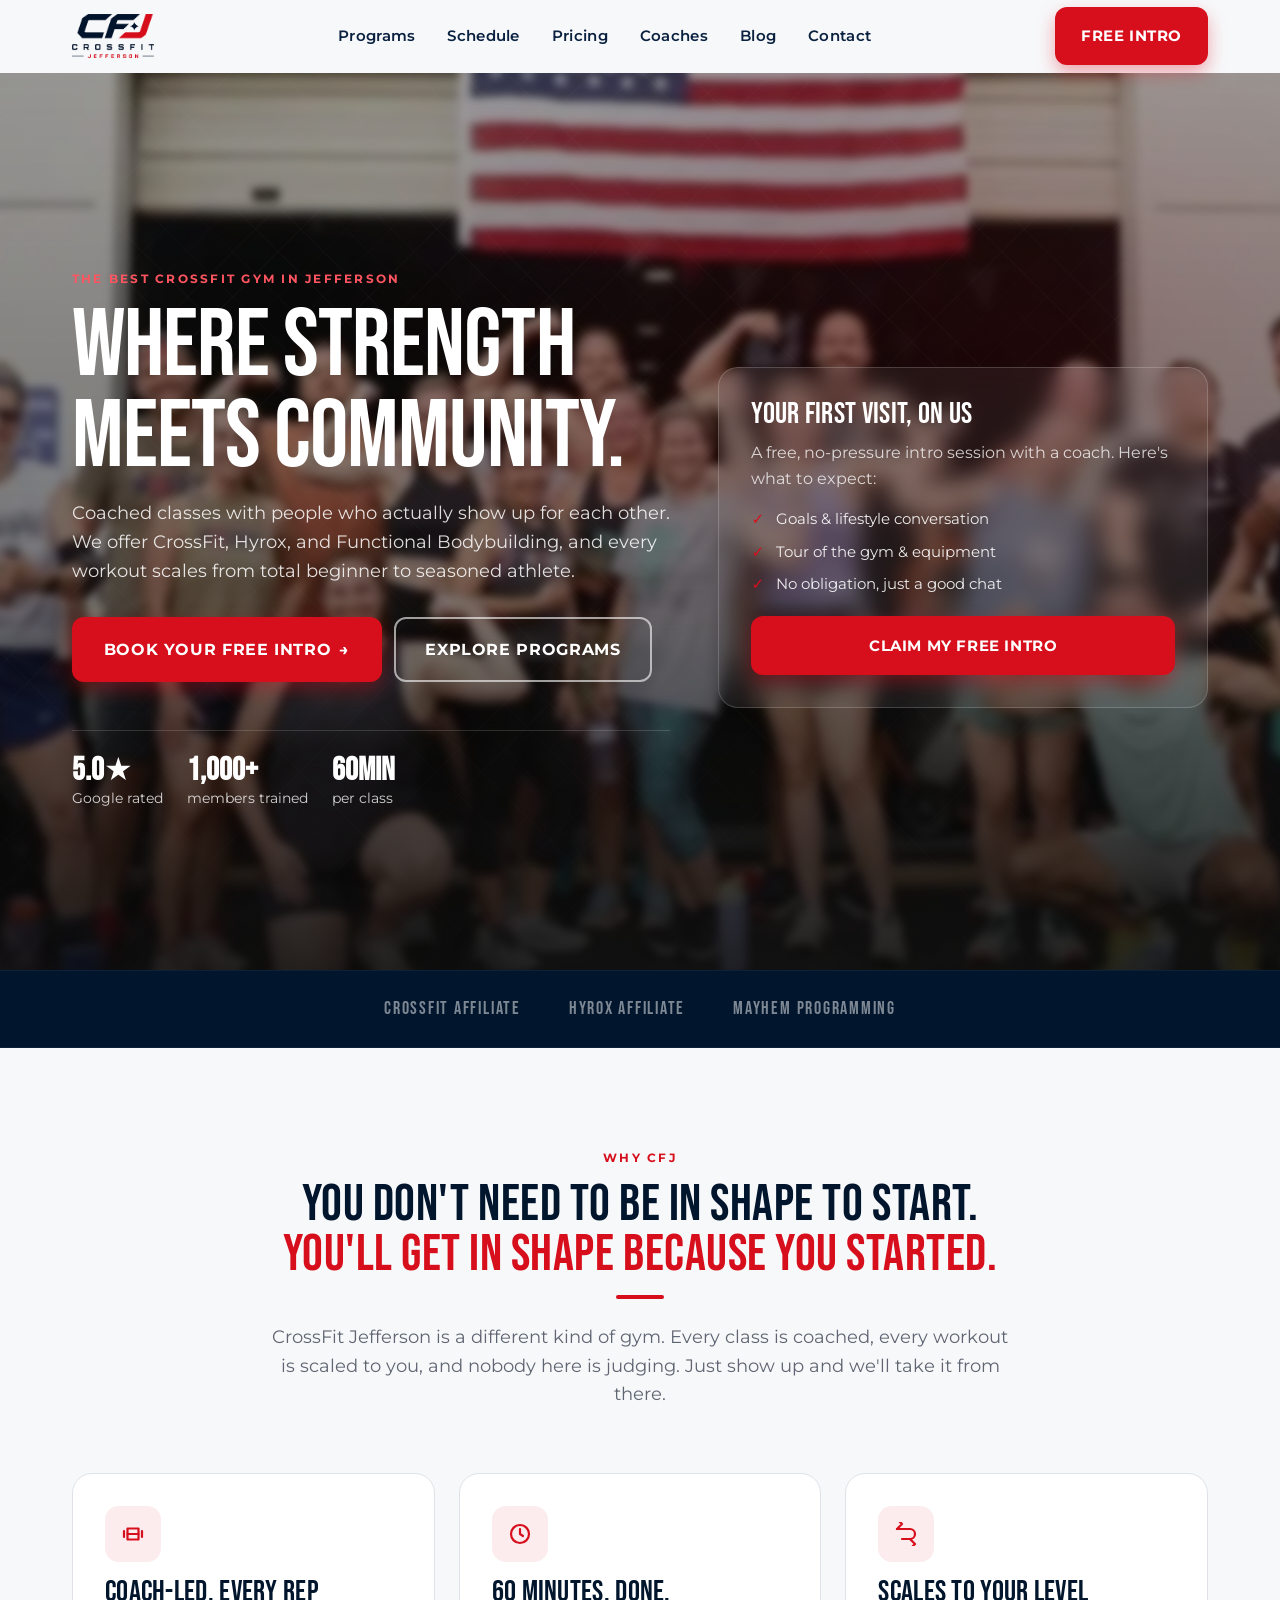
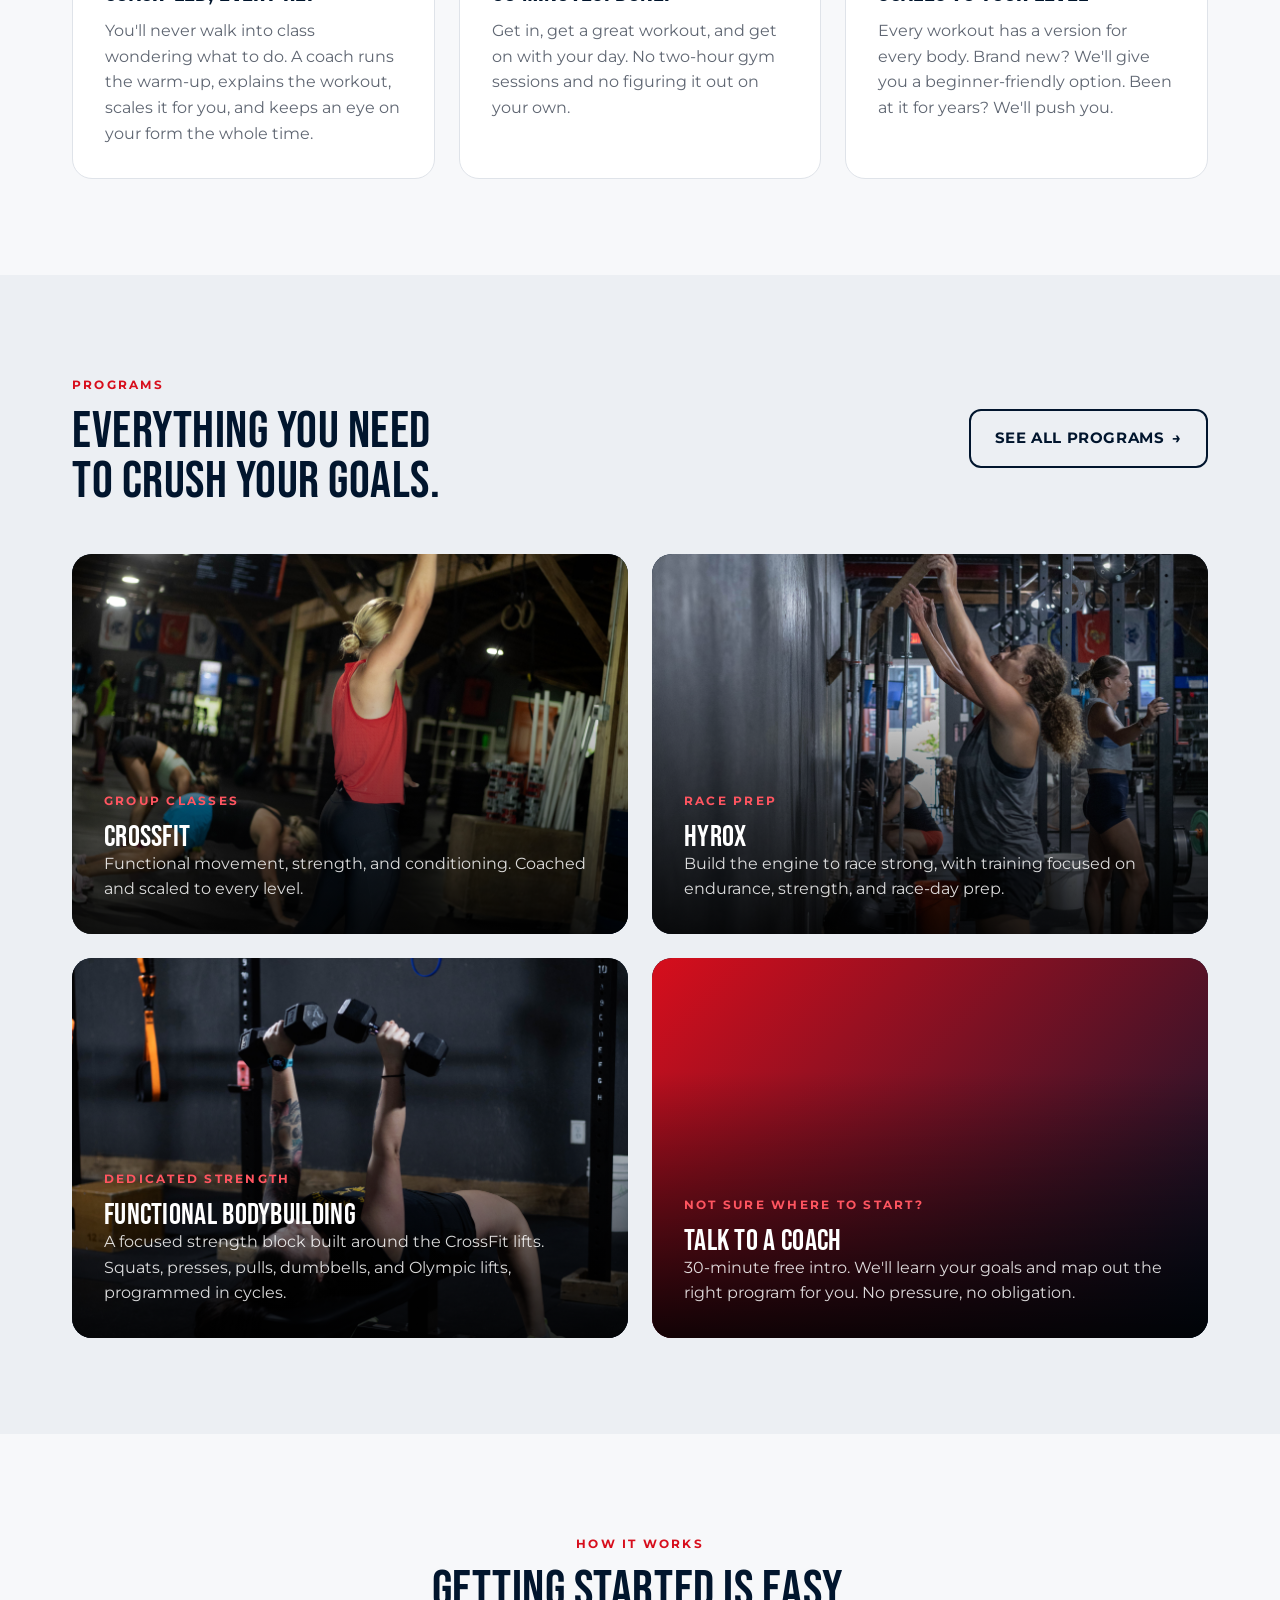
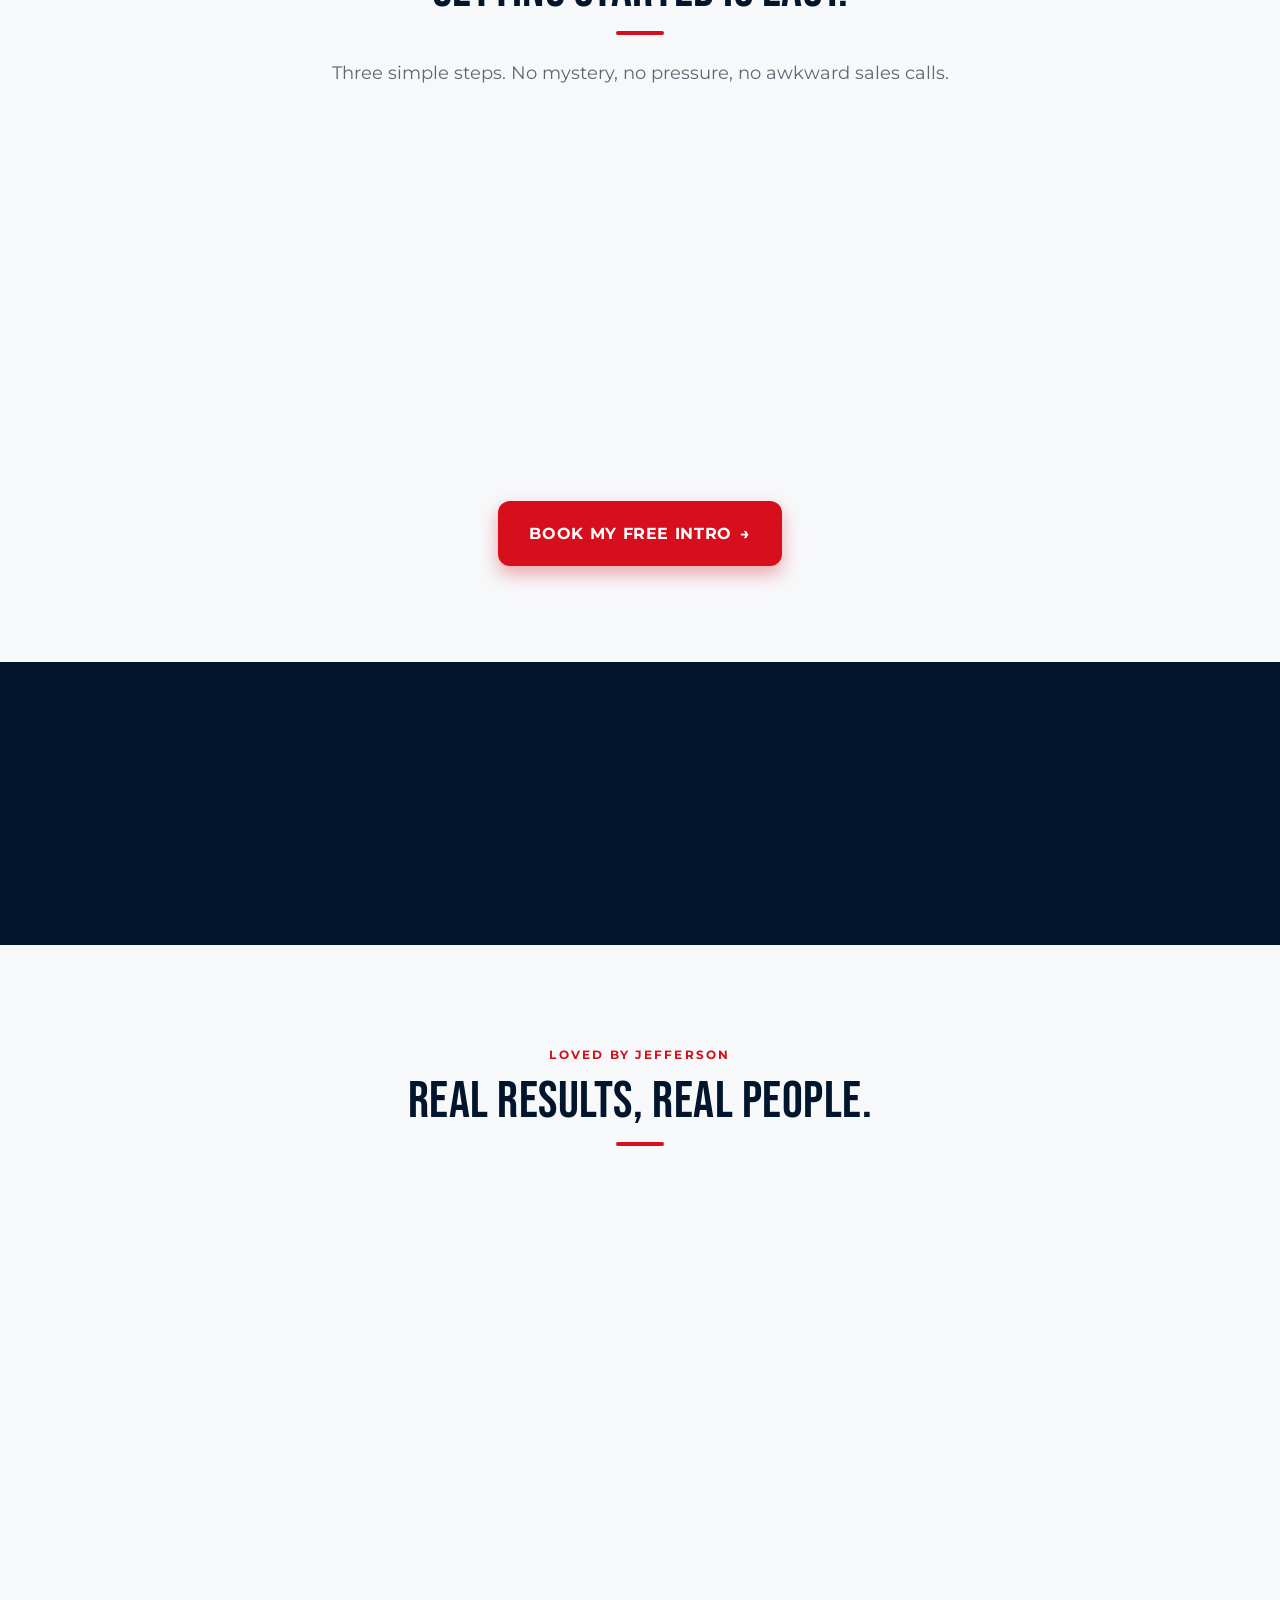
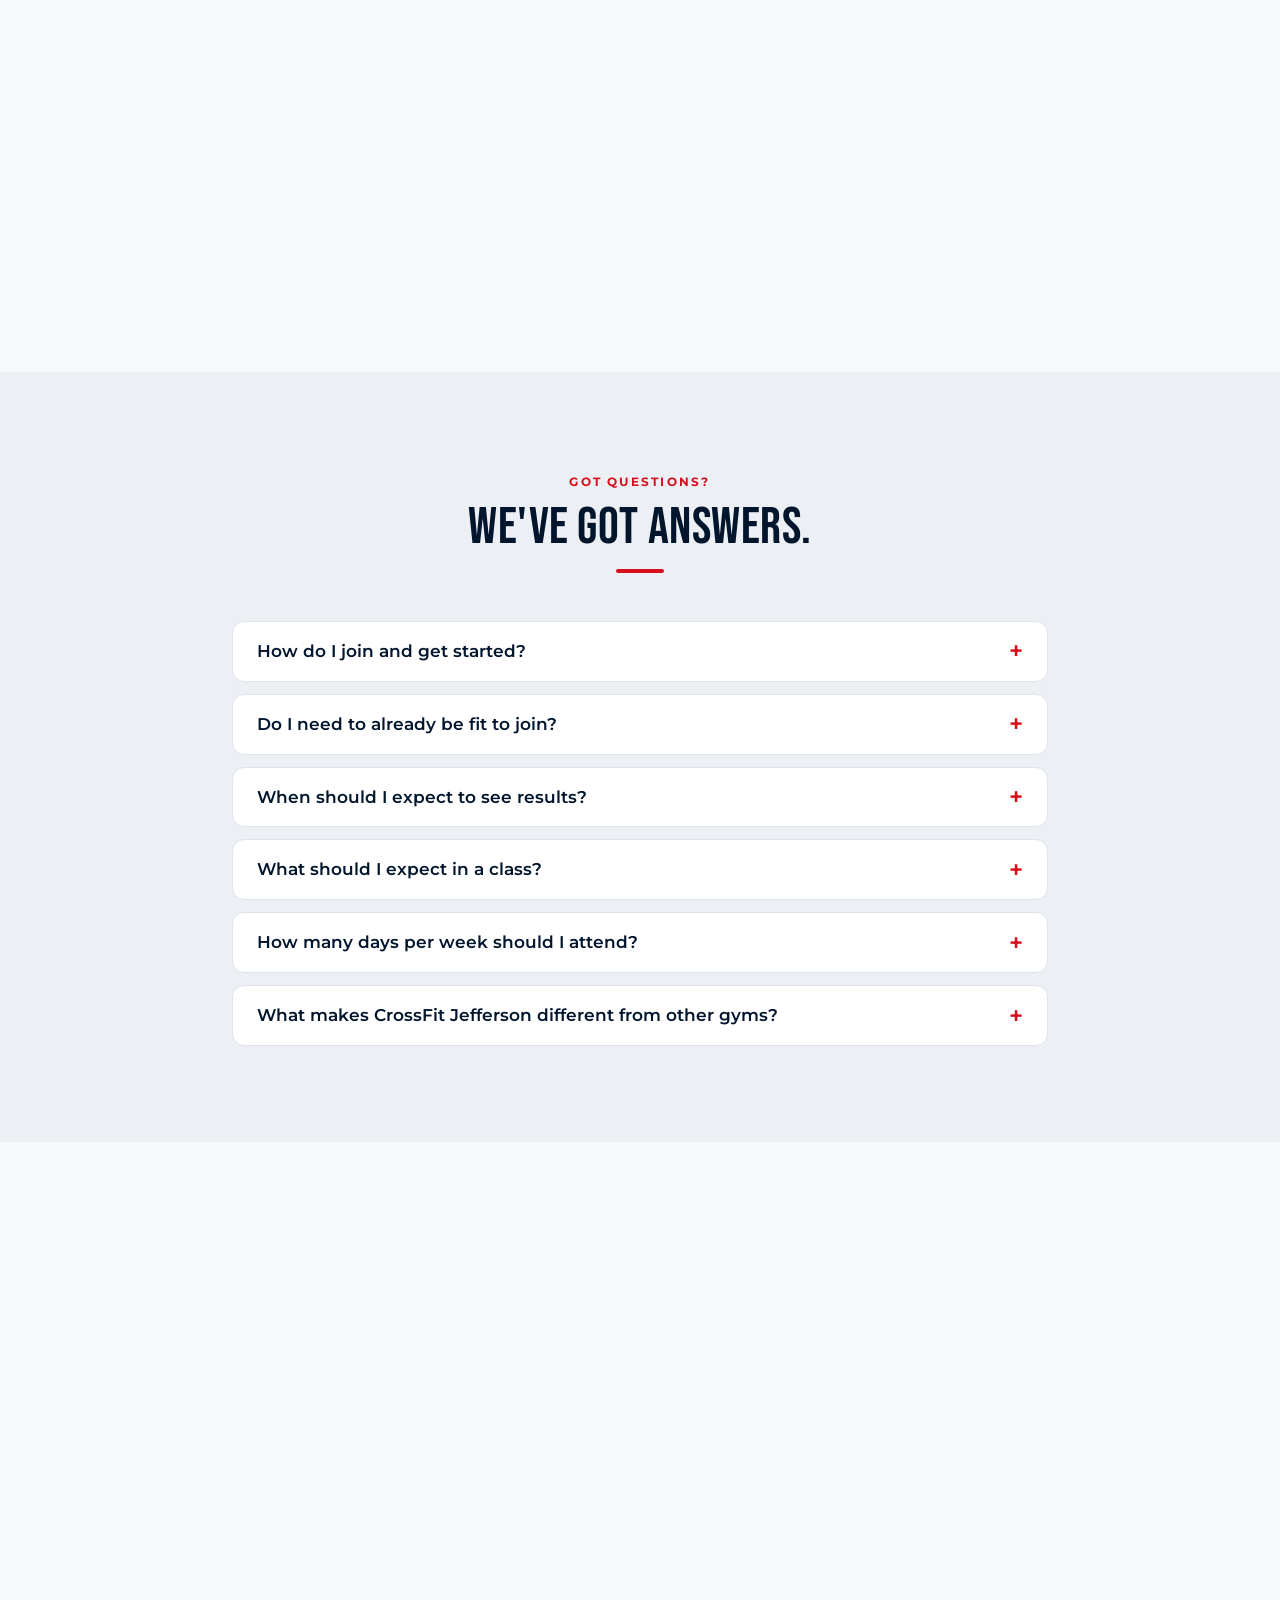
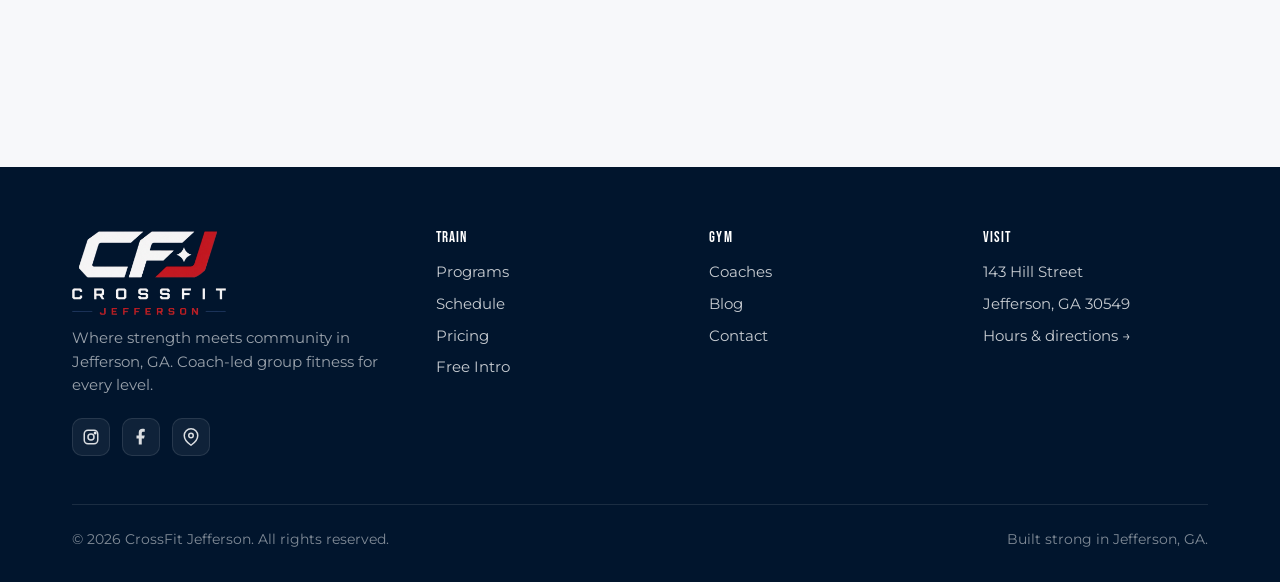
<file: index.html>
<!DOCTYPE html>
<html lang="en">
<head>
  <meta charset="UTF-8">
  <meta name="viewport" content="width=device-width, initial-scale=1, viewport-fit=cover">
  <title>CrossFit Jefferson | The Best CrossFit Gym in Jefferson, GA</title>
  <meta name="description" content="CrossFit Jefferson in Jefferson, GA. Coach-led group classes, Hyrox training, and Functional Bodybuilding. Book your free intro today.">
  <meta name="theme-color" content="#01152d">
  <meta property="og:title" content="CrossFit Jefferson | Jefferson, GA">
  <meta property="og:description" content="Where strength meets community. Book your free intro.">
  <meta property="og:type" content="website">
  <meta property="og:image" content="https://kopacrossfit.com/assets/img/cfj-logo.png">
  <meta name="twitter:card" content="summary_large_image">
  <meta name="twitter:image" content="https://kopacrossfit.com/assets/img/cfj-logo.png">
  <link rel="preconnect" href="https://fonts.googleapis.com">
  <link rel="preconnect" href="https://fonts.gstatic.com" crossorigin>
  <link href="https://fonts.googleapis.com/css2?family=Bebas+Neue&family=Montserrat:wght@400;500;600;700&display=swap" rel="stylesheet">
  <link rel="stylesheet" href="assets/css/styles.css?v=21">
  <link rel="icon" type="image/png" href="assets/img/favicon.png">
  <!-- Schema: HealthClub / LocalBusiness. Update telephone, sameAs (socials),
       and aggregateRating.reviewCount with the real Google review count. -->
  <script type="application/ld+json">
  {
    "@context": "https://schema.org",
    "@type": ["HealthClub", "LocalBusiness"],
    "@id": "https://kopacrossfit.com/#gym",
    "name": "CrossFit Jefferson",
    "alternateName": "KOPA CrossFit",
    "description": "Coach-led CrossFit, Hyrox training (official Hyrox affiliate), and Functional Bodybuilding in Jefferson, GA. Group classes scaled to every level.",
    "url": "https://kopacrossfit.com",
    "image": "https://kopacrossfit.com/assets/img/cfj-logo.png",
    "logo": "https://kopacrossfit.com/assets/img/cfj-logo.png",
    "priceRange": "$$",
    "telephone": "+17067084377",
    "email": "info@crossfitjefferson.com",
    "address": {
      "@type": "PostalAddress",
      "streetAddress": "143 Hill Street",
      "addressLocality": "Jefferson",
      "addressRegion": "GA",
      "postalCode": "30549",
      "addressCountry": "US"
    },
    "geo": {
      "@type": "GeoCoordinates",
      "latitude": 34.1175,
      "longitude": -83.5727
    },
    "openingHoursSpecification": [
      { "@type": "OpeningHoursSpecification", "dayOfWeek": ["Monday","Tuesday","Wednesday","Thursday","Friday"], "opens": "04:30", "closes": "19:30" },
      { "@type": "OpeningHoursSpecification", "dayOfWeek": "Saturday", "opens": "07:00", "closes": "09:00" }
    ],
    "areaServed": [
      {"@type":"City","name":"Jefferson"},
      {"@type":"City","name":"Commerce"},
      {"@type":"City","name":"Winder"},
      {"@type":"City","name":"Athens"},
      {"@type":"AdministrativeArea","name":"Jackson County"}
    ],
    "amenityFeature": [
      {"@type":"LocationFeatureSpecification","name":"CrossFit Affiliate","value":true},
      {"@type":"LocationFeatureSpecification","name":"Official Hyrox Affiliate","value":true},
      {"@type":"LocationFeatureSpecification","name":"Functional Bodybuilding","value":true}
    ],
    "makesOffer": [
      {"@type":"Offer","itemOffered":{"@type":"Service","name":"CrossFit Group Classes"}},
      {"@type":"Offer","itemOffered":{"@type":"Service","name":"Hyrox Race Training"}},
      {"@type":"Offer","itemOffered":{"@type":"Service","name":"Functional Bodybuilding"}}
    ],
    "sameAs": [
      "https://www.instagram.com/",
      "https://www.facebook.com/",
      "https://www.google.com/maps?q=KOPA+CrossFit+Jefferson+GA"
    ],
    "aggregateRating": {
      "@type": "AggregateRating",
      "ratingValue": "5.0",
      "reviewCount": "123",
      "bestRating": "5",
      "worstRating": "5"
    }
  }
  </script>
  <script type="application/ld+json">
  {
    "@context": "https://schema.org",
    "@type": "FAQPage",
    "mainEntity": [
      {"@type":"Question","name":"How do I join and get started?","acceptedAnswer":{"@type":"Answer","text":"Click 'Free Intro' anywhere on the page to book your no-pressure intro session. You'll tour the gym, meet a coach, and we'll talk through your goals to see if CrossFit Jefferson is the right fit. No obligation. It's just a conversation."}},
      {"@type":"Question","name":"Do I need to already be fit to join?","acceptedAnswer":{"@type":"Answer","text":"No. Most members start exactly where you are. Every workout can be scaled, so there's always a version that fits you. As you get stronger, you'll move up to the harder versions."}},
      {"@type":"Question","name":"When should I expect to see results?","acceptedAnswer":{"@type":"Answer","text":"Most members notice real fitness changes in the first 30 days. The key is showing up consistently. Three classes a week is the sweet spot for most people."}},
      {"@type":"Question","name":"What should I expect in a class?","acceptedAnswer":{"@type":"Answer","text":"60 minutes total, led by a qualified coach. Group warm-up, briefing on the workout and movements, the workout itself with the coach guiding form, and a cool-down together. You'll never be lost."}},
      {"@type":"Question","name":"How many days per week should I attend?","acceptedAnswer":{"@type":"Answer","text":"Beginners: 2–4 days a week is plenty. As you adapt, work up to 4–5. Recovery days between sessions matter, especially in your first month."}},
      {"@type":"Question","name":"What makes CrossFit Jefferson different from other gyms?","acceptedAnswer":{"@type":"Answer","text":"We've been locally owned since 2012, built to make a real impact in Jefferson. You're not a number here. Everyone knows your name. It's a community of people who actually want you to show up, no judgment, no criticism."}}
    ]
  }
  </script>
</head>
<body>

<!-- =================== HEADER =================== -->
<header class="site-header">
  <div class="container">
    <nav class="nav" aria-label="Primary">
      <a class="nav-brand" href="index.html" aria-label="CrossFit Jefferson home">
        <img src="assets/img/cfj-logo.png" alt="CrossFit Jefferson: Fitness, Family, Community" width="170" height="93">
      </a>
      <ul class="nav-links" id="primary-nav">
        <li><a href="programs.html">Programs</a></li>
        <li><a href="schedule.html">Schedule</a></li>
        <li><a href="pricing.html">Pricing</a></li>
        <li><a href="coaches.html">Coaches</a></li>
        <li><a href="blog.html">Blog</a></li>
        <li><a href="contact.html">Contact</a></li>
      </ul>
      <div class="nav-cta">
        <a href="get-started.html" class="btn btn-primary">Free Intro</a>
        <button class="nav-toggle" aria-controls="primary-nav" aria-expanded="false" aria-label="Toggle menu">
          <span></span><span></span><span></span>
        </button>
      </div>
    </nav>
  </div>
</header>

<!-- =================== HERO =================== -->
<section class="hero">
  <div class="container hero-inner">
    <div class="hero-copy">
      <span class="eyebrow" style="color:var(--brand-300)">The Best CrossFit Gym in Jefferson</span>
      <h1 class="h-display">Where strength<br>meets community.</h1>
      <p class="lead">Coached classes with people who actually show up for each other. We offer CrossFit, Hyrox, and Functional Bodybuilding, and every workout scales from total beginner to seasoned athlete.</p>
      <div class="hero-cta">
        <a href="get-started.html" class="btn btn-primary btn-lg btn-arrow">Book Your Free Intro</a>
        <a href="programs.html" class="btn btn-ghost-light btn-lg">Explore Programs</a>
      </div>
      <div class="hero-meta">
        <div><strong>5.0★</strong>Google rated</div>
        <div><strong>1,000+</strong>members trained</div>
        <div><strong>60min</strong>per class</div>
      </div>
    </div>

    <aside class="hero-card reveal" aria-label="What's included">
      <h3>Your first visit, on us</h3>
      <p style="color:rgba(255,255,255,0.78); margin-bottom: 1rem;">A free, no-pressure intro session with a coach. Here's what to expect:</p>
      <ul>
        <li>Goals & lifestyle conversation</li>
        <li>Tour of the gym & equipment</li>
        <li>No obligation, just a good chat</li>
      </ul>
      <a href="get-started.html" class="btn btn-primary full-width" style="justify-content:center; margin-top:1.25rem;">Claim My Free Intro</a>
    </aside>
  </div>
</section>

<!-- =================== TRUST STRIP =================== -->
<div class="trust">
  <div class="container trust-inner">
    <span>CROSSFIT AFFILIATE</span>
    <span>HYROX AFFILIATE</span>
    <span>MAYHEM PROGRAMMING</span>
  </div>
</div>

<!-- =================== VALUE PROPS =================== -->
<section>
  <div class="container">
    <div class="text-center" style="max-width: 740px; margin-inline:auto;">
      <span class="eyebrow">Why CFJ</span>
      <h2>You don't need to be in shape to start.<br><span style="color:var(--brand)">You'll get in shape because you started.</span></h2>
      <span class="divider center"></span>
      <p class="lead muted" style="margin-inline:auto;">CrossFit Jefferson is a different kind of gym. Every class is coached, every workout is scaled to you, and nobody here is judging. Just show up and we'll take it from there.</p>
    </div>

    <div class="grid grid-3" style="margin-top: var(--s-8);">
      <article class="card reveal">
        <div class="card-icon" aria-hidden="true">
          <svg width="24" height="24" viewBox="0 0 24 24" fill="none" stroke="currentColor" stroke-width="2.2" stroke-linecap="round" stroke-linejoin="round"><path d="M6.5 6.5h11v11h-11z"/><path d="M3 9v6"/><path d="M21 9v6"/><path d="M6.5 12h11"/></svg>
        </div>
        <h3>Coach-led, every rep</h3>
        <p>You'll never walk into class wondering what to do. A coach runs the warm-up, explains the workout, scales it for you, and keeps an eye on your form the whole time.</p>
      </article>
      <article class="card reveal">
        <div class="card-icon" aria-hidden="true">
          <svg width="24" height="24" viewBox="0 0 24 24" fill="none" stroke="currentColor" stroke-width="2.2" stroke-linecap="round" stroke-linejoin="round"><circle cx="12" cy="12" r="9"/><polyline points="12 7 12 12 15 14"/></svg>
        </div>
        <h3>60 minutes. Done.</h3>
        <p>Get in, get a great workout, and get on with your day. No two-hour gym sessions and no figuring it out on your own.</p>
      </article>
      <article class="card reveal">
        <div class="card-icon" aria-hidden="true">
          <svg width="24" height="24" viewBox="0 0 24 24" fill="none" stroke="currentColor" stroke-width="2.2" stroke-linecap="round" stroke-linejoin="round"><path d="M16 17l5 5-5 5"/><path d="M3 7h13a5 5 0 010 10H8"/><path d="M8 7l-5-5 5-5" transform="rotate(180 5.5 2)"/></svg>
        </div>
        <h3>Scales to your level</h3>
        <p>Every workout has a version for every body. Brand new? We'll give you a beginner-friendly option. Been at it for years? We'll push you.</p>
      </article>
    </div>
  </div>
</section>

<!-- =================== PROGRAMS =================== -->
<section class="bg-paper-2">
  <div class="container">
    <div class="flex flex-between flex-wrap" style="margin-bottom: var(--s-7); gap: var(--s-5);">
      <div>
        <span class="eyebrow">Programs</span>
        <h2>Everything you need<br>to crush your goals.</h2>
      </div>
      <a href="programs.html" class="btn btn-ghost btn-arrow">See All Programs</a>
    </div>

    <div class="grid grid-2">
      <a href="programs.html#crossfit" class="program-card reveal" style="--bg: url(../img/crossfit.jpg);">
        <div class="program-card-content">
          <span class="eyebrow" style="color: var(--brand-300);">Group Classes</span>
          <h3>CrossFit</h3>
          <p>Functional movement, strength, and conditioning. Coached and scaled to every level.</p>
        </div>
      </a>
      <a href="programs.html#hyrox" class="program-card reveal" style="--bg: url(../img/hyrox.jpg);">
        <div class="program-card-content">
          <span class="eyebrow" style="color: var(--brand-300);">Race Prep</span>
          <h3>Hyrox</h3>
          <p>Build the engine to race strong, with training focused on endurance, strength, and race-day prep.</p>
        </div>
      </a>
      <a href="programs.html#functional-bodybuilding" class="program-card reveal" style="--bg: url(../img/strengthhouse.jpg);">
        <div class="program-card-content">
          <span class="eyebrow" style="color: var(--brand-300);">Dedicated Strength</span>
          <h3>Functional Bodybuilding</h3>
          <p>A focused strength block built around the CrossFit lifts. Squats, presses, pulls, dumbbells, and Olympic lifts, programmed in cycles.</p>
        </div>
      </a>
      <a href="get-started.html" class="program-card reveal" style="--bg: linear-gradient(135deg, var(--brand) 0%, var(--ink) 100%);">
        <div class="program-card-content">
          <span class="eyebrow" style="color: var(--brand-300);">Not sure where to start?</span>
          <h3>Talk to a Coach</h3>
          <p>30-minute free intro. We'll learn your goals and map out the right program for you. No pressure, no obligation.</p>
        </div>
      </a>
    </div>
  </div>
</section>

<!-- =================== PROCESS =================== -->
<section>
  <div class="container">
    <div class="text-center" style="max-width: 720px; margin-inline:auto; margin-bottom: var(--s-8);">
      <span class="eyebrow">How it works</span>
      <h2>Getting started is easy.</h2>
      <span class="divider center"></span>
      <p class="lead muted" style="margin-inline:auto;">Three simple steps. No mystery, no pressure, no awkward sales calls.</p>
    </div>

    <div class="steps">
      <div class="step reveal">
        <h3>Book your free intro</h3>
        <p>Click "Free Intro" anywhere on the site. Tell us a bit about you, and we'll set up a time to meet in person at the gym.</p>
      </div>
      <div class="step reveal">
        <h3>Meet a coach &amp; tour the gym</h3>
        <p>A no-sweat, 30-minute sit-down. We'll talk through your goals, answer your questions, and show you around.</p>
      </div>
      <div class="step reveal">
        <h3>Start training & have fun</h3>
        <p>Jump right into regular classes, or join an optional Foundations class on the 1st or 3rd Tuesday of the month to brush up on the basics. Book on our app, show up, and get coached. Watch what changes in 30 days.</p>
      </div>
    </div>

    <div style="text-align:center; margin-top: var(--s-7);">
      <a href="get-started.html" class="btn btn-primary btn-lg btn-arrow">Book My Free Intro</a>
    </div>
  </div>
</section>

<!-- =================== STATS =================== -->
<section class="bg-ink">
  <div class="container">
    <div class="stats">
      <div class="stat reveal">
        <strong>5.0★</strong>
        <span>Google Rating</span>
      </div>
      <div class="stat reveal">
        <strong>1,000+</strong>
        <span>Members Trained</span>
      </div>
      <div class="stat reveal">
        <strong>60min</strong>
        <span>Per Class</span>
      </div>
      <div class="stat reveal">
        <strong>7 days</strong>
        <span>To Your First Win</span>
      </div>
    </div>
  </div>
</section>

<!-- =================== TESTIMONIALS =================== -->
<section>
  <div class="container">
    <div class="text-center" style="max-width: 720px; margin-inline:auto; margin-bottom: var(--s-8);">
      <span class="eyebrow">Loved by Jefferson</span>
      <h2>Real results, real people.</h2>
      <span class="divider center"></span>
    </div>

    <div class="grid grid-3">
      <article class="testimonial reveal">
        <div class="stars" aria-label="5 out of 5 stars">★★★★★</div>
        <blockquote>"The best decision I've ever made to improve my fitness was joining KOPA. Ashley and Hailey bring high energy and positive vibes to every session. I've made great gains in strength and endurance."</blockquote>
        <div class="who">
          <div class="avatar">BJ</div>
          <div><strong>Brent Johnston</strong><span>Member since 2023</span></div>
        </div>
      </article>
      <article class="testimonial reveal">
        <div class="stars" aria-label="5 out of 5 stars">★★★★★</div>
        <blockquote>"The instructors are knowledgeable and professional. I'd highly recommend it to anyone who needs that extra push without a personal trainer — but with a group cheering you on."</blockquote>
        <div class="who">
          <div class="avatar">MC</div>
          <div><strong>Megan Caughron</strong><span>Group classes</span></div>
        </div>
      </article>
      <article class="testimonial reveal">
        <div class="stars" aria-label="5 out of 5 stars">★★★★★</div>
        <blockquote>"My son took the teen class between sports seasons and can't wait to go back. The instructors are kind and encouraging while teaching proper form. Great gym, great people."</blockquote>
        <div class="who">
          <div class="avatar">MM</div>
          <div><strong>Mackenzie Mays</strong><span>Teen athlete parent</span></div>
        </div>
      </article>
      <article class="testimonial reveal">
        <div class="stars" aria-label="5 out of 5 stars">★★★★★</div>
        <blockquote>"Hands down the best CrossFit gym around. Great people!"</blockquote>
        <div class="who">
          <div class="avatar">DC</div>
          <div><strong>Dawson Crawley</strong><span>Member</span></div>
        </div>
      </article>
      <article class="testimonial reveal">
        <div class="stars" aria-label="5 out of 5 stars">★★★★★</div>
        <blockquote>"Love this gym — feels like family. The owners do a great job, it's exceptionally well run and they're active participants too. Thankful to be part of this community."</blockquote>
        <div class="who">
          <div class="avatar">SP</div>
          <div><strong>Susan Pearson</strong><span>Long-time member</span></div>
        </div>
      </article>
      <article class="testimonial reveal card-dark" style="display:flex;flex-direction:column;justify-content:center;background:var(--ink);color:white;border-color:var(--ink-3);border-radius:var(--radius-lg);padding:var(--s-6);">
        <h3 style="color:white;">Read more reviews</h3>
        <p style="color:rgba(255,255,255,0.75); margin-top: var(--s-3);">Hundreds of 5-star reviews from Jefferson residents who started exactly where you are.</p>
        <a href="https://www.google.com/maps?q=KOPA+CrossFit+Jefferson+GA" target="_blank" rel="noopener" class="btn btn-primary" style="margin-top: var(--s-5); align-self: flex-start;">See Google Reviews</a>
      </article>
    </div>
  </div>
</section>

<!-- =================== FAQ =================== -->
<section class="bg-paper-2">
  <div class="container container-narrow">
    <div class="text-center" style="margin-bottom: var(--s-7);">
      <span class="eyebrow">Got questions?</span>
      <h2>We've got answers.</h2>
      <span class="divider center"></span>
    </div>

    <div class="faq">
      <details>
        <summary>How do I join and get started?</summary>
        <p>Click "Free Intro" anywhere on the page to book your no-pressure intro session. You'll tour the gym, meet a coach, and we'll talk through your goals to see if CrossFit Jefferson is the right fit. No obligation. It's just a conversation.</p>
      </details>
      <details>
        <summary>Do I need to already be fit to join?</summary>
        <p>Nope. Most of our members start exactly where you are. Every workout can be scaled, so there's always a version that fits you. As you get stronger, you'll move up to the harder versions.</p>
      </details>
      <details>
        <summary>When should I expect to see results?</summary>
        <p>Most members notice real fitness changes in the first 30 days. The key is showing up consistently. Three classes a week is the sweet spot for most people.</p>
      </details>
      <details>
        <summary>What should I expect in a class?</summary>
        <p>60 minutes total, led by a qualified coach. Group warm-up, briefing on the workout and movements, the workout itself with the coach guiding form, and a cool-down together. You'll never be lost.</p>
      </details>
      <details>
        <summary>How many days per week should I attend?</summary>
        <p>Beginners: 2–4 days a week is plenty. As you adapt, work up to 4–5. Recovery days between sessions matter, especially in your first month.</p>
      </details>
      <details>
        <summary>What makes CrossFit Jefferson different from other gyms?</summary>
        <p>We've been locally owned since 2012, built to make a real impact in Jefferson. You're not a number here. Everyone knows your name. It's a community of people who actually want you to show up, no judgment, no criticism.</p>
      </details>
    </div>
  </div>
</section>

<!-- =================== FINAL CTA =================== -->
<section>
  <div class="container">
    <div class="cta-banner reveal">
      <span class="eyebrow" style="color: var(--brand-300);">Take the first step</span>
      <h2>The hardest lift is taking action.<br>Let's get you started.</h2>
      <p class="lead">Book your free intro today. We'll meet you where you are and map out a clear plan to where you want to go.</p>
      <div class="flex flex-center" style="gap: var(--s-3); flex-wrap: wrap;">
        <a href="get-started.html" class="btn btn-primary btn-lg btn-arrow">Book Free Intro</a>
      </div>
    </div>
  </div>
</section>

<!-- =================== FOOTER =================== -->
<footer class="site-footer">
  <div class="container">
    <div class="footer-grid">
      <div>
        <a class="nav-brand" href="index.html" aria-label="CrossFit Jefferson home">
          <img src="assets/img/cfj-logo-white.png" alt="CrossFit Jefferson" style="height:84px;width:auto;">
        </a>
        <p class="footer-brand-text">Where strength meets community in Jefferson, GA. Coach-led group fitness for every level.</p>
        <div class="social" style="margin-top: 1.25rem;">
          <a href="https://www.instagram.com/" target="_blank" rel="noopener" aria-label="Instagram">
            <svg width="18" height="18" viewBox="0 0 24 24" fill="none" stroke="currentColor" stroke-width="2"><rect x="3" y="3" width="18" height="18" rx="5"/><circle cx="12" cy="12" r="4"/><circle cx="17.5" cy="6.5" r="1" fill="currentColor"/></svg>
          </a>
          <a href="https://www.facebook.com/" target="_blank" rel="noopener" aria-label="Facebook">
            <svg width="18" height="18" viewBox="0 0 24 24" fill="currentColor"><path d="M13 22v-8h3l1-4h-4V7c0-1.2.5-2 2-2h2V1.2C16 1.1 15 1 13.7 1 11 1 9 2.7 9 6v4H6v4h3v8h4z"/></svg>
          </a>
          <a href="https://www.google.com/maps?q=KOPA+CrossFit+Jefferson+GA" target="_blank" rel="noopener" aria-label="Google Maps">
            <svg width="18" height="18" viewBox="0 0 24 24" fill="none" stroke="currentColor" stroke-width="2"><path d="M21 10c0 7-9 13-9 13s-9-6-9-13a9 9 0 0118 0z"/><circle cx="12" cy="10" r="3"/></svg>
          </a>
        </div>
      </div>
      <div>
        <h4>Train</h4>
        <ul>
          <li><a href="programs.html">Programs</a></li>
          <li><a href="schedule.html">Schedule</a></li>
          <li><a href="pricing.html">Pricing</a></li>
          <li><a href="get-started.html">Free Intro</a></li>
        </ul>
      </div>
      <div>
        <h4>Gym</h4>
        <ul>
          <li><a href="coaches.html">Coaches</a></li>
          <li><a href="blog.html">Blog</a></li>
          <li><a href="contact.html">Contact</a></li>
        </ul>
      </div>
      <div>
        <h4>Visit</h4>
        <ul>
          <li>143 Hill Street</li>
          <li>Jefferson, GA 30549</li>
          <li><a href="contact.html">Hours &amp; directions →</a></li>
        </ul>
      </div>
    </div>
    <div class="footer-bottom">
      <span>© <span data-year>2026</span> CrossFit Jefferson. All rights reserved.</span>
      <span>Built strong in Jefferson, GA.</span>
    </div>
  </div>
</footer>

<a href="get-started.html" class="btn btn-primary float-cta">Free Intro</a>

<script src="assets/js/main.js" defer></script>
</body>
</html>
</file>
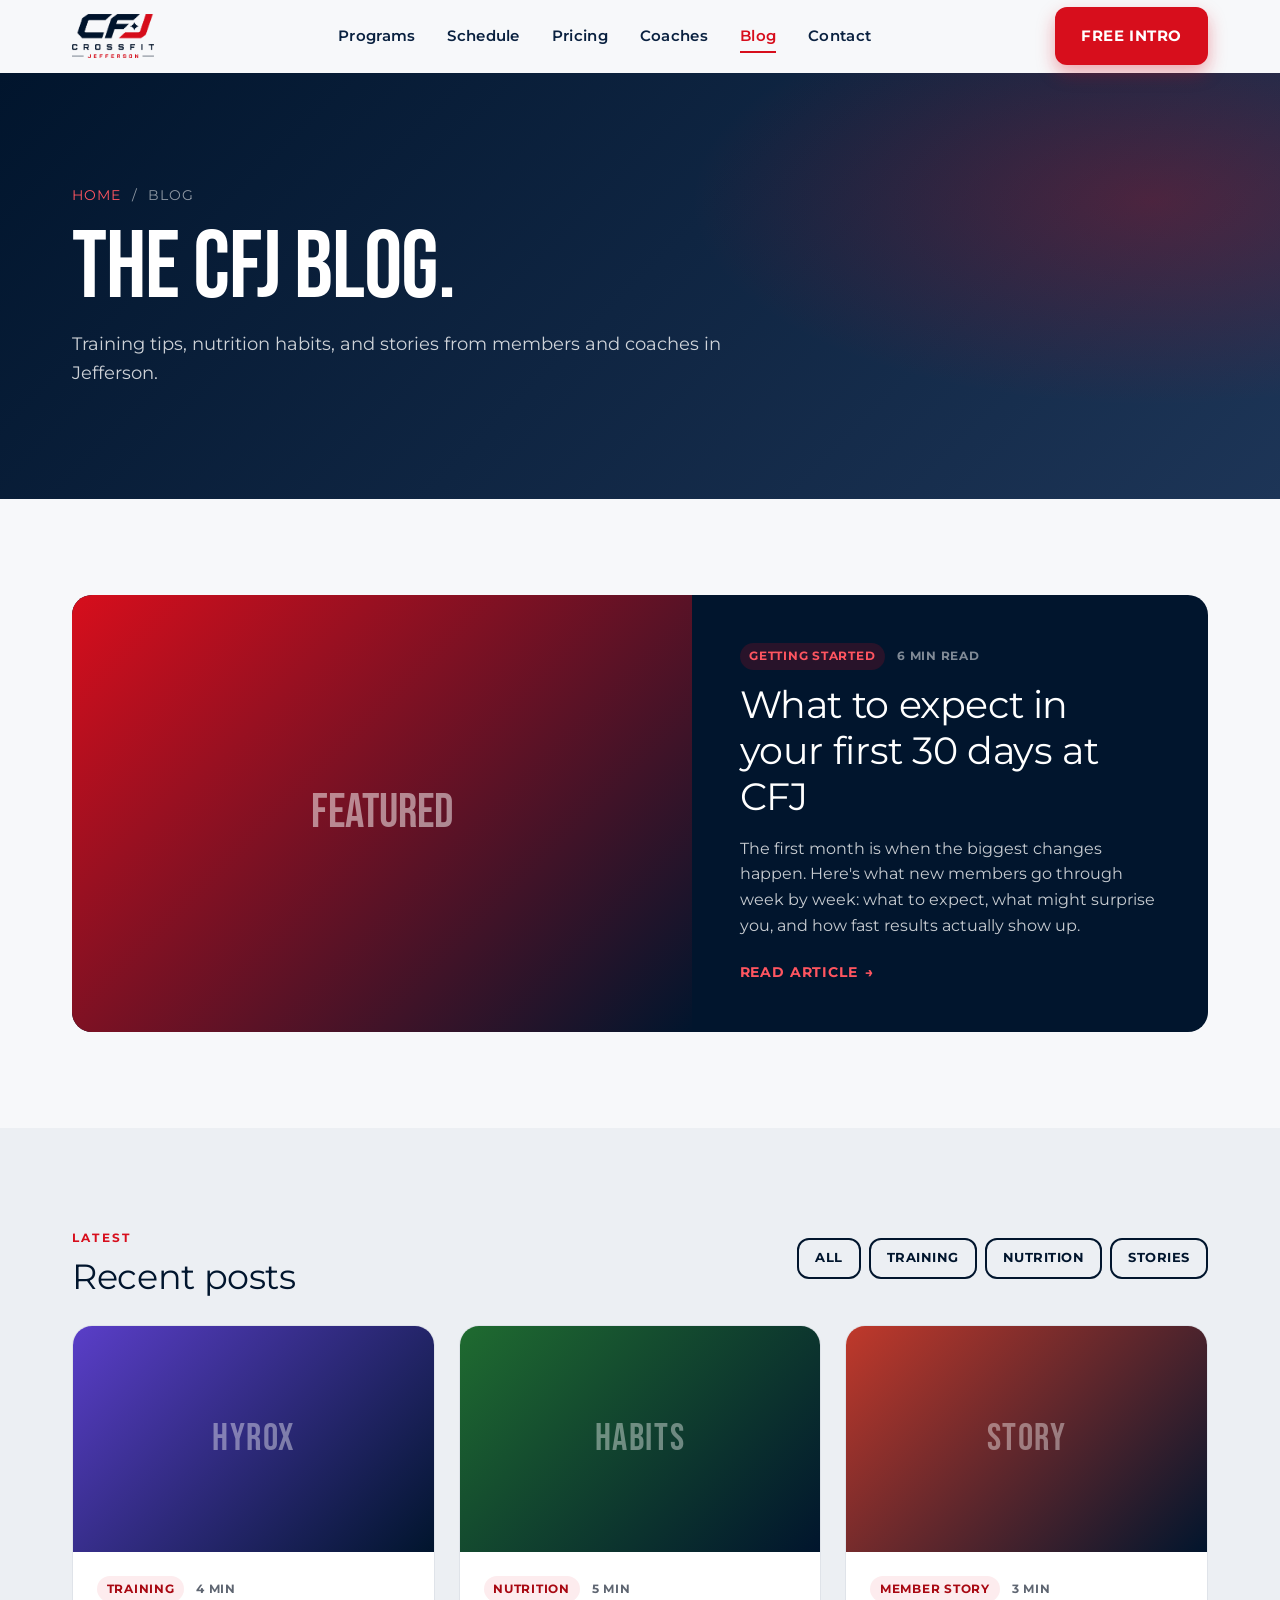
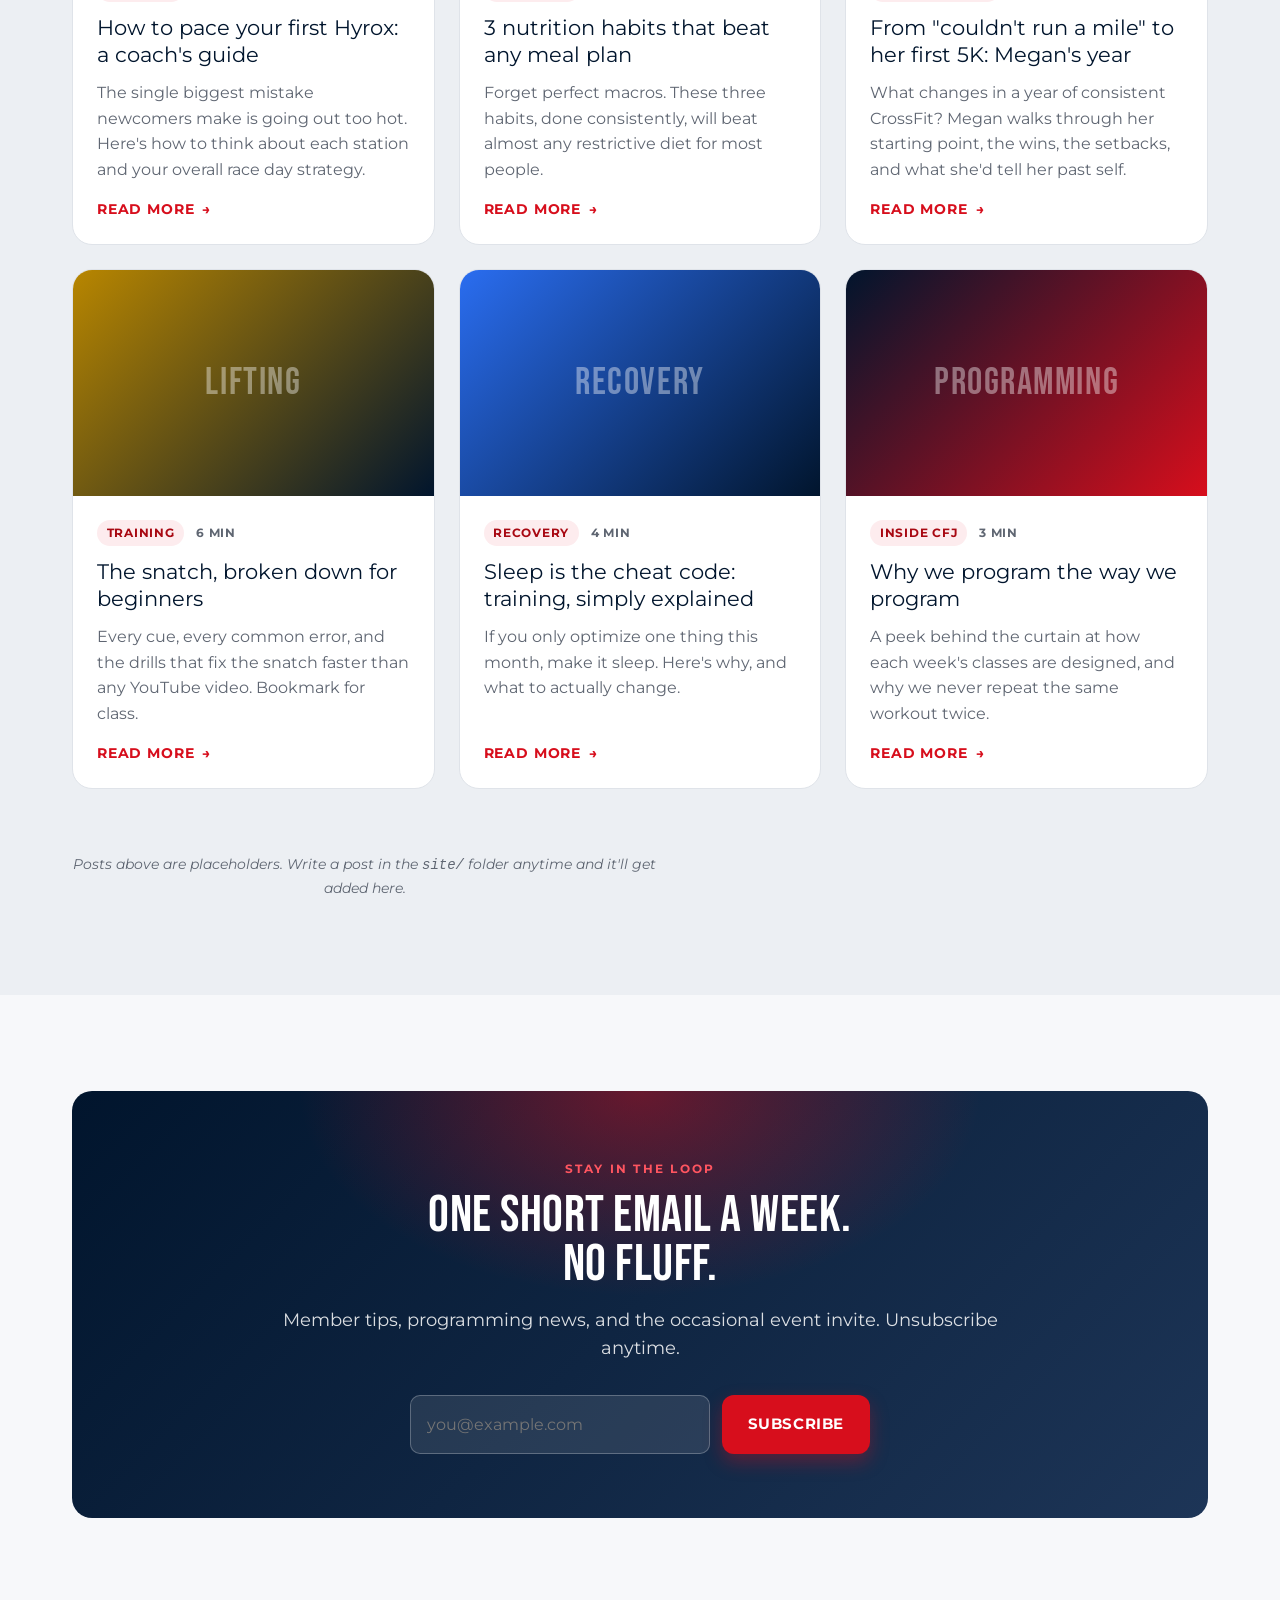
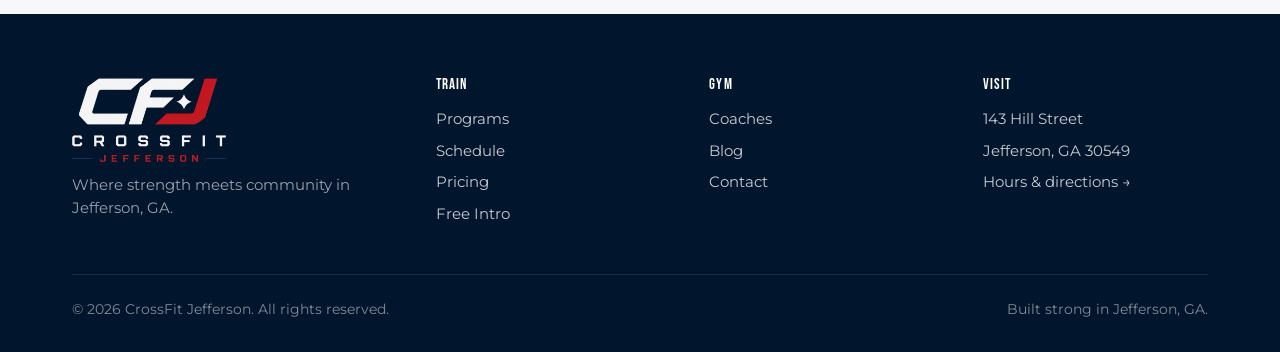
<file: blog.html>
<!DOCTYPE html>
<html lang="en">
<head>
  <meta charset="UTF-8">
  <meta name="viewport" content="width=device-width, initial-scale=1, viewport-fit=cover">
  <title>Blog · CrossFit Jefferson</title>
  <meta name="description" content="Training tips, nutrition habits, and member stories from CrossFit Jefferson in Jefferson, GA.">
  <meta name="theme-color" content="#01152d">
  <link rel="preconnect" href="https://fonts.googleapis.com">
  <link rel="preconnect" href="https://fonts.gstatic.com" crossorigin>
  <link href="https://fonts.googleapis.com/css2?family=Bebas+Neue&family=Montserrat:wght@400;500;600;700&display=swap" rel="stylesheet">
  <link rel="stylesheet" href="assets/css/styles.css?v=21">
  <link rel="icon" type="image/png" href="assets/img/favicon.png">
  <script type="application/ld+json">
  {
    "@context": "https://schema.org",
    "@type": "BreadcrumbList",
    "itemListElement": [
      {"@type":"ListItem","position":1,"name":"Home","item":"https://kopacrossfit.com/"},
      {"@type":"ListItem","position":2,"name":"Blog","item":"https://kopacrossfit.com/blog"}
    ]
  }
  </script>
  <script type="application/ld+json">
  {
    "@context":"https://schema.org",
    "@type":"Blog",
    "name":"CrossFit Jefferson Blog",
    "url":"https://kopacrossfit.com/blog",
    "publisher":{"@type":"HealthClub","name":"CrossFit Jefferson","url":"https://kopacrossfit.com"}
  }
  </script>
  <style>
    .post-card {
      background: white;
      border: 1px solid var(--line);
      border-radius: var(--radius-lg);
      overflow: hidden;
      display: flex;
      flex-direction: column;
      transition: transform var(--t-med), box-shadow var(--t-med);
    }
    .post-card:hover { transform: translateY(-4px); box-shadow: var(--shadow-lg); }
    .post-cover {
      aspect-ratio: 16 / 10;
      background: linear-gradient(135deg, var(--ink) 0%, var(--brand) 100%);
      display: grid; place-items: center;
      color: rgba(255,255,255,0.4);
      font-family: var(--font-display);
      font-size: 2.4rem;
      letter-spacing: 0.04em;
    }
    .post-cover.alt-1 { background: linear-gradient(135deg, #5a3ec8 0%, var(--ink) 100%); }
    .post-cover.alt-2 { background: linear-gradient(135deg, #1f6b30 0%, var(--ink) 100%); }
    .post-cover.alt-3 { background: linear-gradient(135deg, #c0392b 0%, var(--ink) 100%); }
    .post-cover.alt-4 { background: linear-gradient(135deg, #b88600 0%, var(--ink) 100%); }
    .post-cover.alt-5 { background: linear-gradient(135deg, #2a6df0 0%, var(--ink) 100%); }
    .post-body { padding: var(--s-5); flex: 1; display: flex; flex-direction: column; }
    .post-meta { display: flex; gap: var(--s-3); align-items: center; font-size: 0.78rem; color: var(--muted); letter-spacing: 0.06em; text-transform: uppercase; font-weight: 700; margin-bottom: var(--s-3); }
    .post-meta .pill { background: var(--brand-50); color: var(--brand-700); padding: 0.2rem 0.6rem; border-radius: 999px; }
    .post-body h3 { font-family: var(--font-body); font-size: 1.3rem; line-height: 1.3; text-transform: none; letter-spacing: 0; margin-bottom: var(--s-3); }
    .post-body p { color: var(--muted); flex: 1; }
    .post-link { color: var(--brand); font-weight: 700; font-size: 0.85rem; letter-spacing: 0.06em; text-transform: uppercase; margin-top: var(--s-4); display: inline-flex; gap: var(--s-2); align-items: center; }
    .post-link::after { content: "→"; transition: transform var(--t-fast); }
    .post-card:hover .post-link::after { transform: translateX(4px); }

    .featured-post {
      display: grid;
      grid-template-columns: 1.2fr 1fr;
      background: var(--ink);
      color: white;
      border-radius: var(--radius-lg);
      overflow: hidden;
      gap: 0;
    }
    .featured-post .cover {
      background: linear-gradient(135deg, var(--brand) 0%, var(--ink) 100%);
      min-height: 320px;
      display: grid; place-items: center;
      color: rgba(255,255,255,0.5);
      font-family: var(--font-display);
      font-size: 3rem;
    }
    .featured-post .body { padding: clamp(1.5rem, 4vw, 3rem); display: flex; flex-direction: column; justify-content: center; }
    .featured-post h2 { color: white; font-size: clamp(1.6rem, 3vw, 2.4rem); font-family: var(--font-body); text-transform: none; letter-spacing: -0.01em; line-height: 1.2; }
    .featured-post p { color: rgba(255,255,255,0.78); margin-top: var(--s-4); }

    @media (max-width: 880px) {
      .featured-post { grid-template-columns: 1fr; }
    }
  </style>
</head>
<body>

<header class="site-header">
  <div class="container">
    <nav class="nav" aria-label="Primary">
      <a class="nav-brand" href="index.html" aria-label="CrossFit Jefferson home"><img src="assets/img/cfj-logo.png" alt="CrossFit Jefferson" width="170" height="93"></a>
      <ul class="nav-links" id="primary-nav">
        <li><a href="programs.html">Programs</a></li>
        <li><a href="schedule.html">Schedule</a></li>
        <li><a href="pricing.html">Pricing</a></li>
        <li><a href="coaches.html">Coaches</a></li>
        <li><a href="blog.html">Blog</a></li>
        <li><a href="contact.html">Contact</a></li>
      </ul>
      <div class="nav-cta">
        <a href="get-started.html" class="btn btn-primary">Free Intro</a>
        <button class="nav-toggle" aria-controls="primary-nav" aria-expanded="false" aria-label="Toggle menu"><span></span><span></span><span></span></button>
      </div>
    </nav>
  </div>
</header>

<section class="page-hero">
  <div class="container">
    <div class="breadcrumb"><a href="index.html">Home</a> &nbsp;/&nbsp; Blog</div>
    <h1 class="h-display">The CFJ blog.</h1>
    <p class="lead" style="max-width: 60ch; margin-top: var(--s-4);">Training tips, nutrition habits, and stories from members and coaches in Jefferson.</p>
  </div>
</section>

<!-- Featured -->
<section>
  <div class="container">
    <article class="featured-post reveal">
      <div class="cover">FEATURED</div>
      <div class="body">
        <div class="post-meta" style="color: rgba(255,255,255,0.5);">
          <span class="pill" style="background: rgba(215,14,28,0.18); color: var(--brand-300);">Getting Started</span>
          <span>6 min read</span>
        </div>
        <h2>What to expect in your first 30 days at CFJ</h2>
        <p>The first month is when the biggest changes happen. Here's what new members go through week by week: what to expect, what might surprise you, and how fast results actually show up.</p>
        <a href="#" class="post-link" style="color: var(--brand-300); margin-top: var(--s-5);">Read article</a>
      </div>
    </article>
  </div>
</section>

<!-- Recent posts grid -->
<section class="bg-paper-2">
  <div class="container">
    <div class="flex flex-between flex-wrap" style="margin-bottom: var(--s-6); gap: var(--s-4);">
      <div>
        <span class="eyebrow">Latest</span>
        <h2 style="font-family: var(--font-body); text-transform: none; letter-spacing: -0.01em; font-size: clamp(1.6rem, 3vw, 2.2rem);">Recent posts</h2>
      </div>
      <div class="flex" style="gap: var(--s-2);">
        <a href="#" class="btn btn-ghost" style="padding: 0.5rem 1rem; font-size: 0.8rem;">All</a>
        <a href="#" class="btn btn-ghost" style="padding: 0.5rem 1rem; font-size: 0.8rem;">Training</a>
        <a href="#" class="btn btn-ghost" style="padding: 0.5rem 1rem; font-size: 0.8rem;">Nutrition</a>
        <a href="#" class="btn btn-ghost" style="padding: 0.5rem 1rem; font-size: 0.8rem;">Stories</a>
      </div>
    </div>

    <div class="grid grid-3">
      <a href="#" class="post-card reveal">
        <div class="post-cover alt-1">Hyrox</div>
        <div class="post-body">
          <div class="post-meta"><span class="pill">Training</span><span>4 min</span></div>
          <h3>How to pace your first Hyrox: a coach's guide</h3>
          <p>The single biggest mistake newcomers make is going out too hot. Here's how to think about each station and your overall race day strategy.</p>
          <span class="post-link">Read more</span>
        </div>
      </a>
      <a href="#" class="post-card reveal">
        <div class="post-cover alt-2">Habits</div>
        <div class="post-body">
          <div class="post-meta"><span class="pill">Nutrition</span><span>5 min</span></div>
          <h3>3 nutrition habits that beat any meal plan</h3>
          <p>Forget perfect macros. These three habits, done consistently, will beat almost any restrictive diet for most people.</p>
          <span class="post-link">Read more</span>
        </div>
      </a>
      <a href="#" class="post-card reveal">
        <div class="post-cover alt-3">Story</div>
        <div class="post-body">
          <div class="post-meta"><span class="pill">Member story</span><span>3 min</span></div>
          <h3>From "couldn't run a mile" to her first 5K: Megan's year</h3>
          <p>What changes in a year of consistent CrossFit? Megan walks through her starting point, the wins, the setbacks, and what she'd tell her past self.</p>
          <span class="post-link">Read more</span>
        </div>
      </a>
      <a href="#" class="post-card reveal">
        <div class="post-cover alt-4">Lifting</div>
        <div class="post-body">
          <div class="post-meta"><span class="pill">Training</span><span>6 min</span></div>
          <h3>The snatch, broken down for beginners</h3>
          <p>Every cue, every common error, and the drills that fix the snatch faster than any YouTube video. Bookmark for class.</p>
          <span class="post-link">Read more</span>
        </div>
      </a>
      <a href="#" class="post-card reveal">
        <div class="post-cover alt-5">Recovery</div>
        <div class="post-body">
          <div class="post-meta"><span class="pill">Recovery</span><span>4 min</span></div>
          <h3>Sleep is the cheat code: training, simply explained</h3>
          <p>If you only optimize one thing this month, make it sleep. Here's why, and what to actually change.</p>
          <span class="post-link">Read more</span>
        </div>
      </a>
      <a href="#" class="post-card reveal">
        <div class="post-cover">Programming</div>
        <div class="post-body">
          <div class="post-meta"><span class="pill">Inside CFJ</span><span>3 min</span></div>
          <h3>Why we program the way we program</h3>
          <p>A peek behind the curtain at how each week's classes are designed, and why we never repeat the same workout twice.</p>
          <span class="post-link">Read more</span>
        </div>
      </a>
    </div>

    <p class="text-center small mt-8 muted"><em>Posts above are placeholders. Write a post in the <code>site/</code> folder anytime and it'll get added here.</em></p>
  </div>
</section>

<!-- Newsletter / CTA -->
<section>
  <div class="container">
    <div class="cta-banner reveal">
      <span class="eyebrow" style="color: var(--brand-300);">Stay in the loop</span>
      <h2>One short email a week.<br>No fluff.</h2>
      <p class="lead">Member tips, programming news, and the occasional event invite. Unsubscribe anytime.</p>
      <form action="https://formspree.io/f/YOUR_FORM_ID" method="POST" style="display: flex; gap: var(--s-3); max-width: 460px; margin: var(--s-4) auto 0; flex-wrap: wrap;">
        <input type="email" name="email" placeholder="you@example.com" required style="flex: 1; min-width: 220px; padding: 0.95rem 1rem; background: rgba(255,255,255,0.1); border: 1px solid rgba(255,255,255,0.25); border-radius: 10px; color: white; font-size: 1rem;">
        <button type="submit" class="btn btn-primary">Subscribe</button>
      </form>
    </div>
  </div>
</section>

<footer class="site-footer">
  <div class="container">
    <div class="footer-grid">
      <div>
        <a class="nav-brand" href="index.html" aria-label="CrossFit Jefferson home"><img src="assets/img/cfj-logo-white.png" alt="CrossFit Jefferson" style="height:84px;width:auto;"></a>
        <p class="footer-brand-text">Where strength meets community in Jefferson, GA.</p>
      </div>
      <div><h4>Train</h4><ul><li><a href="programs.html">Programs</a></li><li><a href="schedule.html">Schedule</a></li><li><a href="pricing.html">Pricing</a></li><li><a href="get-started.html">Free Intro</a></li></ul></div>
      <div><h4>Gym</h4><ul><li><a href="coaches.html">Coaches</a></li><li><a href="blog.html">Blog</a></li><li><a href="contact.html">Contact</a></li></ul></div>
      <div><h4>Visit</h4><ul><li>143 Hill Street</li><li>Jefferson, GA 30549</li><li><a href="contact.html">Hours &amp; directions →</a></li></ul></div>
    </div>
    <div class="footer-bottom">
      <span>© <span data-year>2026</span> CrossFit Jefferson. All rights reserved.</span>
      <span>Built strong in Jefferson, GA.</span>
    </div>
  </div>
</footer>

<a href="get-started.html" class="btn btn-primary float-cta">Free Intro</a>

<script src="assets/js/main.js" defer></script>
</body>
</html>
</file>
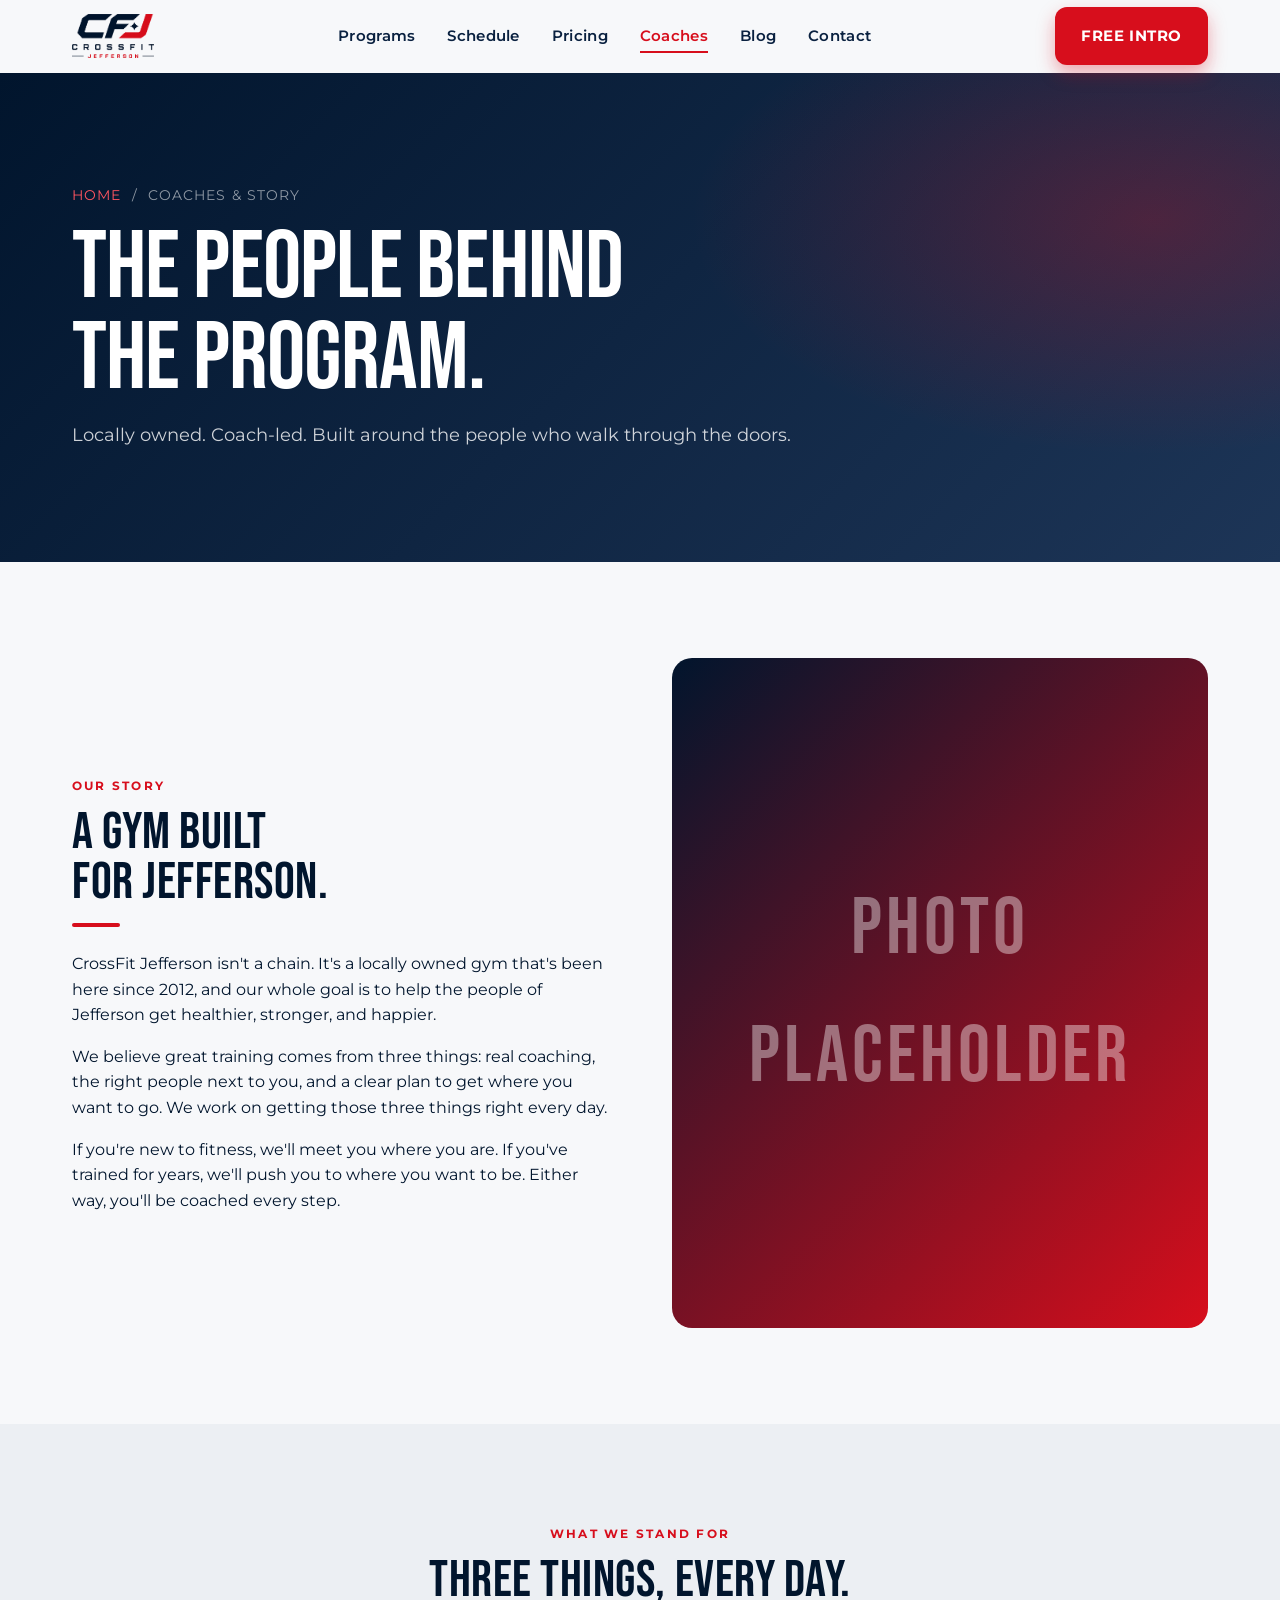
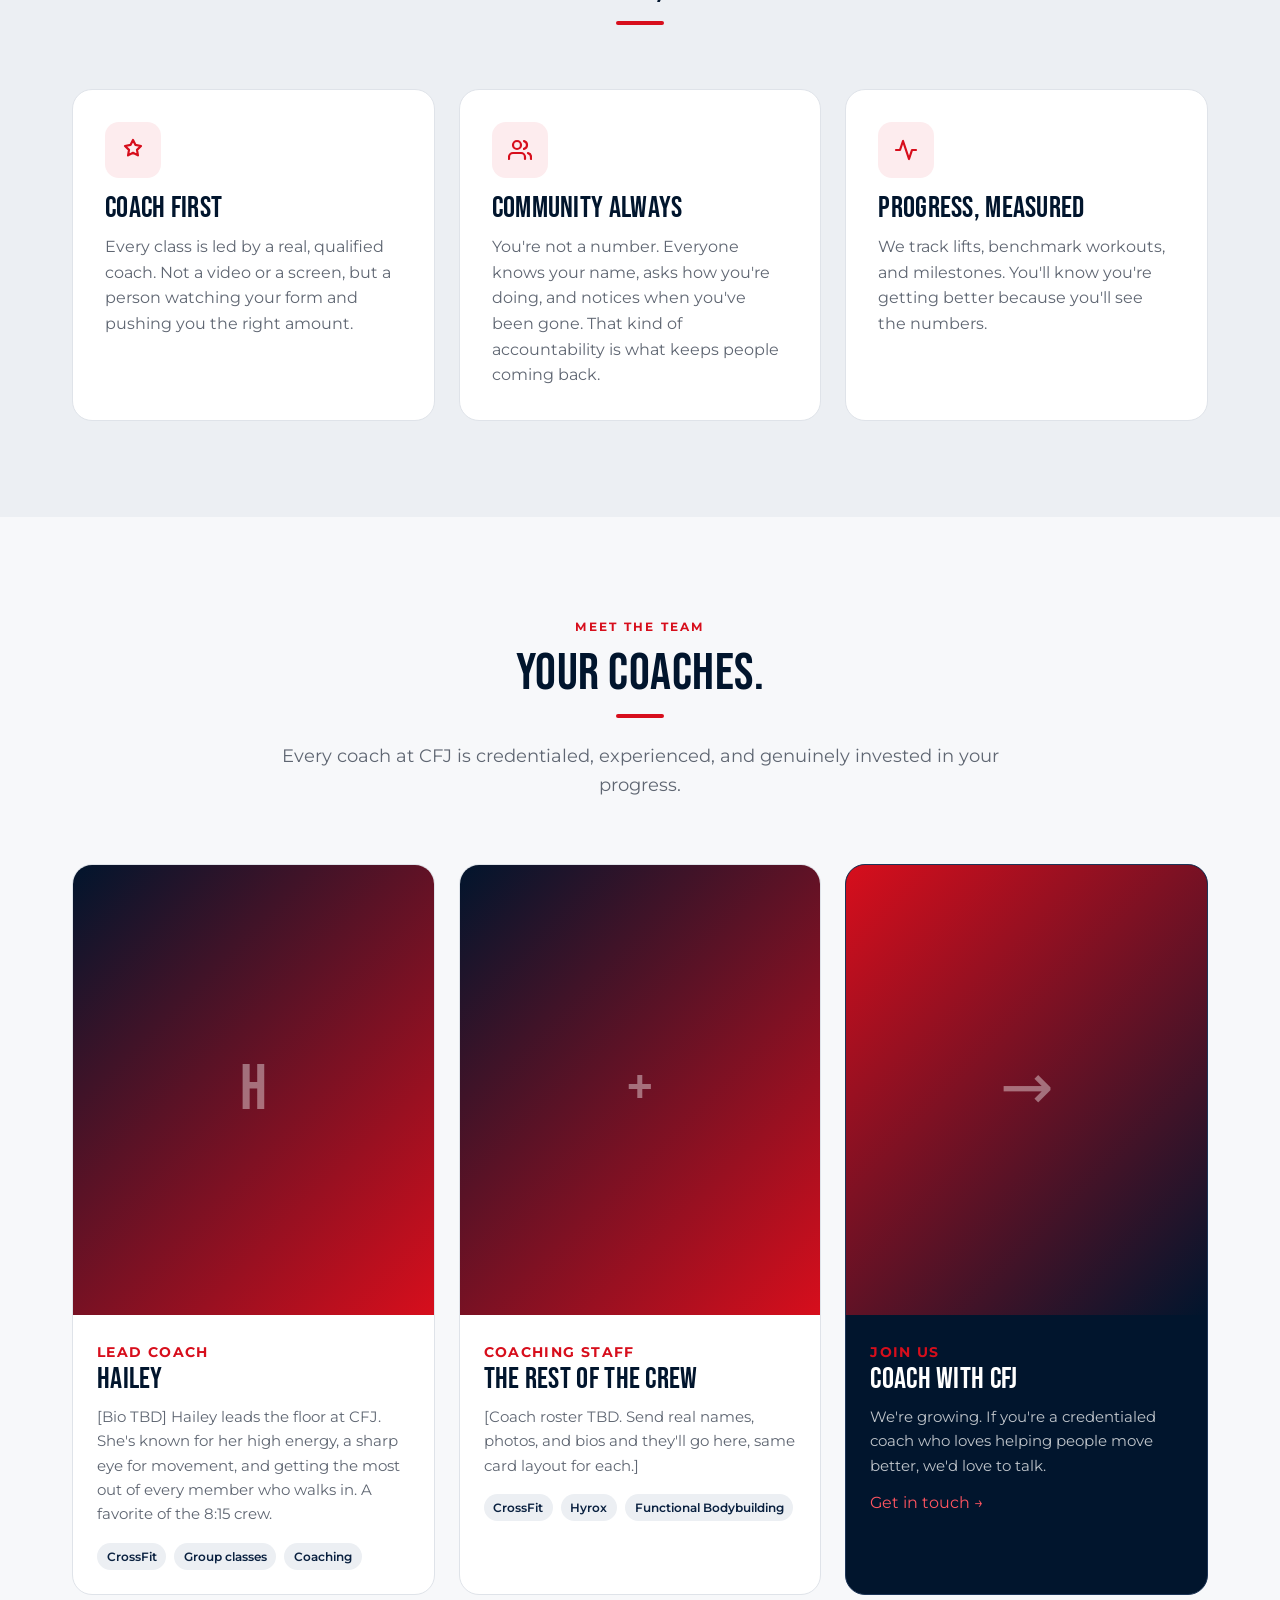
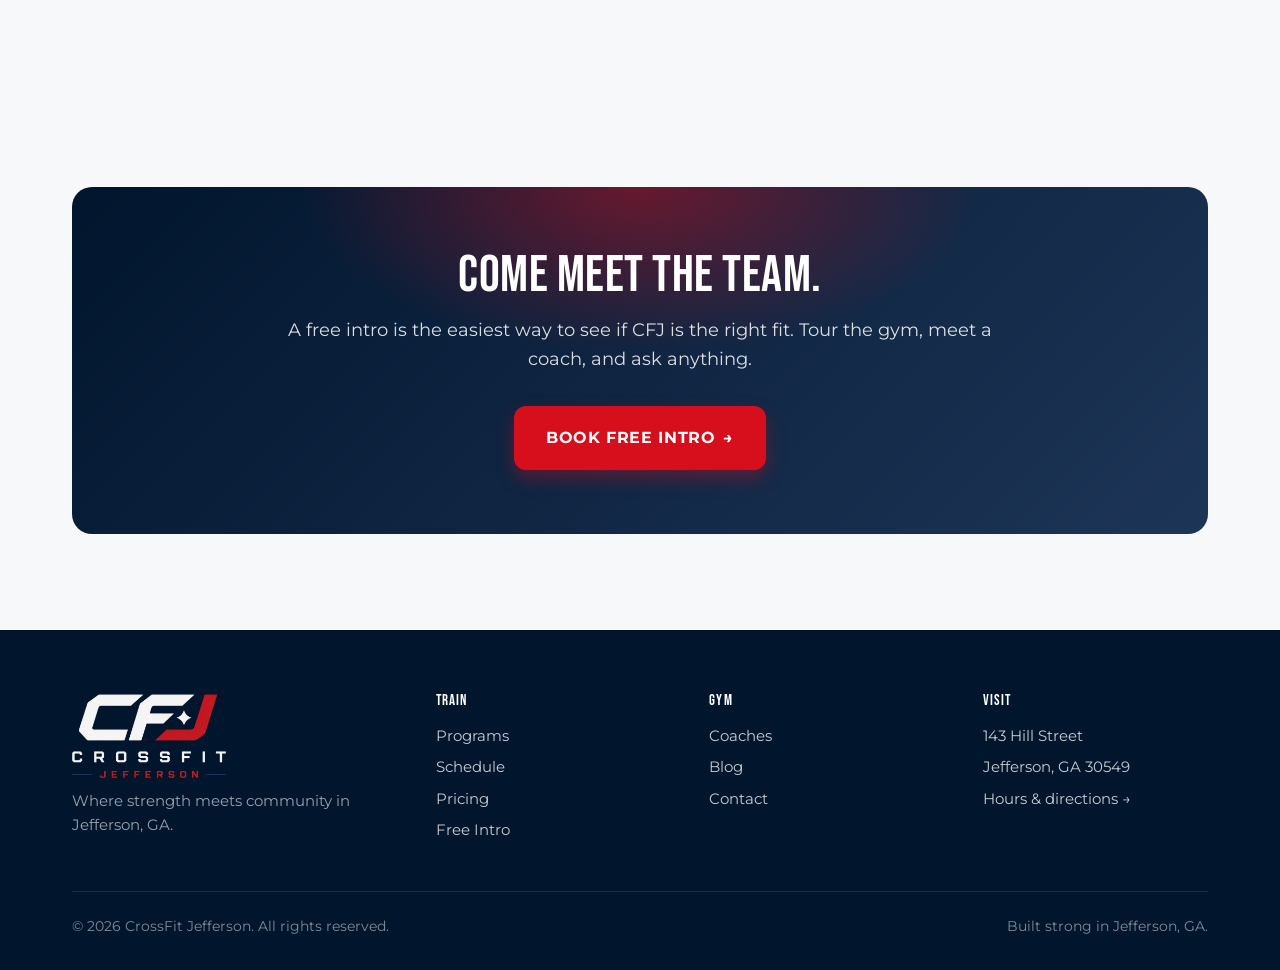
<file: coaches.html>
<!DOCTYPE html>
<html lang="en">
<head>
  <meta charset="UTF-8">
  <meta name="viewport" content="width=device-width, initial-scale=1, viewport-fit=cover">
  <title>Coaches & Our Story · CrossFit Jefferson</title>
  <meta name="description" content="Meet the coaches at CrossFit Jefferson in Jefferson, GA. The people who built this gym and lead every class.">
  <meta name="theme-color" content="#01152d">
  <link rel="preconnect" href="https://fonts.googleapis.com">
  <link rel="preconnect" href="https://fonts.gstatic.com" crossorigin>
  <link href="https://fonts.googleapis.com/css2?family=Bebas+Neue&family=Montserrat:wght@400;500;600;700&display=swap" rel="stylesheet">
  <link rel="stylesheet" href="assets/css/styles.css?v=21">
  <link rel="icon" type="image/png" href="assets/img/favicon.png">
  <script type="application/ld+json">
  {
    "@context": "https://schema.org",
    "@type": "BreadcrumbList",
    "itemListElement": [
      {"@type":"ListItem","position":1,"name":"Home","item":"https://kopacrossfit.com/"},
      {"@type":"ListItem","position":2,"name":"Coaches & Story","item":"https://kopacrossfit.com/coaches"}
    ]
  }
  </script>
  <script type="application/ld+json">
  {
    "@context":"https://schema.org",
    "@type":"AboutPage",
    "name":"About CrossFit Jefferson & Our Coaches",
    "about":{"@type":"HealthClub","name":"CrossFit Jefferson","url":"https://kopacrossfit.com"}
  }
  </script>
</head>
<body>

<header class="site-header">
  <div class="container">
    <nav class="nav" aria-label="Primary">
      <a class="nav-brand" href="index.html" aria-label="CrossFit Jefferson home"><img src="assets/img/cfj-logo.png" alt="CrossFit Jefferson" width="170" height="93"></a>
      <ul class="nav-links" id="primary-nav">
        <li><a href="programs.html">Programs</a></li>
        <li><a href="schedule.html">Schedule</a></li>
        <li><a href="pricing.html">Pricing</a></li>
        <li><a href="coaches.html">Coaches</a></li>
        <li><a href="blog.html">Blog</a></li>
        <li><a href="contact.html">Contact</a></li>
      </ul>
      <div class="nav-cta">
        <a href="get-started.html" class="btn btn-primary">Free Intro</a>
        <button class="nav-toggle" aria-controls="primary-nav" aria-expanded="false" aria-label="Toggle menu"><span></span><span></span><span></span></button>
      </div>
    </nav>
  </div>
</header>

<section class="page-hero">
  <div class="container">
    <div class="breadcrumb"><a href="index.html">Home</a> &nbsp;/&nbsp; Coaches &amp; Story</div>
    <h1 class="h-display">The people behind<br>the program.</h1>
    <p class="lead" style="max-width: 60ch; margin-top: var(--s-4);">Locally owned. Coach-led. Built around the people who walk through the doors.</p>
  </div>
</section>

<!-- Story -->
<section>
  <div class="container">
    <div class="grid grid-2" style="align-items: center; gap: var(--s-8);">
      <div class="reveal">
        <span class="eyebrow">Our story</span>
        <h2>A gym built<br>for Jefferson.</h2>
        <span class="divider"></span>
        <p>CrossFit Jefferson isn't a chain. It's a locally owned gym that's been here since 2012, and our whole goal is to help the people of Jefferson get healthier, stronger, and happier.</p>
        <p style="margin-top: var(--s-4);">We believe great training comes from three things: real coaching, the right people next to you, and a clear plan to get where you want to go. We work on getting those three things right every day.</p>
        <p style="margin-top: var(--s-4);">If you're new to fitness, we'll meet you where you are. If you've trained for years, we'll push you to where you want to be. Either way, you'll be coached every step.</p>
      </div>
      <div class="reveal" style="background: linear-gradient(135deg, var(--ink) 0%, var(--brand) 100%); border-radius: var(--radius-lg); aspect-ratio: 4/5; display:grid; place-items:center; color: rgba(255,255,255,0.4); font-family: var(--font-display); font-size: 5rem; letter-spacing: 0.05em; padding: 2rem; text-align:center;">
        Photo<br>placeholder
      </div>
    </div>
  </div>
</section>

<!-- Values -->
<section class="bg-paper-2">
  <div class="container">
    <div class="text-center" style="margin-bottom: var(--s-8); max-width: 700px; margin-inline: auto;">
      <span class="eyebrow">What we stand for</span>
      <h2>Three things, every day.</h2>
      <span class="divider center"></span>
    </div>
    <div class="grid grid-3">
      <article class="card reveal">
        <div class="card-icon" aria-hidden="true">
          <svg width="24" height="24" viewBox="0 0 24 24" fill="none" stroke="currentColor" stroke-width="2.2" stroke-linecap="round" stroke-linejoin="round"><path d="M12 2l2.39 4.84L20 8l-4 3.9.94 5.5L12 14.77l-4.94 2.6L8 11.9 4 8l5.61-1.16z"/></svg>
        </div>
        <h3>Coach first</h3>
        <p>Every class is led by a real, qualified coach. Not a video or a screen, but a person watching your form and pushing you the right amount.</p>
      </article>
      <article class="card reveal">
        <div class="card-icon" aria-hidden="true">
          <svg width="24" height="24" viewBox="0 0 24 24" fill="none" stroke="currentColor" stroke-width="2.2" stroke-linecap="round" stroke-linejoin="round"><path d="M17 21v-2a4 4 0 0 0-4-4H5a4 4 0 0 0-4 4v2"/><circle cx="9" cy="7" r="4"/><path d="M23 21v-2a4 4 0 0 0-3-3.87"/><path d="M16 3.13a4 4 0 0 1 0 7.75"/></svg>
        </div>
        <h3>Community always</h3>
        <p>You're not a number. Everyone knows your name, asks how you're doing, and notices when you've been gone. That kind of accountability is what keeps people coming back.</p>
      </article>
      <article class="card reveal">
        <div class="card-icon" aria-hidden="true">
          <svg width="24" height="24" viewBox="0 0 24 24" fill="none" stroke="currentColor" stroke-width="2.2" stroke-linecap="round" stroke-linejoin="round"><polyline points="22 12 18 12 15 21 9 3 6 12 2 12"/></svg>
        </div>
        <h3>Progress, measured</h3>
        <p>We track lifts, benchmark workouts, and milestones. You'll know you're getting better because you'll see the numbers.</p>
      </article>
    </div>
  </div>
</section>

<!-- Coaches -->
<section>
  <div class="container">
    <div class="text-center" style="margin-bottom: var(--s-8);">
      <span class="eyebrow">Meet the team</span>
      <h2>Your coaches.</h2>
      <span class="divider center"></span>
      <p class="lead muted" style="margin-inline: auto; max-width: 60ch;">Every coach at CFJ is credentialed, experienced, and genuinely invested in your progress.</p>
    </div>

    <div class="grid grid-3">
      <article class="coach reveal">
        <div class="coach-photo" aria-hidden="true">H</div>
        <div class="coach-body">
          <span class="role">Lead Coach</span>
          <h3>Hailey</h3>
          <p>[Bio TBD] Hailey leads the floor at CFJ. She's known for her high energy, a sharp eye for movement, and getting the most out of every member who walks in. A favorite of the 8:15 crew.</p>
          <div class="coach-tags"><span>CrossFit</span><span>Group classes</span><span>Coaching</span></div>
        </div>
      </article>
      <article class="coach reveal">
        <div class="coach-photo" aria-hidden="true">+</div>
        <div class="coach-body">
          <span class="role">Coaching staff</span>
          <h3>The rest of the crew</h3>
          <p>[Coach roster TBD. Send real names, photos, and bios and they'll go here, same card layout for each.]</p>
          <div class="coach-tags"><span>CrossFit</span><span>Hyrox</span><span>Functional Bodybuilding</span></div>
        </div>
      </article>
      <article class="coach reveal" style="background: var(--ink); color: white; border-color: var(--ink-3);">
        <div class="coach-photo" aria-hidden="true" style="background: linear-gradient(135deg, var(--brand) 0%, var(--ink) 100%);">→</div>
        <div class="coach-body">
          <span class="role">Join us</span>
          <h3 style="color: white;">Coach with CFJ</h3>
          <p style="color: rgba(255,255,255,0.75);">We're growing. If you're a credentialed coach who loves helping people move better, we'd love to talk.</p>
          <a href="contact.html" class="card-link" style="color: var(--brand-300); margin-top: var(--s-3); display: inline-flex;">Get in touch →</a>
        </div>
      </article>
    </div>
  </div>
</section>

<!-- CTA -->
<section>
  <div class="container">
    <div class="cta-banner reveal">
      <h2>Come meet the team.</h2>
      <p class="lead">A free intro is the easiest way to see if CFJ is the right fit. Tour the gym, meet a coach, and ask anything.</p>
      <div class="flex flex-center" style="gap: var(--s-3); flex-wrap: wrap;">
        <a href="get-started.html" class="btn btn-primary btn-lg btn-arrow">Book Free Intro</a>
      </div>
    </div>
  </div>
</section>

<footer class="site-footer">
  <div class="container">
    <div class="footer-grid">
      <div>
        <a class="nav-brand" href="index.html" aria-label="CrossFit Jefferson home"><img src="assets/img/cfj-logo-white.png" alt="CrossFit Jefferson" style="height:84px;width:auto;"></a>
        <p class="footer-brand-text">Where strength meets community in Jefferson, GA.</p>
      </div>
      <div><h4>Train</h4><ul><li><a href="programs.html">Programs</a></li><li><a href="schedule.html">Schedule</a></li><li><a href="pricing.html">Pricing</a></li><li><a href="get-started.html">Free Intro</a></li></ul></div>
      <div><h4>Gym</h4><ul><li><a href="coaches.html">Coaches</a></li><li><a href="blog.html">Blog</a></li><li><a href="contact.html">Contact</a></li></ul></div>
      <div><h4>Visit</h4><ul><li>143 Hill Street</li><li>Jefferson, GA 30549</li><li><a href="contact.html">Hours &amp; directions →</a></li></ul></div>
    </div>
    <div class="footer-bottom">
      <span>© <span data-year>2026</span> CrossFit Jefferson. All rights reserved.</span>
      <span>Built strong in Jefferson, GA.</span>
    </div>
  </div>
</footer>

<a href="get-started.html" class="btn btn-primary float-cta">Free Intro</a>

<script src="assets/js/main.js" defer></script>
</body>
</html>
</file>
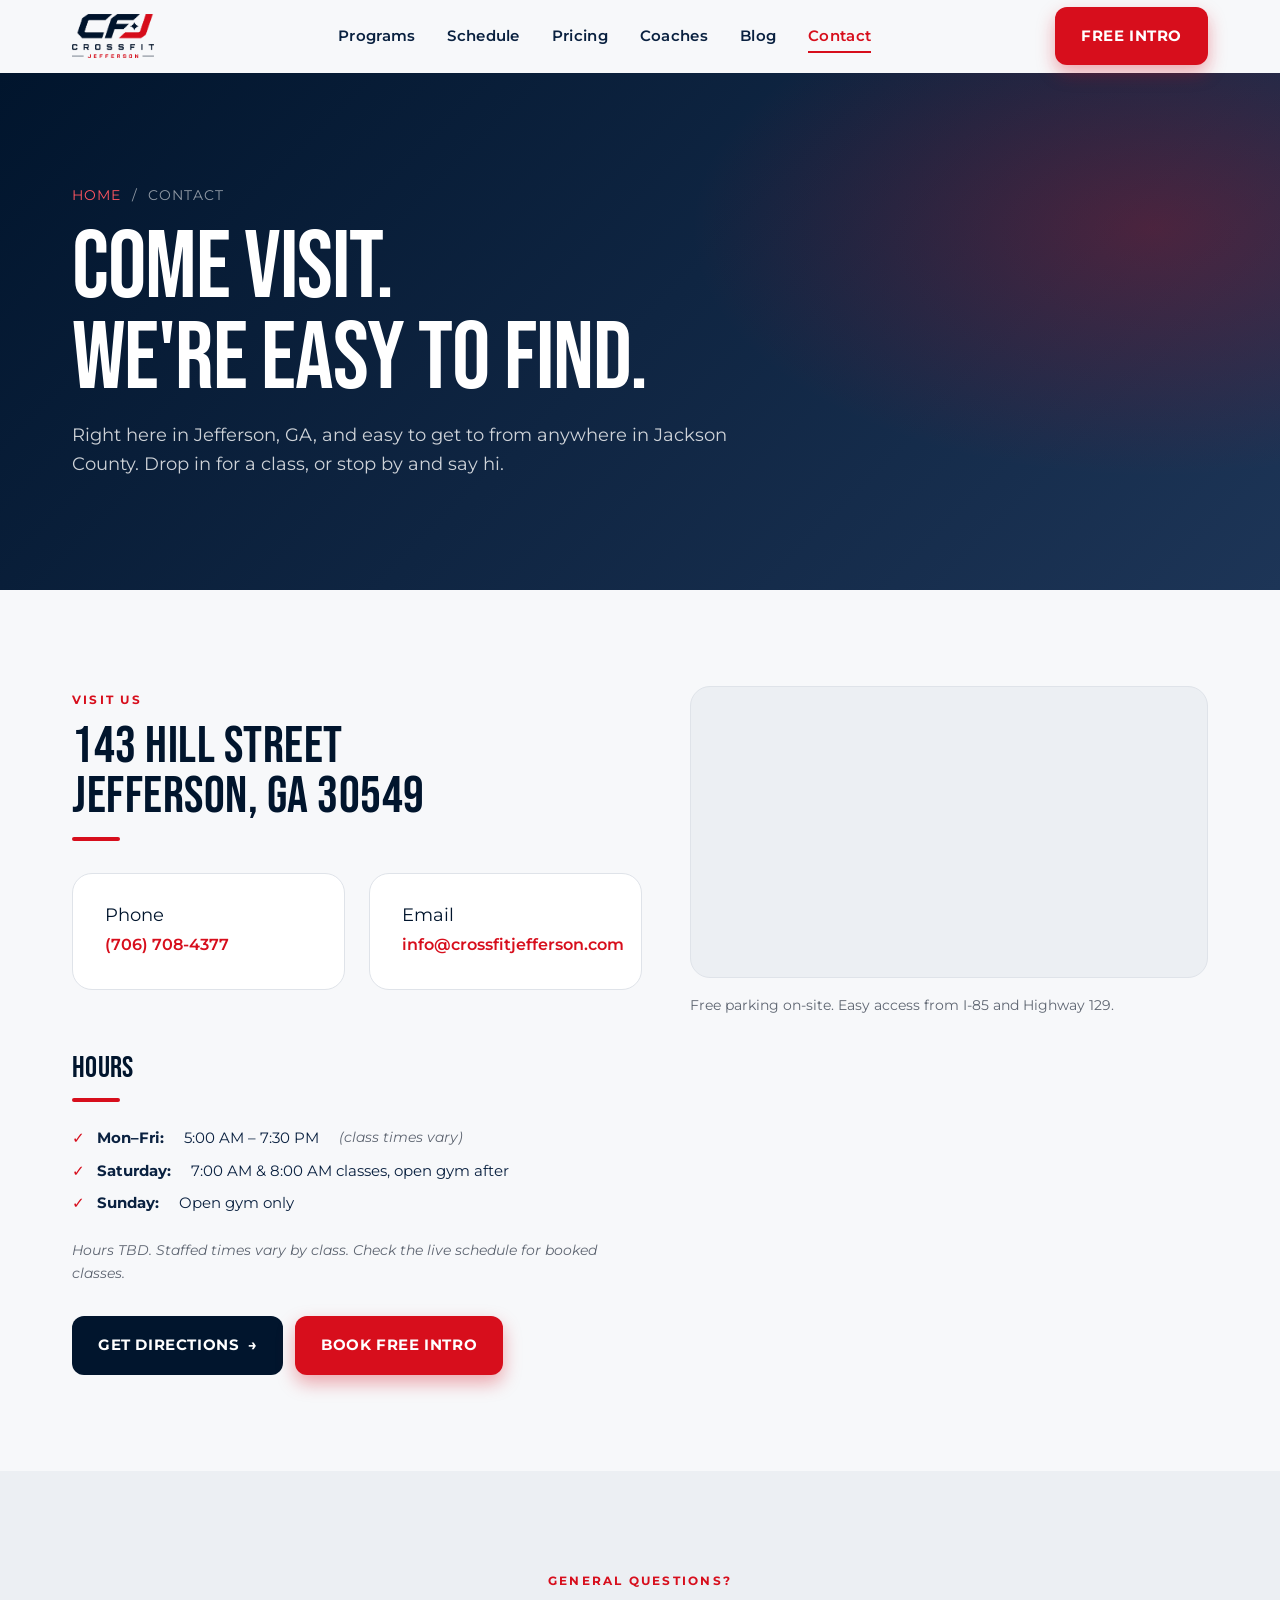
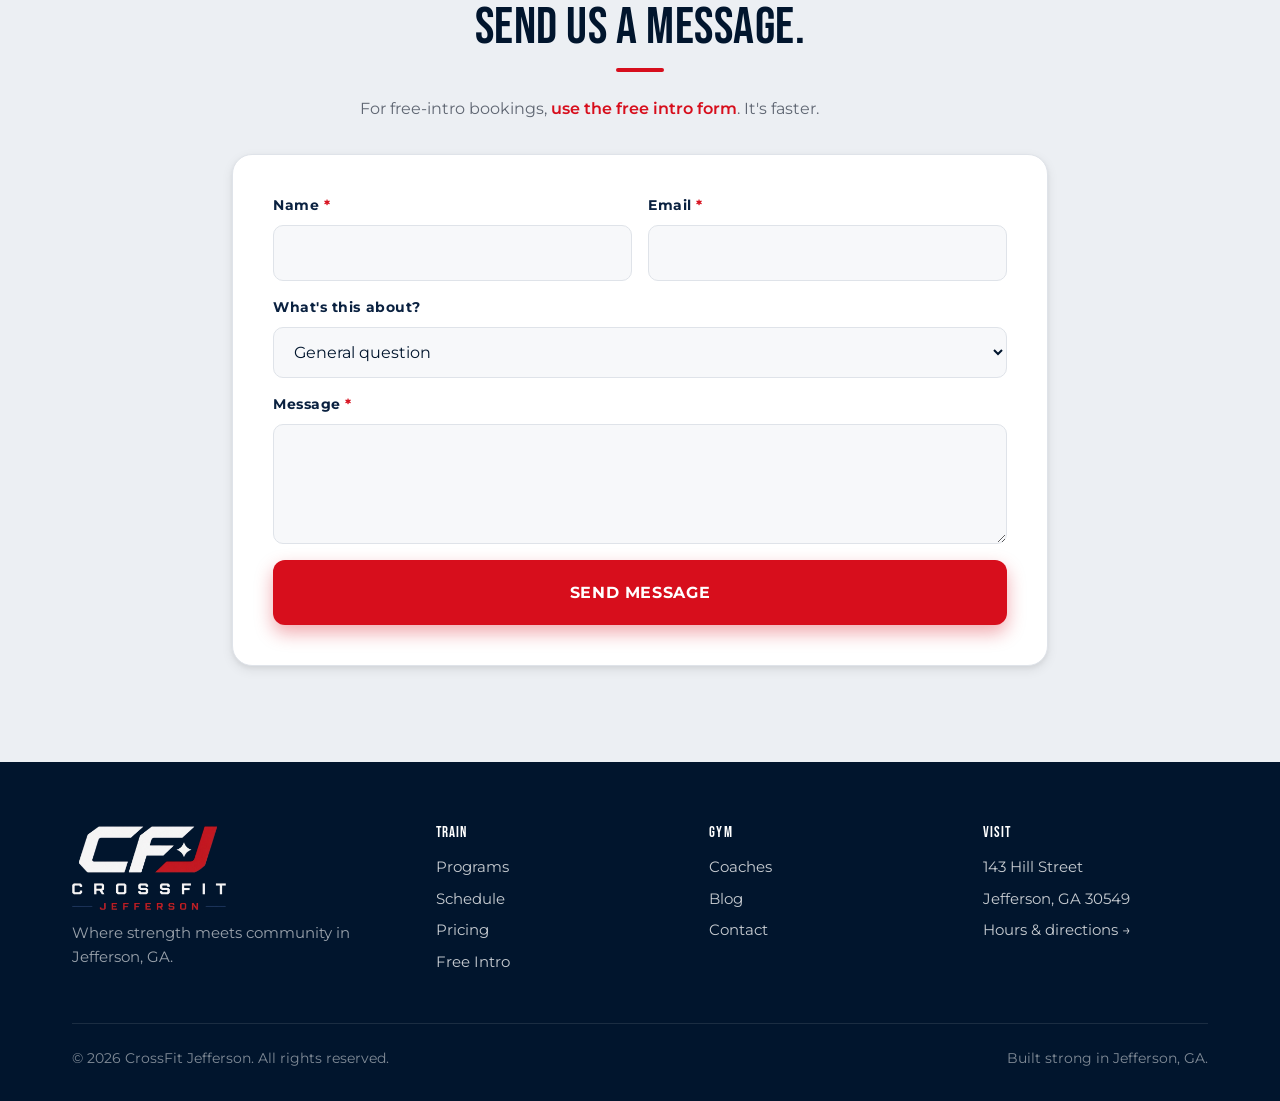
<file: contact.html>
<!DOCTYPE html>
<html lang="en">
<head>
  <meta charset="UTF-8">
  <meta name="viewport" content="width=device-width, initial-scale=1, viewport-fit=cover">
  <title>Contact &amp; Location · CrossFit Jefferson</title>
  <meta name="description" content="Visit CrossFit Jefferson at 143 Hill Street, Jefferson, GA 30549. Hours, directions, and contact info.">
  <meta name="theme-color" content="#01152d">
  <link rel="preconnect" href="https://fonts.googleapis.com">
  <link rel="preconnect" href="https://fonts.gstatic.com" crossorigin>
  <link href="https://fonts.googleapis.com/css2?family=Bebas+Neue&family=Montserrat:wght@400;500;600;700&display=swap" rel="stylesheet">
  <link rel="stylesheet" href="assets/css/styles.css?v=21">
  <link rel="icon" type="image/png" href="assets/img/favicon.png">
  <script type="application/ld+json">
  {
    "@context": "https://schema.org",
    "@type": ["HealthClub","LocalBusiness"],
    "@id": "https://kopacrossfit.com/#gym",
    "name": "CrossFit Jefferson",
    "url": "https://kopacrossfit.com",
    "telephone": "+17067084377",
    "email": "info@crossfitjefferson.com",
    "priceRange": "$$",
    "address": {"@type":"PostalAddress","streetAddress":"143 Hill Street","addressLocality":"Jefferson","addressRegion":"GA","postalCode":"30549","addressCountry":"US"},
    "geo": {"@type":"GeoCoordinates","latitude":34.1175,"longitude":-83.5727},
    "openingHoursSpecification": [
      {"@type":"OpeningHoursSpecification","dayOfWeek":["Monday","Tuesday","Wednesday","Thursday","Friday"],"opens":"04:30","closes":"19:30"},
      {"@type":"OpeningHoursSpecification","dayOfWeek":"Saturday","opens":"07:00","closes":"09:00"}
    ]
  }
  </script>
  <script type="application/ld+json">
  {
    "@context": "https://schema.org",
    "@type": "BreadcrumbList",
    "itemListElement": [
      {"@type":"ListItem","position":1,"name":"Home","item":"https://kopacrossfit.com/"},
      {"@type":"ListItem","position":2,"name":"Contact","item":"https://kopacrossfit.com/contact"}
    ]
  }
  </script>
</head>
<body>

<header class="site-header">
  <div class="container">
    <nav class="nav" aria-label="Primary">
      <a class="nav-brand" href="index.html" aria-label="CrossFit Jefferson home"><img src="assets/img/cfj-logo.png" alt="CrossFit Jefferson" width="170" height="93"></a>
      <ul class="nav-links" id="primary-nav">
        <li><a href="programs.html">Programs</a></li>
        <li><a href="schedule.html">Schedule</a></li>
        <li><a href="pricing.html">Pricing</a></li>
        <li><a href="coaches.html">Coaches</a></li>
        <li><a href="blog.html">Blog</a></li>
        <li><a href="contact.html">Contact</a></li>
      </ul>
      <div class="nav-cta">
        <a href="get-started.html" class="btn btn-primary">Free Intro</a>
        <button class="nav-toggle" aria-controls="primary-nav" aria-expanded="false" aria-label="Toggle menu"><span></span><span></span><span></span></button>
      </div>
    </nav>
  </div>
</header>

<section class="page-hero">
  <div class="container">
    <div class="breadcrumb"><a href="index.html">Home</a> &nbsp;/&nbsp; Contact</div>
    <h1 class="h-display">Come visit.<br>We're easy to find.</h1>
    <p class="lead" style="max-width: 60ch; margin-top: var(--s-4);">Right here in Jefferson, GA, and easy to get to from anywhere in Jackson County. Drop in for a class, or stop by and say hi.</p>
  </div>
</section>

<section>
  <div class="container">
    <div class="grid" style="grid-template-columns: 1.1fr 1fr; gap: var(--s-7); align-items: start;">

      <div class="reveal">
        <span class="eyebrow">Visit us</span>
        <h2>143 Hill Street<br>Jefferson, GA 30549</h2>
        <span class="divider"></span>

        <div class="grid grid-2 mt-6">
          <div class="card">
            <h4 style="font-family: var(--font-body); text-transform: none; letter-spacing: 0;">Phone</h4>
            <p class="muted" style="margin-top: var(--s-2);"><a href="tel:+17067084377" style="color: var(--brand); font-weight: 600;">(706) 708-4377</a></p>
          </div>
          <div class="card">
            <h4 style="font-family: var(--font-body); text-transform: none; letter-spacing: 0;">Email</h4>
            <p class="muted" style="margin-top: var(--s-2);"><a href="mailto:info@crossfitjefferson.com" style="color: var(--brand); font-weight: 600;">info@crossfitjefferson.com</a></p>
          </div>
        </div>

        <h3 class="mt-8">Hours</h3>
        <span class="divider"></span>
        <ul class="price-features mt-4">
          <li><strong>Mon–Fri:</strong>&nbsp;&nbsp;5:00 AM – 7:30 PM &nbsp;<em class="muted small">(class times vary)</em></li>
          <li><strong>Saturday:</strong>&nbsp;&nbsp;7:00 AM &amp; 8:00 AM classes, open gym after</li>
          <li><strong>Sunday:</strong>&nbsp;&nbsp;Open gym only</li>
        </ul>
        <p class="small mt-4"><em>Hours TBD. Staffed times vary by class. Check the live schedule for booked classes.</em></p>

        <div class="flex" style="gap: var(--s-3); margin-top: var(--s-6); flex-wrap: wrap;">
          <a href="https://www.google.com/maps?q=143+Hill+Street+Jefferson+GA+30549" target="_blank" rel="noopener" class="btn btn-dark btn-arrow">Get Directions</a>
          <a href="get-started.html" class="btn btn-primary">Book Free Intro</a>
        </div>
      </div>

      <div class="reveal">
        <div class="map-wrap">
          <iframe
            title="Map to CrossFit Jefferson, 143 Hill Street, Jefferson, GA"
            src="https://www.google.com/maps?q=143+Hill+Street+Jefferson+GA+30549&output=embed"
            loading="lazy"
            referrerpolicy="no-referrer-when-downgrade"></iframe>
        </div>
        <p class="small mt-4 muted">Free parking on-site. Easy access from I-85 and Highway 129.</p>
      </div>

    </div>
  </div>
</section>

<!-- Quick contact form -->
<section class="bg-paper-2">
  <div class="container container-narrow">
    <div class="text-center" style="margin-bottom: var(--s-6);">
      <span class="eyebrow">General questions?</span>
      <h2>Send us a message.</h2>
      <span class="divider center"></span>
      <p class="muted">For free-intro bookings, <a href="get-started.html" style="color: var(--brand); font-weight: 600;">use the free intro form</a>. It's faster.</p>
    </div>

    <div class="form-card">
      <form action="https://formspree.io/f/YOUR_FORM_ID" method="POST" id="contactForm" novalidate>
        <div class="field-row">
          <div class="field">
            <label for="cName">Name <span class="req">*</span></label>
            <input type="text" id="cName" name="name" required>
          </div>
          <div class="field">
            <label for="cEmail">Email <span class="req">*</span></label>
            <input type="email" id="cEmail" name="email" required>
          </div>
        </div>
        <div class="field">
          <label for="cTopic">What's this about?</label>
          <select id="cTopic" name="topic">
            <option>General question</option>
            <option>Drop-in / visiting</option>
            <option>Press / partnership</option>
          </select>
        </div>
        <div class="field">
          <label for="cMessage">Message <span class="req">*</span></label>
          <textarea id="cMessage" name="message" required></textarea>
        </div>
        <input type="text" name="_honey" style="display:none" tabindex="-1" autocomplete="off">
        <button type="submit" class="btn btn-primary btn-lg full-width" style="justify-content: center;">Send Message</button>
      </form>
    </div>
  </div>
</section>

<footer class="site-footer">
  <div class="container">
    <div class="footer-grid">
      <div>
        <a class="nav-brand" href="index.html" aria-label="CrossFit Jefferson home"><img src="assets/img/cfj-logo-white.png" alt="CrossFit Jefferson" style="height:84px;width:auto;"></a>
        <p class="footer-brand-text">Where strength meets community in Jefferson, GA.</p>
      </div>
      <div><h4>Train</h4><ul><li><a href="programs.html">Programs</a></li><li><a href="schedule.html">Schedule</a></li><li><a href="pricing.html">Pricing</a></li><li><a href="get-started.html">Free Intro</a></li></ul></div>
      <div><h4>Gym</h4><ul><li><a href="coaches.html">Coaches</a></li><li><a href="blog.html">Blog</a></li><li><a href="contact.html">Contact</a></li></ul></div>
      <div><h4>Visit</h4><ul><li>143 Hill Street</li><li>Jefferson, GA 30549</li><li><a href="contact.html">Hours &amp; directions →</a></li></ul></div>
    </div>
    <div class="footer-bottom">
      <span>© <span data-year>2026</span> CrossFit Jefferson. All rights reserved.</span>
      <span>Built strong in Jefferson, GA.</span>
    </div>
  </div>
</footer>

<a href="get-started.html" class="btn btn-primary float-cta">Free Intro</a>

<script src="assets/js/main.js" defer></script>
<style>
  @media (max-width: 880px) {
    section .grid[style*="grid-template-columns: 1.1fr 1fr"] { grid-template-columns: 1fr !important; }
  }
</style>
</body>
</html>
</file>
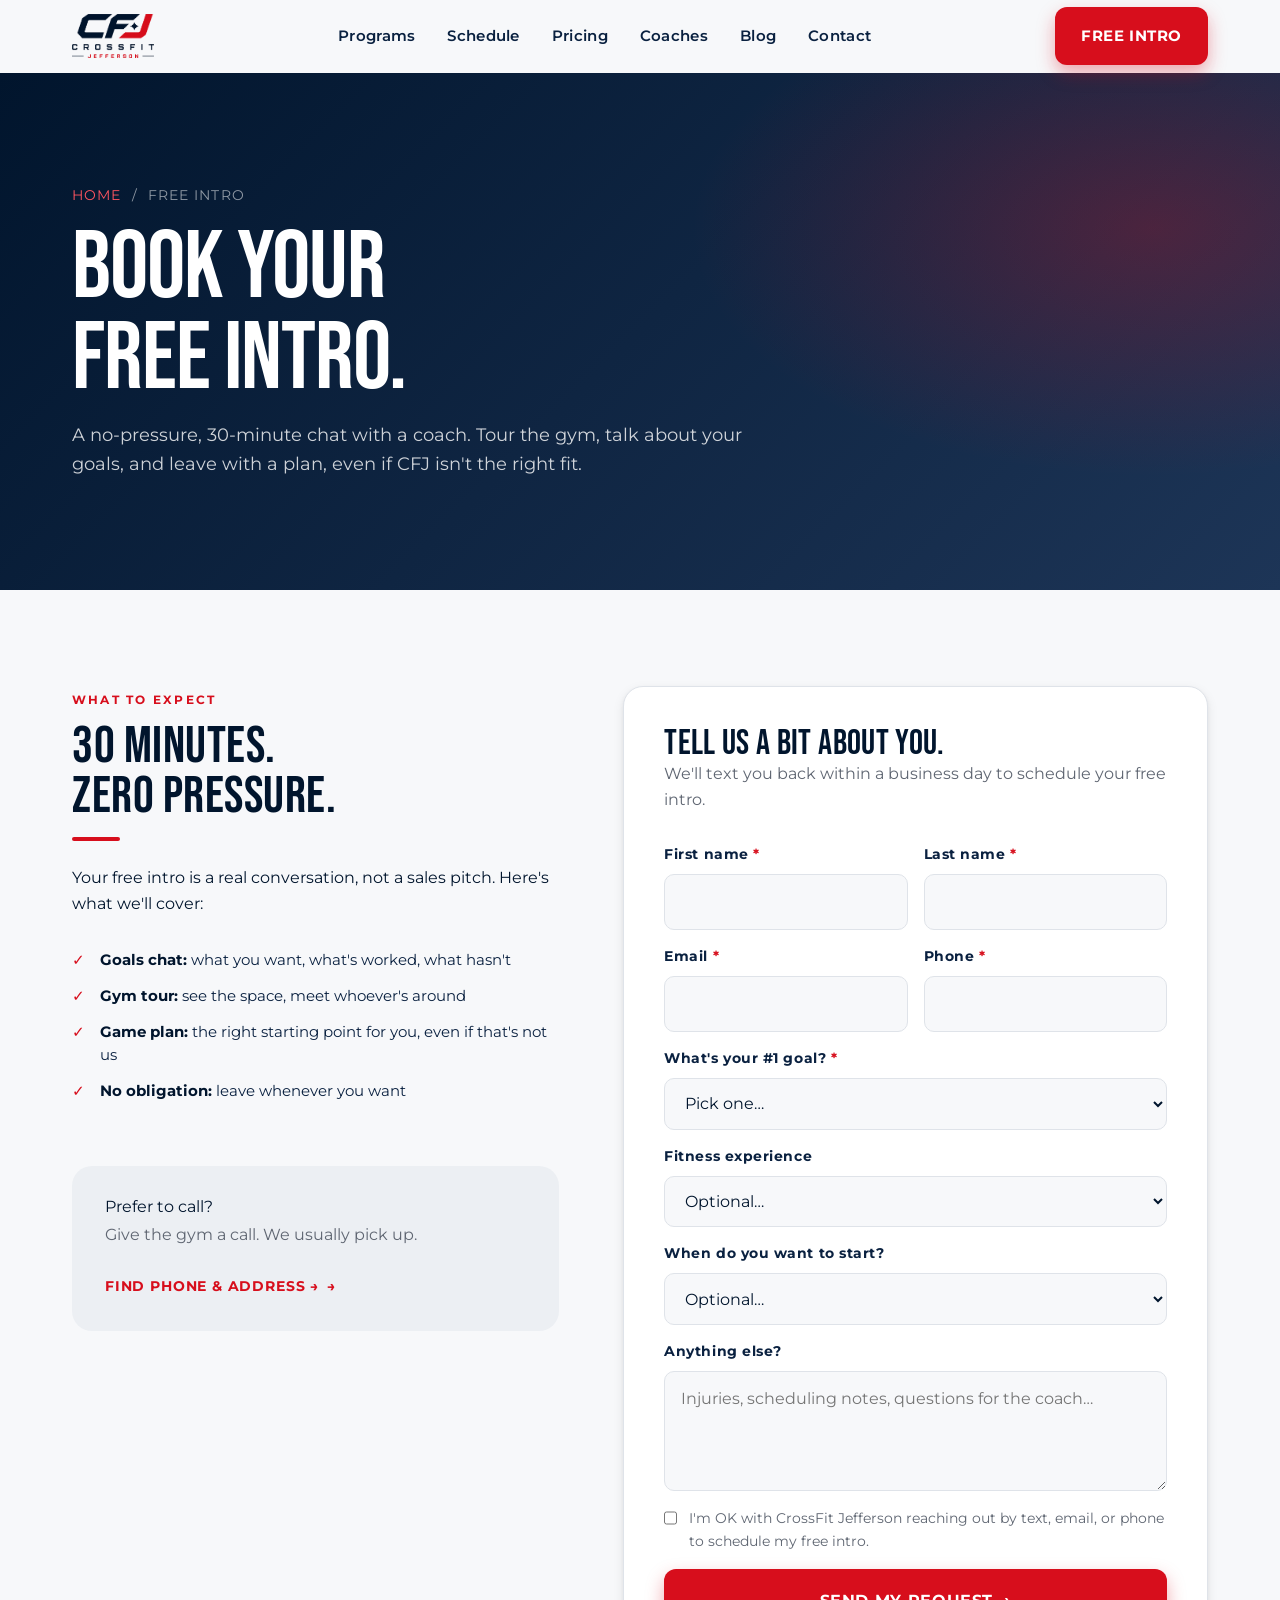
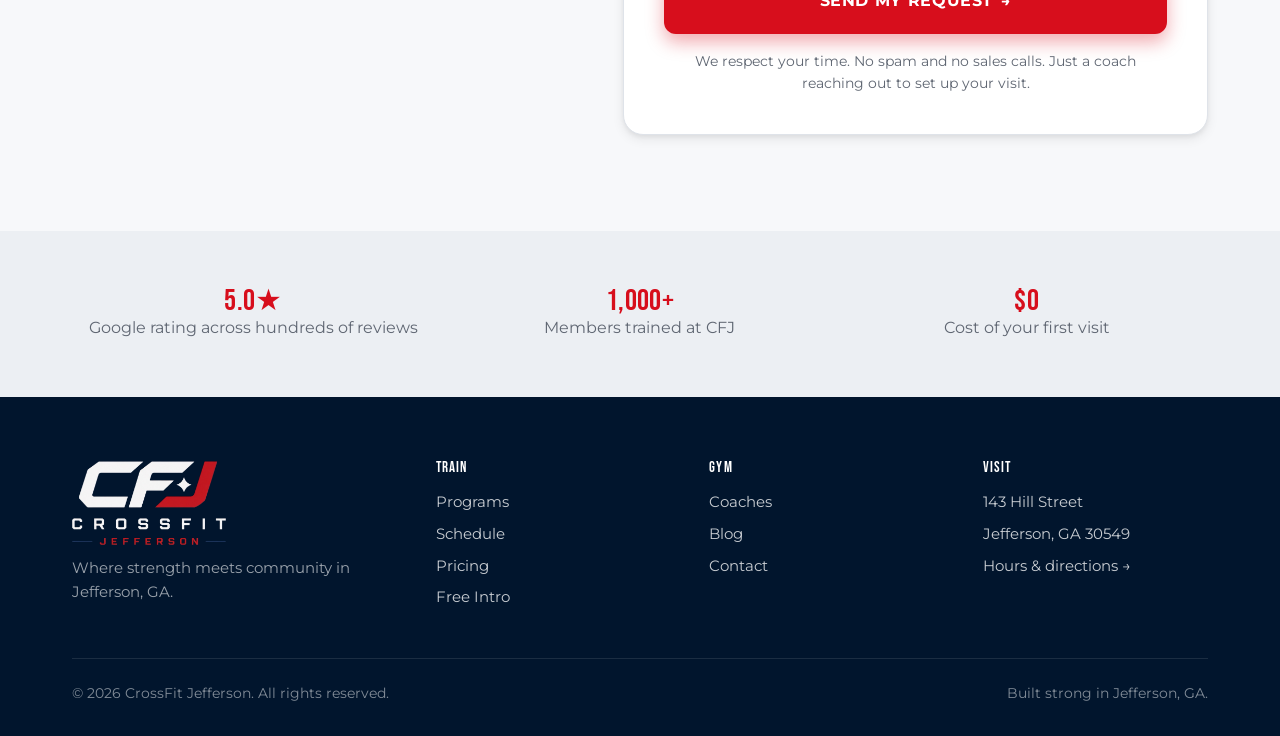
<file: get-started.html>
<!DOCTYPE html>
<html lang="en">
<head>
  <meta charset="UTF-8">
  <meta name="viewport" content="width=device-width, initial-scale=1, viewport-fit=cover">
  <title>Free Intro · CrossFit Jefferson</title>
  <meta name="description" content="Book your free intro at CrossFit Jefferson in Jefferson, GA. 30 minutes with a coach to map your starting point.">
  <meta name="theme-color" content="#01152d">
  <link rel="preconnect" href="https://fonts.googleapis.com">
  <link rel="preconnect" href="https://fonts.gstatic.com" crossorigin>
  <link href="https://fonts.googleapis.com/css2?family=Bebas+Neue&family=Montserrat:wght@400;500;600;700&display=swap" rel="stylesheet">
  <link rel="stylesheet" href="assets/css/styles.css?v=21">
  <link rel="icon" type="image/png" href="assets/img/favicon.png">
  <script type="application/ld+json">
  {
    "@context": "https://schema.org",
    "@type": "BreadcrumbList",
    "itemListElement": [
      {"@type":"ListItem","position":1,"name":"Home","item":"https://kopacrossfit.com/"},
      {"@type":"ListItem","position":2,"name":"Free Intro","item":"https://kopacrossfit.com/get-started"}
    ]
  }
  </script>
</head>
<body>

<header class="site-header">
  <div class="container">
    <nav class="nav" aria-label="Primary">
      <a class="nav-brand" href="index.html" aria-label="CrossFit Jefferson home"><img src="assets/img/cfj-logo.png" alt="CrossFit Jefferson" width="170" height="93"></a>
      <ul class="nav-links" id="primary-nav">
        <li><a href="programs.html">Programs</a></li>
        <li><a href="schedule.html">Schedule</a></li>
        <li><a href="pricing.html">Pricing</a></li>
        <li><a href="coaches.html">Coaches</a></li>
        <li><a href="blog.html">Blog</a></li>
        <li><a href="contact.html">Contact</a></li>
      </ul>
      <div class="nav-cta">
        <a href="get-started.html" class="btn btn-primary">Free Intro</a>
        <button class="nav-toggle" aria-controls="primary-nav" aria-expanded="false" aria-label="Toggle menu"><span></span><span></span><span></span></button>
      </div>
    </nav>
  </div>
</header>

<section class="page-hero">
  <div class="container">
    <div class="breadcrumb"><a href="index.html">Home</a> &nbsp;/&nbsp; Free Intro</div>
    <h1 class="h-display">Book your<br>free intro.</h1>
    <p class="lead" style="max-width: 60ch; margin-top: var(--s-4);">A no-pressure, 30-minute chat with a coach. Tour the gym, talk about your goals, and leave with a plan, even if CFJ isn't the right fit.</p>
  </div>
</section>

<section>
  <div class="container">
    <div class="grid" style="grid-template-columns: 1fr 1.2fr; gap: var(--s-8); align-items: start;">

      <!-- What to expect -->
      <aside class="reveal" style="position: sticky; top: 100px;">
        <span class="eyebrow">What to expect</span>
        <h2>30 minutes.<br>Zero pressure.</h2>
        <span class="divider"></span>
        <p>Your free intro is a real conversation, not a sales pitch. Here's what we'll cover:</p>

        <ul class="checks mt-6">
          <li><strong>Goals chat:</strong> what you want, what's worked, what hasn't</li>
          <li><strong>Gym tour:</strong> see the space, meet whoever's around</li>
          <li><strong>Game plan:</strong> the right starting point for you, even if that's not us</li>
          <li><strong>No obligation:</strong> leave whenever you want</li>
        </ul>

        <div class="card mt-8" style="background: var(--paper-2); border-color: transparent;">
          <h4 style="font-family: var(--font-body); text-transform: none; letter-spacing: 0; font-size: 1rem; margin-bottom: var(--s-2);">Prefer to call?</h4>
          <p class="muted" style="margin-bottom: var(--s-3);">Give the gym a call. We usually pick up.</p>
          <a href="contact.html" class="card-link">Find phone &amp; address →</a>
        </div>
      </aside>

      <!-- Form -->
      <div>
        <div class="form-card reveal">
          <h2 style="font-size: clamp(1.6rem, 3vw, 2.2rem);">Tell us a bit about you.</h2>
          <p class="muted mb-6">We'll text you back within a business day to schedule your free intro.</p>

          <!--
            ⚠️ FORM SETUP:
            Replace `action` below with your form handler:
              - Formspree:   https://formspree.io/f/YOUR_FORM_ID
              - Netlify:     add `data-netlify="true"` and `name="free-intro"` to <form>
              - Custom:      any HTTPS endpoint that accepts POST
            Currently the form is wired to Formspree-style. Replace the URL.
          -->
          <form action="https://formspree.io/f/YOUR_FORM_ID" method="POST" id="freeIntroForm" novalidate>
            <div class="field-row">
              <div class="field">
                <label for="firstName">First name <span class="req">*</span></label>
                <input type="text" id="firstName" name="firstName" required autocomplete="given-name">
              </div>
              <div class="field">
                <label for="lastName">Last name <span class="req">*</span></label>
                <input type="text" id="lastName" name="lastName" required autocomplete="family-name">
              </div>
            </div>

            <div class="field-row">
              <div class="field">
                <label for="email">Email <span class="req">*</span></label>
                <input type="email" id="email" name="email" required autocomplete="email">
              </div>
              <div class="field">
                <label for="phone">Phone <span class="req">*</span></label>
                <input type="tel" id="phone" name="phone" required autocomplete="tel">
              </div>
            </div>

            <div class="field">
              <label for="goal">What's your #1 goal? <span class="req">*</span></label>
              <select id="goal" name="goal" required>
                <option value="">Pick one…</option>
                <option>Lose weight / improve body composition</option>
                <option>Build strength</option>
                <option>Get back in shape after a break</option>
                <option>Train for Hyrox / a race</option>
                <option>General health &amp; longevity</option>
                <option>Functional Bodybuilding</option>
                <option>Not sure yet</option>
              </select>
            </div>

            <div class="field">
              <label for="experience">Fitness experience</label>
              <select id="experience" name="experience">
                <option value="">Optional…</option>
                <option>New to fitness</option>
                <option>Been a long time since I've trained</option>
                <option>Train regularly, new to CrossFit</option>
                <option>Experienced CrossFitter</option>
                <option>Athlete / competitor</option>
              </select>
            </div>

            <div class="field">
              <label for="timing">When do you want to start?</label>
              <select id="timing" name="timing">
                <option value="">Optional…</option>
                <option>This week</option>
                <option>Within 2 weeks</option>
                <option>Within a month</option>
                <option>Just exploring</option>
              </select>
            </div>

            <div class="field">
              <label for="notes">Anything else?</label>
              <textarea id="notes" name="notes" placeholder="Injuries, scheduling notes, questions for the coach…"></textarea>
            </div>

            <label class="checkbox">
              <input type="checkbox" name="contactConsent" required>
              <span>I'm OK with CrossFit Jefferson reaching out by text, email, or phone to schedule my free intro.</span>
            </label>

            <!-- Honeypot (anti-spam, leave hidden) -->
            <input type="text" name="_honey" style="display:none" tabindex="-1" autocomplete="off">

            <button type="submit" class="btn btn-primary btn-lg btn-arrow full-width" style="justify-content: center;">Send My Request</button>
            <p class="small text-center mt-4">We respect your time. No spam and no sales calls. Just a coach reaching out to set up your visit.</p>
          </form>

          <!-- Success message (hidden until JS shows it) -->
          <div id="freeIntroSuccess" hidden style="background: var(--paper-2); border-radius: var(--radius); padding: var(--s-5); text-align: center; margin-top: var(--s-4);">
            <h3 style="color: var(--brand);">Got it!</h3>
            <p class="muted">A coach will text you within a business day to lock in a time. Keep an eye on your phone, and check your spam folder just in case.</p>
          </div>
        </div>
      </div>
    </div>
  </div>
</section>

<!-- Trust strip -->
<section class="bg-paper-2 section-tight">
  <div class="container">
    <div class="grid grid-3 text-center">
      <div class="reveal">
        <h3 style="color: var(--brand);">5.0★</h3>
        <p class="muted">Google rating across hundreds of reviews</p>
      </div>
      <div class="reveal">
        <h3 style="color: var(--brand);">1,000+</h3>
        <p class="muted">Members trained at CFJ</p>
      </div>
      <div class="reveal">
        <h3 style="color: var(--brand);">$0</h3>
        <p class="muted">Cost of your first visit</p>
      </div>
    </div>
  </div>
</section>

<footer class="site-footer">
  <div class="container">
    <div class="footer-grid">
      <div>
        <a class="nav-brand" href="index.html" aria-label="CrossFit Jefferson home"><img src="assets/img/cfj-logo-white.png" alt="CrossFit Jefferson" style="height:84px;width:auto;"></a>
        <p class="footer-brand-text">Where strength meets community in Jefferson, GA.</p>
      </div>
      <div><h4>Train</h4><ul><li><a href="programs.html">Programs</a></li><li><a href="schedule.html">Schedule</a></li><li><a href="pricing.html">Pricing</a></li><li><a href="get-started.html">Free Intro</a></li></ul></div>
      <div><h4>Gym</h4><ul><li><a href="coaches.html">Coaches</a></li><li><a href="blog.html">Blog</a></li><li><a href="contact.html">Contact</a></li></ul></div>
      <div><h4>Visit</h4><ul><li>143 Hill Street</li><li>Jefferson, GA 30549</li><li><a href="contact.html">Hours &amp; directions →</a></li></ul></div>
    </div>
    <div class="footer-bottom">
      <span>© <span data-year>2026</span> CrossFit Jefferson. All rights reserved.</span>
      <span>Built strong in Jefferson, GA.</span>
    </div>
  </div>
</footer>

<script src="assets/js/main.js" defer></script>
<script>
  // Lightweight client-side: show success message if Formspree returns OK via fetch.
  const form = document.getElementById('freeIntroForm');
  const successEl = document.getElementById('freeIntroSuccess');
  if (form) {
    form.addEventListener('submit', async (e) => {
      // If endpoint hasn't been configured yet, fall through to default browser behavior.
      const action = form.getAttribute('action') || '';
      if (action.includes('YOUR_FORM_ID')) return;
      e.preventDefault();
      const fd = new FormData(form);
      try {
        const res = await fetch(action, { method: 'POST', body: fd, headers: { 'Accept': 'application/json' }});
        if (res.ok) {
          form.hidden = true;
          successEl.hidden = false;
          successEl.scrollIntoView({ behavior: 'smooth', block: 'center' });
        } else {
          alert('Something went wrong. Please try again or call the gym directly.');
        }
      } catch (err) {
        alert('Network error. Please try again.');
      }
    });
  }
</script>

<style>
  @media (max-width: 980px) {
    section .grid[style*="grid-template-columns: 1fr 1.2fr"] {
      grid-template-columns: 1fr !important;
    }
    section aside[style*="position: sticky"] { position: static !important; }
  }
</style>
</body>
</html>
</file>
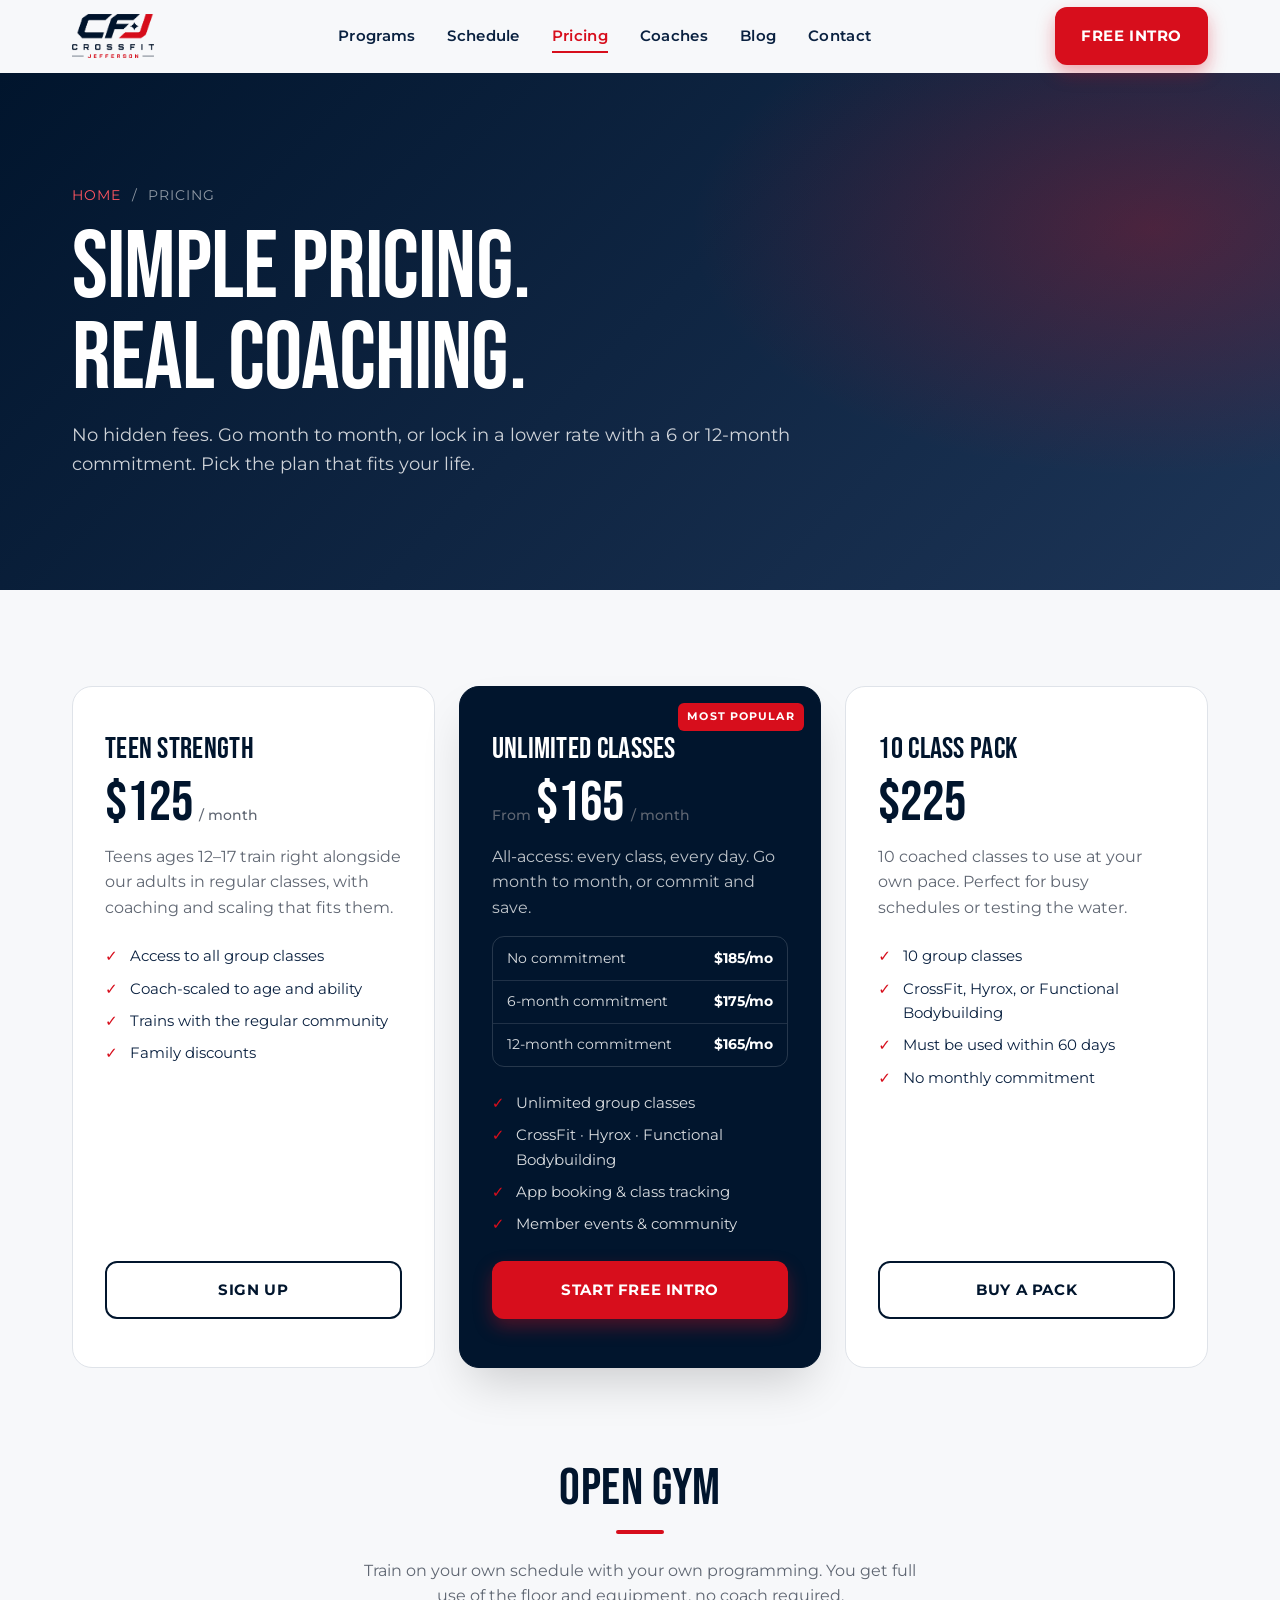
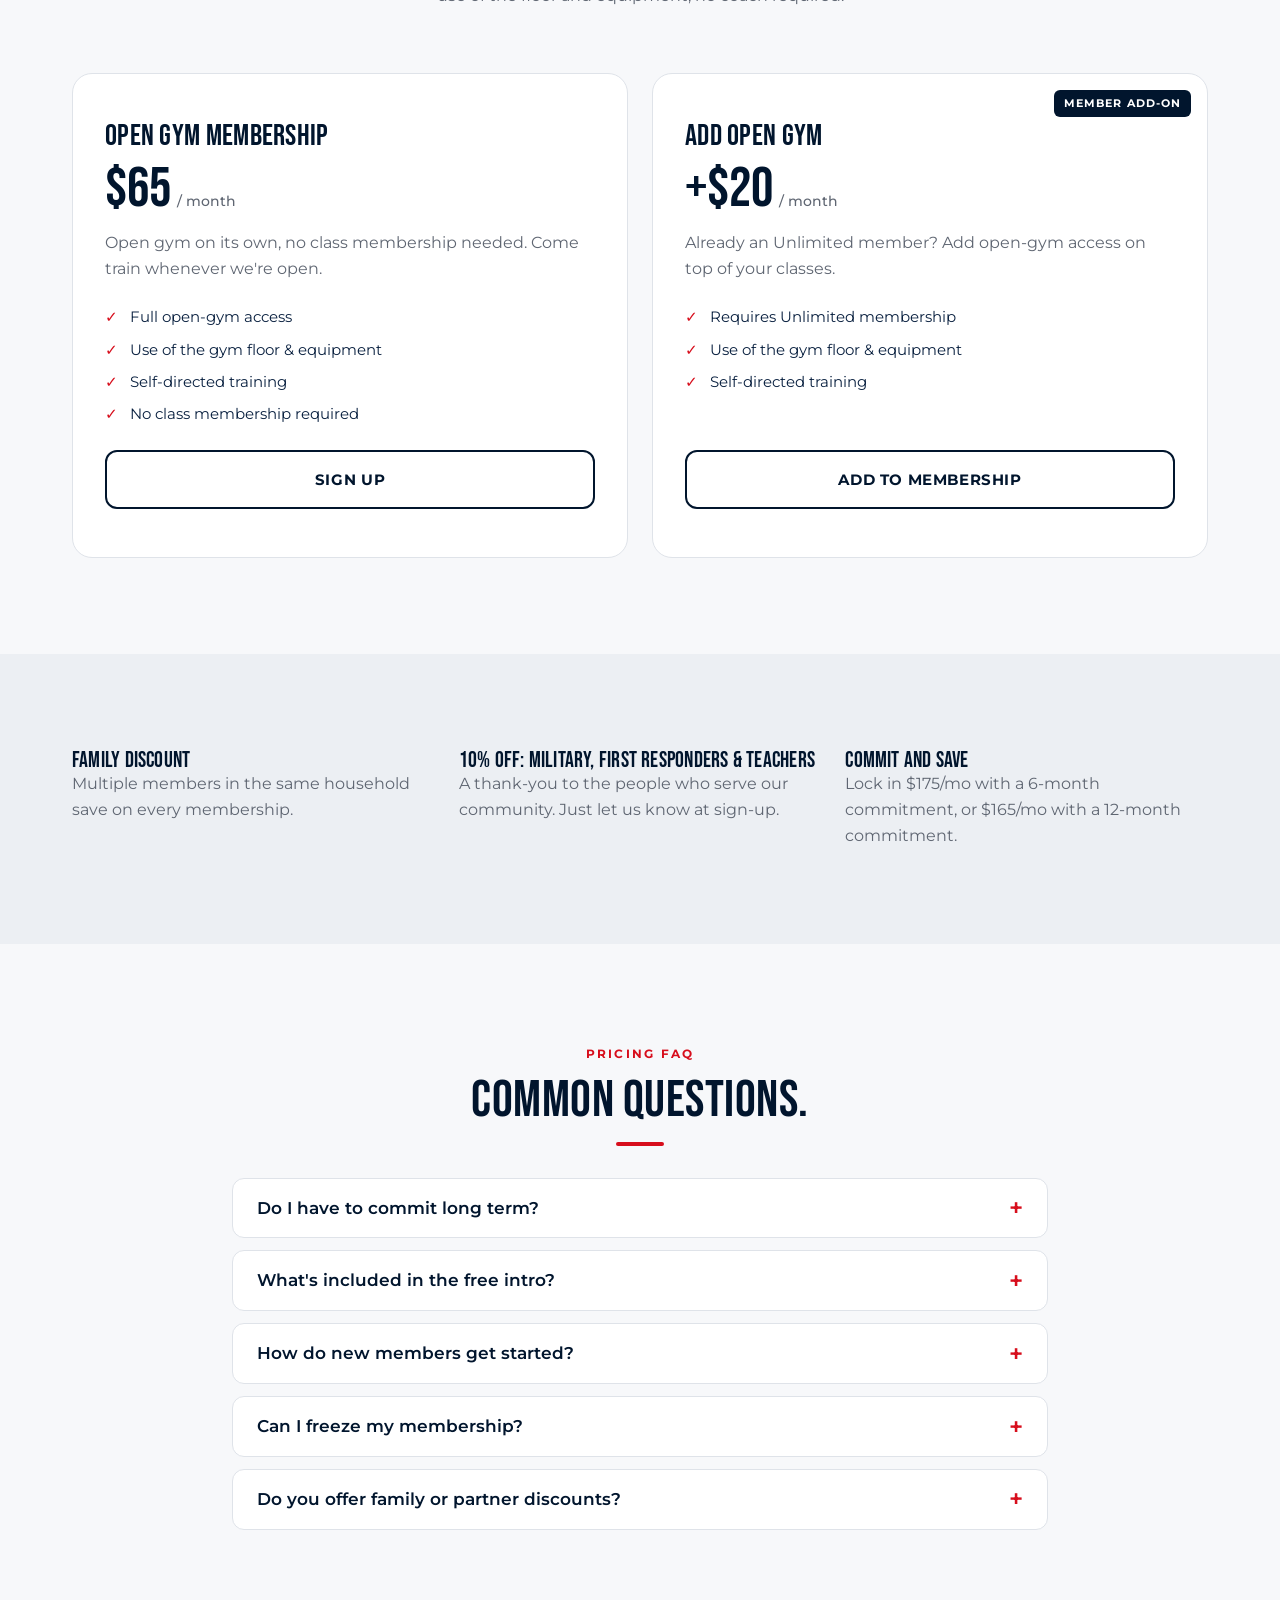
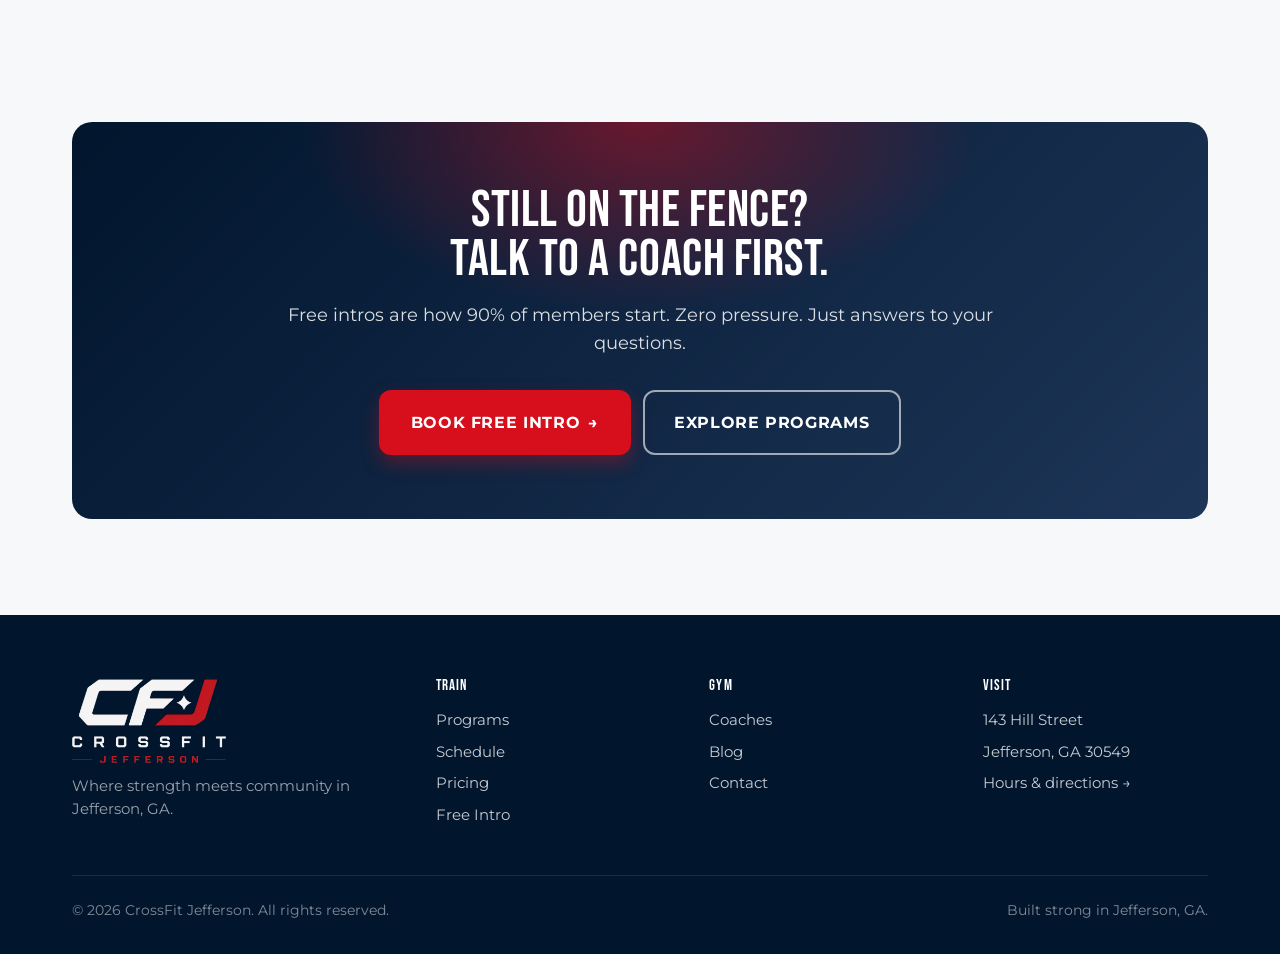
<file: pricing.html>
<!DOCTYPE html>
<html lang="en">
<head>
  <meta charset="UTF-8">
  <meta name="viewport" content="width=device-width, initial-scale=1, viewport-fit=cover">
  <title>Membership & Pricing · CrossFit Jefferson</title>
  <meta name="description" content="Membership pricing for CrossFit Jefferson in Jefferson, GA. Unlimited classes, teen memberships, class packs, and open gym.">
  <meta name="theme-color" content="#01152d">
  <link rel="preconnect" href="https://fonts.googleapis.com">
  <link rel="preconnect" href="https://fonts.gstatic.com" crossorigin>
  <link href="https://fonts.googleapis.com/css2?family=Bebas+Neue&family=Montserrat:wght@400;500;600;700&display=swap" rel="stylesheet">
  <link rel="stylesheet" href="assets/css/styles.css?v=21">
  <link rel="icon" type="image/png" href="assets/img/favicon.png">
  <script type="application/ld+json">
  {
    "@context": "https://schema.org",
    "@type": "BreadcrumbList",
    "itemListElement": [
      {"@type":"ListItem","position":1,"name":"Home","item":"https://kopacrossfit.com/"},
      {"@type":"ListItem","position":2,"name":"Pricing","item":"https://kopacrossfit.com/pricing"}
    ]
  }
  </script>
</head>
<body>

<header class="site-header">
  <div class="container">
    <nav class="nav" aria-label="Primary">
      <a class="nav-brand" href="index.html" aria-label="CrossFit Jefferson home"><img src="assets/img/cfj-logo.png" alt="CrossFit Jefferson" width="170" height="93"></a>
      <ul class="nav-links" id="primary-nav">
        <li><a href="programs.html">Programs</a></li>
        <li><a href="schedule.html">Schedule</a></li>
        <li><a href="pricing.html">Pricing</a></li>
        <li><a href="coaches.html">Coaches</a></li>
        <li><a href="blog.html">Blog</a></li>
        <li><a href="contact.html">Contact</a></li>
      </ul>
      <div class="nav-cta">
        <a href="get-started.html" class="btn btn-primary">Free Intro</a>
        <button class="nav-toggle" aria-controls="primary-nav" aria-expanded="false" aria-label="Toggle menu"><span></span><span></span><span></span></button>
      </div>
    </nav>
  </div>
</header>

<section class="page-hero">
  <div class="container">
    <div class="breadcrumb"><a href="index.html">Home</a> &nbsp;/&nbsp; Pricing</div>
    <h1 class="h-display">Simple pricing.<br>Real coaching.</h1>
    <p class="lead" style="max-width: 60ch; margin-top: var(--s-4);">No hidden fees. Go month to month, or lock in a lower rate with a 6 or 12-month commitment. Pick the plan that fits your life.</p>
  </div>
</section>

<!-- Membership tiers -->
<section>
  <div class="container">
    <div class="pricing-grid">
      <article class="price-card reveal">
        <h3>Teen Strength</h3>
        <span class="price">$125<small>/ month</small></span>
        <p style="color: var(--muted);">Teens ages 12–17 train right alongside our adults in regular classes, with coaching and scaling that fits them.</p>
        <ul class="price-features">
          <li>Access to all group classes</li>
          <li>Coach-scaled to age and ability</li>
          <li>Trains with the regular community</li>
          <li>Family discounts</li>
        </ul>
        <a href="get-started.html" class="btn btn-ghost">Sign Up</a>
      </article>

      <article class="price-card featured reveal">
        <span class="badge">Most popular</span>
        <h3>Unlimited Classes</h3>
        <span class="price"><small style="margin:0 0.35rem 0 0;">From</small>$165<small>/ month</small></span>
        <p style="color: rgba(255,255,255,0.75);">All-access: every class, every day. Go month to month, or commit and save.</p>
        <div class="commit-tiers">
          <div><span>No commitment</span><strong>$185/mo</strong></div>
          <div><span>6-month commitment</span><strong>$175/mo</strong></div>
          <div><span>12-month commitment</span><strong>$165/mo</strong></div>
        </div>
        <ul class="price-features">
          <li>Unlimited group classes</li>
          <li>CrossFit · Hyrox · Functional Bodybuilding</li>
          <li>App booking & class tracking</li>
          <li>Member events &amp; community</li>
        </ul>
        <a href="get-started.html" class="btn btn-primary">Start Free Intro</a>
      </article>

      <article class="price-card reveal">
        <h3>10 Class Pack</h3>
        <span class="price">$225</span>
        <p style="color: var(--muted);">10 coached classes to use at your own pace. Perfect for busy schedules or testing the water.</p>
        <ul class="price-features">
          <li>10 group classes</li>
          <li>CrossFit, Hyrox, or Functional Bodybuilding</li>
          <li>Must be used within 60 days</li>
          <li>No monthly commitment</li>
        </ul>
        <a href="get-started.html" class="btn btn-ghost">Buy a Pack</a>
      </article>
    </div>

    <!-- Open Gym -->
    <h2 style="text-align:center; margin-top: var(--s-9);">Open Gym</h2>
    <span class="divider center"></span>
    <p class="muted text-center" style="max-width: 52ch; margin: 0 auto var(--s-7);">Train on your own schedule with your own programming. You get full use of the floor and equipment, no coach required.</p>

    <div class="grid grid-2 mt-8">
      <article class="price-card reveal">
        <h3>Open Gym Membership</h3>
        <span class="price">$65<small>/ month</small></span>
        <p style="color: var(--muted);">Open gym on its own, no class membership needed. Come train whenever we're open.</p>
        <ul class="price-features">
          <li>Full open-gym access</li>
          <li>Use of the gym floor &amp; equipment</li>
          <li>Self-directed training</li>
          <li>No class membership required</li>
        </ul>
        <a href="get-started.html" class="btn btn-ghost">Sign Up</a>
      </article>

      <article class="price-card reveal">
        <span class="badge" style="background: var(--ink); color: white;">Member add-on</span>
        <h3>Add Open Gym</h3>
        <span class="price">+$20<small>/ month</small></span>
        <p style="color: var(--muted);">Already an Unlimited member? Add open-gym access on top of your classes.</p>
        <ul class="price-features">
          <li>Requires Unlimited membership</li>
          <li>Use of the gym floor &amp; equipment</li>
          <li>Self-directed training</li>
        </ul>
        <a href="get-started.html" class="btn btn-ghost">Add to Membership</a>
      </article>
    </div>
  </div>
</section>

<!-- Discounts strip -->
<section class="bg-paper-2">
  <div class="container">
    <div class="grid grid-3">
      <div class="reveal">
        <h3 style="font-size: 1.4rem;">Family discount</h3>
        <p class="muted">Multiple members in the same household save on every membership.</p>
      </div>
      <div class="reveal">
        <h3 style="font-size: 1.4rem;">10% off: military, first responders &amp; teachers</h3>
        <p class="muted">A thank-you to the people who serve our community. Just let us know at sign-up.</p>
      </div>
      <div class="reveal">
        <h3 style="font-size: 1.4rem;">Commit and save</h3>
        <p class="muted">Lock in $175/mo with a 6-month commitment, or $165/mo with a 12-month commitment.</p>
      </div>
    </div>
  </div>
</section>

<!-- FAQ specific to pricing -->
<section>
  <div class="container container-narrow">
    <div class="text-center" style="margin-bottom: var(--s-6);">
      <span class="eyebrow">Pricing FAQ</span>
      <h2>Common questions.</h2>
      <span class="divider center"></span>
    </div>
    <div class="faq">
      <details>
        <summary>Do I have to commit long term?</summary>
        <p>No. You can go month to month for $185 and cancel anytime with notice. If you know you're in for the long haul, a 6-month commitment drops it to $175/mo and a 12-month commitment drops it to $165/mo.</p>
      </details>
      <details>
        <summary>What's included in the free intro?</summary>
        <p>It's a no-sweat intro: a 30-minute conversation with a coach about your goals and lifestyle, plus a tour of the gym. No workout, no obligation, no pressure.</p>
      </details>
      <details>
        <summary>How do new members get started?</summary>
        <p>You can jump straight into regular classes. Every workout is scaled to your level, and a coach is right there with you. If you'd like some extra time on the basics, we also run an optional Foundations class on the 1st and 3rd Tuesday of every month.</p>
      </details>
      <details>
        <summary>Can I freeze my membership?</summary>
        <p>Yes. Whether it's travel, an injury, or just life, we'll freeze your account so you're not paying for time you can't train.</p>
      </details>
      <details>
        <summary>Do you offer family or partner discounts?</summary>
        <p>Yes. Multiple household members save on every membership. Ask us at your free intro.</p>
      </details>
    </div>
  </div>
</section>

<!-- CTA -->
<section>
  <div class="container">
    <div class="cta-banner reveal">
      <h2>Still on the fence?<br>Talk to a coach first.</h2>
      <p class="lead">Free intros are how 90% of members start. Zero pressure. Just answers to your questions.</p>
      <div class="flex flex-center" style="gap: var(--s-3); flex-wrap: wrap;">
        <a href="get-started.html" class="btn btn-primary btn-lg btn-arrow">Book Free Intro</a>
        <a href="programs.html" class="btn btn-ghost-light btn-lg">Explore Programs</a>
      </div>
    </div>
  </div>
</section>

<footer class="site-footer">
  <div class="container">
    <div class="footer-grid">
      <div>
        <a class="nav-brand" href="index.html" aria-label="CrossFit Jefferson home"><img src="assets/img/cfj-logo-white.png" alt="CrossFit Jefferson" style="height:84px;width:auto;"></a>
        <p class="footer-brand-text">Where strength meets community in Jefferson, GA.</p>
      </div>
      <div><h4>Train</h4><ul><li><a href="programs.html">Programs</a></li><li><a href="schedule.html">Schedule</a></li><li><a href="pricing.html">Pricing</a></li><li><a href="get-started.html">Free Intro</a></li></ul></div>
      <div><h4>Gym</h4><ul><li><a href="coaches.html">Coaches</a></li><li><a href="blog.html">Blog</a></li><li><a href="contact.html">Contact</a></li></ul></div>
      <div><h4>Visit</h4><ul><li>143 Hill Street</li><li>Jefferson, GA 30549</li><li><a href="contact.html">Hours &amp; directions →</a></li></ul></div>
    </div>
    <div class="footer-bottom">
      <span>© <span data-year>2026</span> CrossFit Jefferson. All rights reserved.</span>
      <span>Built strong in Jefferson, GA.</span>
    </div>
  </div>
</footer>

<a href="get-started.html" class="btn btn-primary float-cta">Free Intro</a>

<script src="assets/js/main.js" defer></script>
</body>
</html>
</file>
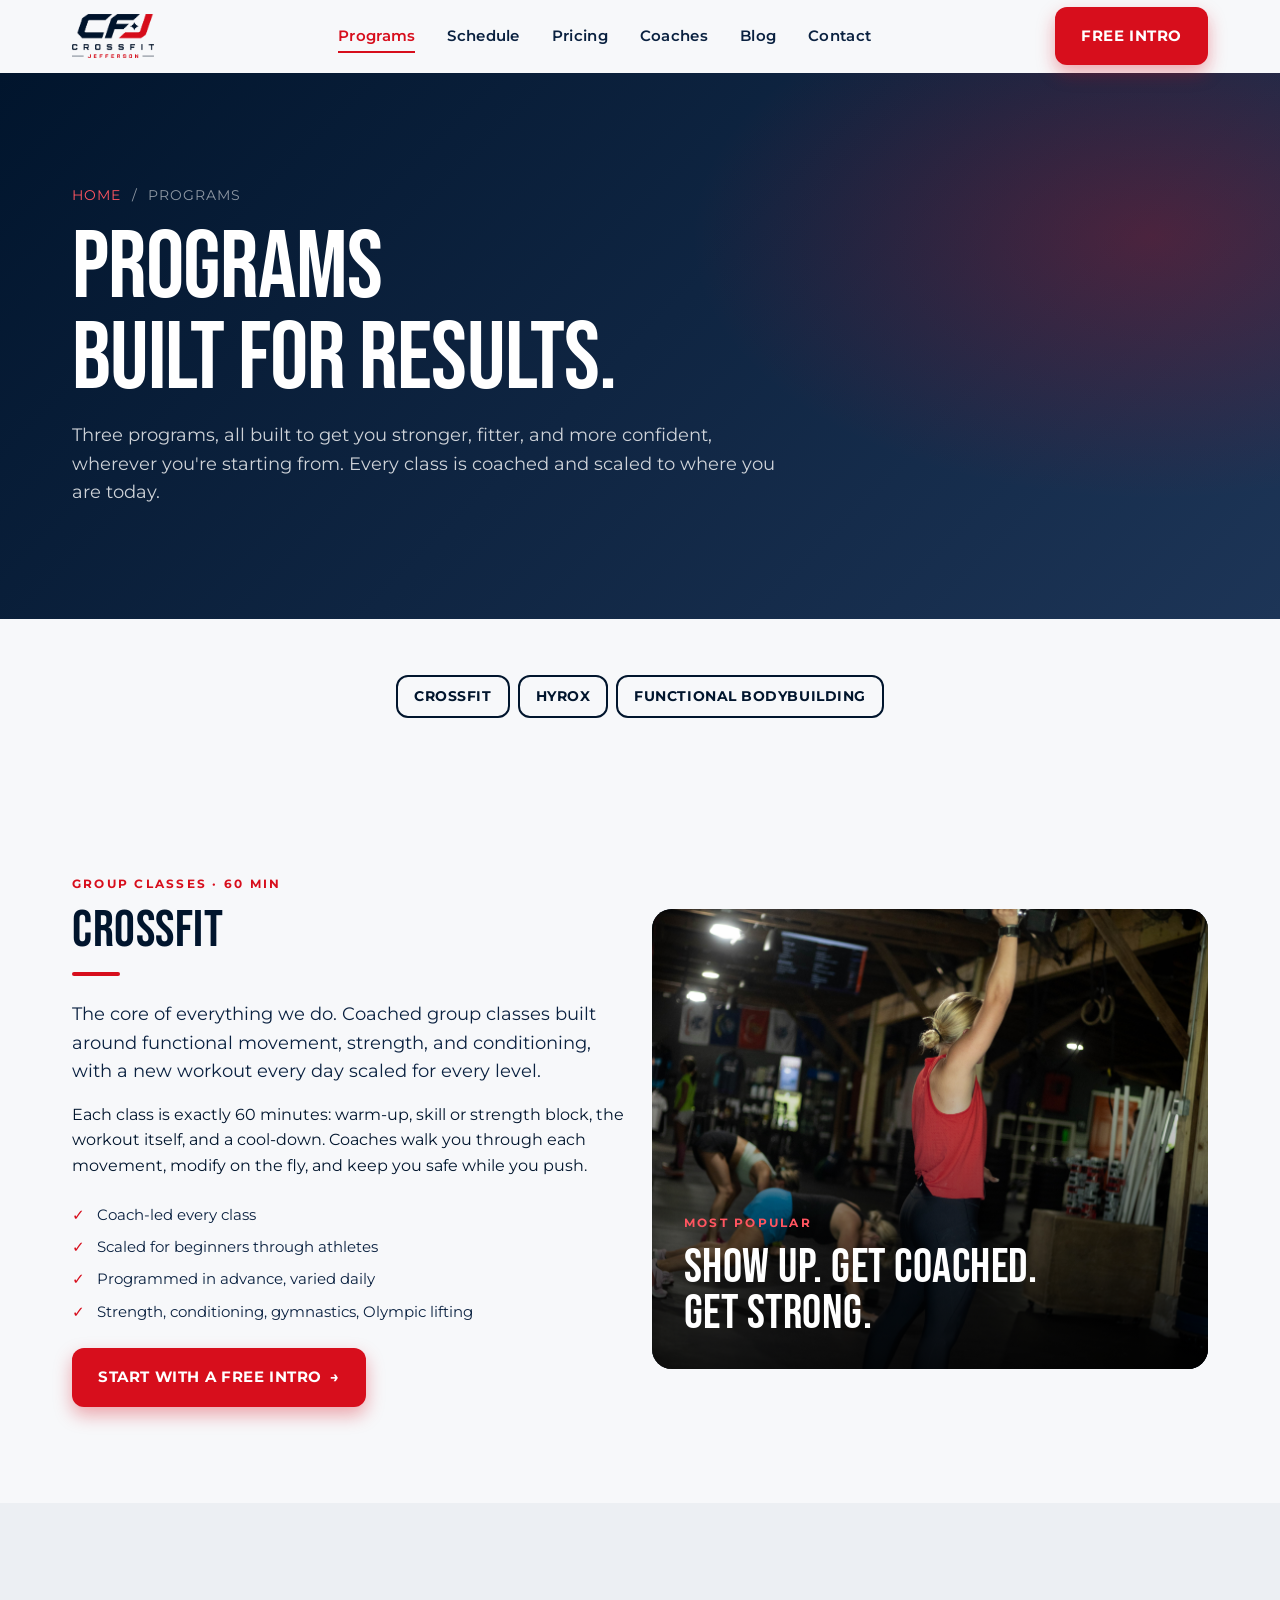
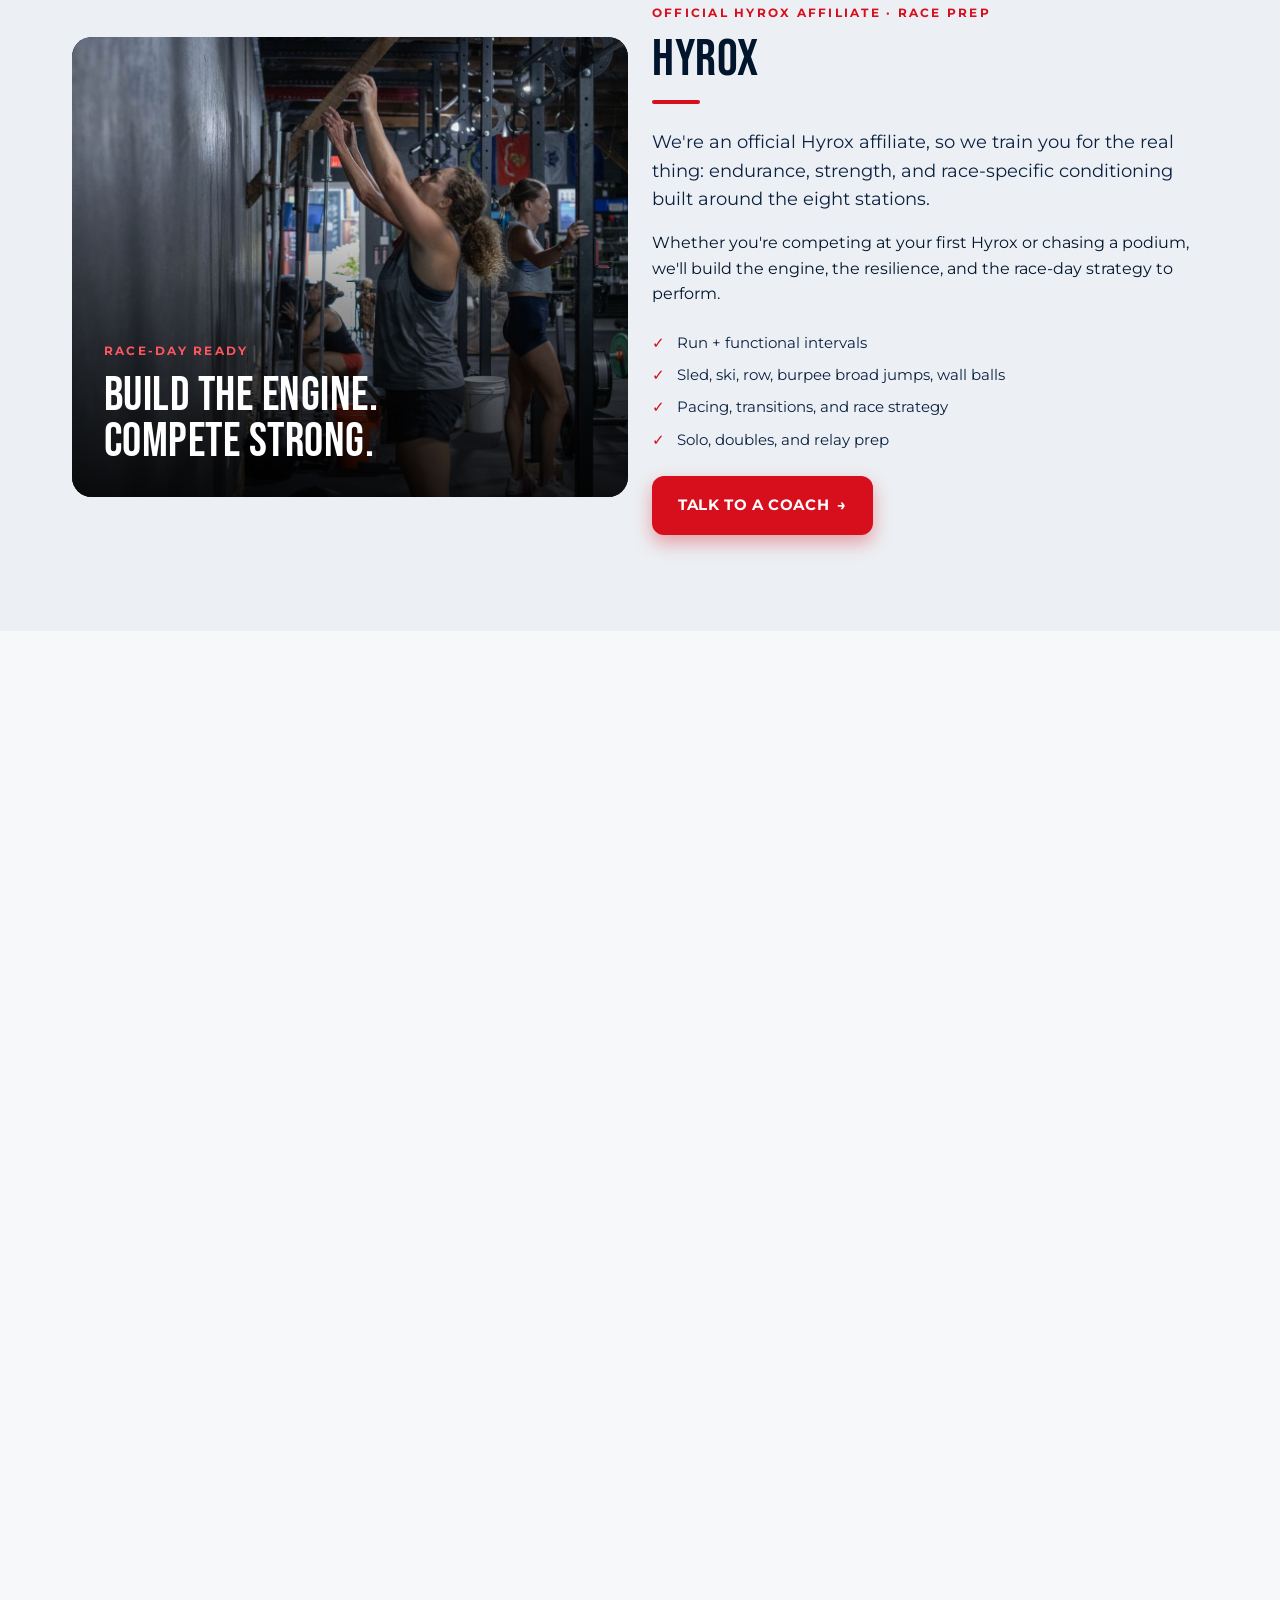
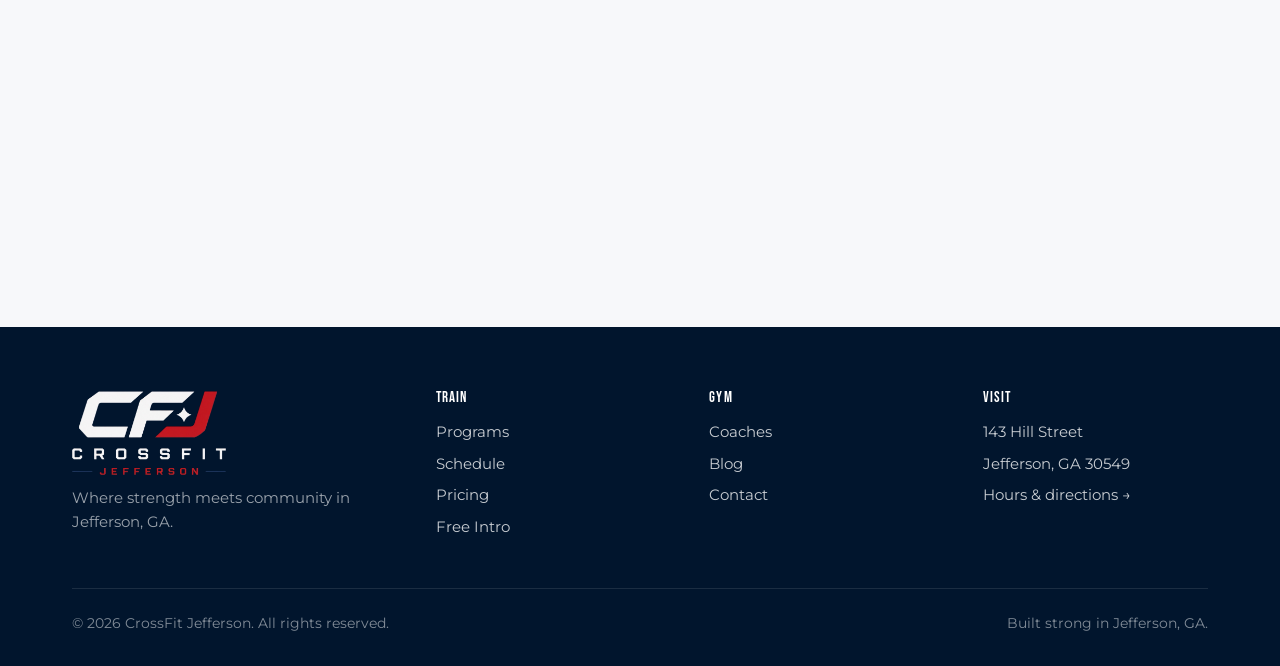
<file: programs.html>
<!DOCTYPE html>
<html lang="en">
<head>
  <meta charset="UTF-8">
  <meta name="viewport" content="width=device-width, initial-scale=1, viewport-fit=cover">
  <title>Programs · CrossFit Jefferson</title>
  <meta name="description" content="CrossFit, Hyrox, and Functional Bodybuilding programs at CrossFit Jefferson in Jefferson, GA.">
  <meta name="theme-color" content="#01152d">
  <link rel="preconnect" href="https://fonts.googleapis.com">
  <link rel="preconnect" href="https://fonts.gstatic.com" crossorigin>
  <link href="https://fonts.googleapis.com/css2?family=Bebas+Neue&family=Montserrat:wght@400;500;600;700&display=swap" rel="stylesheet">
  <link rel="stylesheet" href="assets/css/styles.css?v=21">
  <link rel="icon" type="image/png" href="assets/img/favicon.png">
  <script type="application/ld+json">
  {
    "@context": "https://schema.org",
    "@type": "BreadcrumbList",
    "itemListElement": [
      {"@type":"ListItem","position":1,"name":"Home","item":"https://kopacrossfit.com/"},
      {"@type":"ListItem","position":2,"name":"Programs","item":"https://kopacrossfit.com/programs"}
    ]
  }
  </script>
  <script type="application/ld+json">
  {
    "@context":"https://schema.org",
    "@type":"ItemList",
    "name":"Programs at CrossFit Jefferson",
    "itemListElement":[
      {"@type":"Service","name":"CrossFit","description":"Coach-led group classes built around functional movement, strength, and conditioning, scaled to every level.","provider":{"@type":"HealthClub","name":"CrossFit Jefferson"}},
      {"@type":"Service","name":"Hyrox","description":"Race-specific training at an official Hyrox affiliate gym: endurance, strength, and conditioning built around the eight stations.","provider":{"@type":"HealthClub","name":"CrossFit Jefferson"}},
      {"@type":"Service","name":"Functional Bodybuilding","description":"Dedicated strength program: squats, presses, pulls, dumbbells, and Olympic lifts.","provider":{"@type":"HealthClub","name":"CrossFit Jefferson"}}
    ]
  }
  </script>
</head>
<body>

<header class="site-header">
  <div class="container">
    <nav class="nav" aria-label="Primary">
      <a class="nav-brand" href="index.html" aria-label="CrossFit Jefferson home"><img src="assets/img/cfj-logo.png" alt="CrossFit Jefferson" width="170" height="93"></a>
      <ul class="nav-links" id="primary-nav">
        <li><a href="programs.html">Programs</a></li>
        <li><a href="schedule.html">Schedule</a></li>
        <li><a href="pricing.html">Pricing</a></li>
        <li><a href="coaches.html">Coaches</a></li>
        <li><a href="blog.html">Blog</a></li>
        <li><a href="contact.html">Contact</a></li>
      </ul>
      <div class="nav-cta">
        <a href="get-started.html" class="btn btn-primary">Free Intro</a>
        <button class="nav-toggle" aria-controls="primary-nav" aria-expanded="false" aria-label="Toggle menu"><span></span><span></span><span></span></button>
      </div>
    </nav>
  </div>
</header>

<section class="page-hero">
  <div class="container">
    <div class="breadcrumb"><a href="index.html">Home</a> &nbsp;/&nbsp; Programs</div>
    <h1 class="h-display">Programs<br>built for results.</h1>
    <p class="lead" style="max-width: 60ch; margin-top: var(--s-4);">Three programs, all built to get you stronger, fitter, and more confident, wherever you're starting from. Every class is coached and scaled to where you are today.</p>
  </div>
</section>

<!-- Quick nav -->
<section class="section-tight">
  <div class="container">
    <div class="flex flex-wrap" style="gap: var(--s-2); justify-content: center;">
      <a href="#crossfit" class="btn btn-ghost" style="padding: 0.55rem 1rem; font-size: 0.85rem;">CrossFit</a>
      <a href="#hyrox" class="btn btn-ghost" style="padding: 0.55rem 1rem; font-size: 0.85rem;">Hyrox</a>
      <a href="#functional-bodybuilding" class="btn btn-ghost" style="padding: 0.55rem 1rem; font-size: 0.85rem;">Functional Bodybuilding</a>
    </div>
  </div>
</section>

<!-- CROSSFIT -->
<section id="crossfit" style="scroll-margin-top: 90px;">
  <div class="container">
    <div class="grid grid-2" style="align-items: center;">
      <div class="reveal">
        <span class="eyebrow">Group classes · 60 min</span>
        <h2>CrossFit</h2>
        <span class="divider"></span>
        <p class="lead">The core of everything we do. Coached group classes built around functional movement, strength, and conditioning, with a new workout every day scaled for every level.</p>
        <p style="margin-top: var(--s-4);">Each class is exactly 60 minutes: warm-up, skill or strength block, the workout itself, and a cool-down. Coaches walk you through each movement, modify on the fly, and keep you safe while you push.</p>
        <ul class="price-features" style="margin: var(--s-5) 0;">
          <li>Coach-led every class</li>
          <li>Scaled for beginners through athletes</li>
          <li>Programmed in advance, varied daily</li>
          <li>Strength, conditioning, gymnastics, Olympic lifting</li>
        </ul>
        <a href="get-started.html" class="btn btn-primary btn-arrow">Start with a Free Intro</a>
      </div>
      <div class="program-card reveal" style="--bg: url(../img/crossfit.jpg); min-height: 460px;">
        <div class="program-card-content">
          <span class="eyebrow" style="color: var(--brand-300);">Most popular</span>
          <h3 style="font-size: clamp(2rem, 4vw, 3rem);">Show up. Get coached.<br>Get strong.</h3>
        </div>
      </div>
    </div>
  </div>
</section>

<!-- HYROX -->
<section id="hyrox" class="bg-paper-2" style="scroll-margin-top: 90px;">
  <div class="container">
    <div class="grid grid-2" style="align-items: center;">
      <div class="program-card reveal" style="--bg: url(../img/hyrox.jpg); min-height: 460px; order: -1;">
        <div class="program-card-content">
          <span class="eyebrow" style="color: var(--brand-300);">Race-day ready</span>
          <h3 style="font-size: clamp(2rem, 4vw, 3rem);">Build the engine.<br>Compete strong.</h3>
        </div>
      </div>
      <div class="reveal">
        <span class="eyebrow">Official Hyrox affiliate · Race prep</span>
        <h2>Hyrox</h2>
        <span class="divider"></span>
        <p class="lead">We're an official Hyrox affiliate, so we train you for the real thing: endurance, strength, and race-specific conditioning built around the eight stations.</p>
        <p style="margin-top: var(--s-4);">Whether you're competing at your first Hyrox or chasing a podium, we'll build the engine, the resilience, and the race-day strategy to perform.</p>
        <ul class="price-features" style="margin: var(--s-5) 0;">
          <li>Run + functional intervals</li>
          <li>Sled, ski, row, burpee broad jumps, wall balls</li>
          <li>Pacing, transitions, and race strategy</li>
          <li>Solo, doubles, and relay prep</li>
        </ul>
        <a href="get-started.html" class="btn btn-primary btn-arrow">Talk to a Coach</a>
      </div>
    </div>
  </div>
</section>

<!-- FUNCTIONAL BODYBUILDING -->
<section id="functional-bodybuilding" style="scroll-margin-top: 90px;">
  <div class="container">
    <div class="grid grid-2" style="align-items: center;">
      <div class="reveal">
        <span class="eyebrow">CrossFit-based strength</span>
        <h2>Functional Bodybuilding</h2>
        <span class="divider"></span>
        <p class="lead">A dedicated strength session built around the core lifts: squats, presses, pulls, dumbbells, and the Olympic lifts. It's programmed in cycles so you actually get stronger, not just tired.</p>
        <p style="margin-top: var(--s-4);">A great complement to regular CrossFit classes, whether you want to add weight to your lifts, dial in your snatch and clean & jerk, or just spend a focused hour getting strong.</p>
        <ul class="price-features" style="margin: var(--s-5) 0;">
          <li>Back squat, front squat, deadlift, press</li>
          <li>Snatch and clean &amp; jerk technique</li>
          <li>Programmed cycles with measurable progress</li>
          <li>Pairs with CrossFit, won't burn you out</li>
        </ul>
        <a href="get-started.html" class="btn btn-primary btn-arrow">Get Stronger</a>
      </div>
      <div class="program-card reveal" style="--bg: url(../img/strengthhouse.jpg); min-height: 460px;">
        <div class="program-card-content">
          <span class="eyebrow" style="color: var(--brand-300);">Get stronger</span>
          <h3 style="font-size: clamp(2rem, 4vw, 3rem);">Move efficiently.<br>Lift confidently.</h3>
        </div>
      </div>
    </div>
  </div>
</section>

<!-- CTA -->
<section>
  <div class="container">
    <div class="cta-banner reveal">
      <h2>Not sure which program?</h2>
      <p class="lead">Book a free intro and we'll figure it out together. We'll talk goals, answer your questions, and recommend the right path.</p>
      <div class="flex flex-center" style="gap: var(--s-3); flex-wrap: wrap;">
        <a href="get-started.html" class="btn btn-primary btn-lg btn-arrow">Book Free Intro</a>
      </div>
    </div>
  </div>
</section>

<footer class="site-footer">
  <div class="container">
    <div class="footer-grid">
      <div>
        <a class="nav-brand" href="index.html" aria-label="CrossFit Jefferson home"><img src="assets/img/cfj-logo-white.png" alt="CrossFit Jefferson" style="height:84px;width:auto;"></a>
        <p class="footer-brand-text">Where strength meets community in Jefferson, GA.</p>
      </div>
      <div><h4>Train</h4><ul><li><a href="programs.html">Programs</a></li><li><a href="schedule.html">Schedule</a></li><li><a href="pricing.html">Pricing</a></li><li><a href="get-started.html">Free Intro</a></li></ul></div>
      <div><h4>Gym</h4><ul><li><a href="coaches.html">Coaches</a></li><li><a href="blog.html">Blog</a></li><li><a href="contact.html">Contact</a></li></ul></div>
      <div><h4>Visit</h4><ul><li>143 Hill Street</li><li>Jefferson, GA 30549</li><li><a href="contact.html">Hours &amp; directions →</a></li></ul></div>
    </div>
    <div class="footer-bottom">
      <span>© <span data-year>2026</span> CrossFit Jefferson. All rights reserved.</span>
      <span>Built strong in Jefferson, GA.</span>
    </div>
  </div>
</footer>

<a href="get-started.html" class="btn btn-primary float-cta">Free Intro</a>

<script src="assets/js/main.js" defer></script>
</body>
</html>
</file>
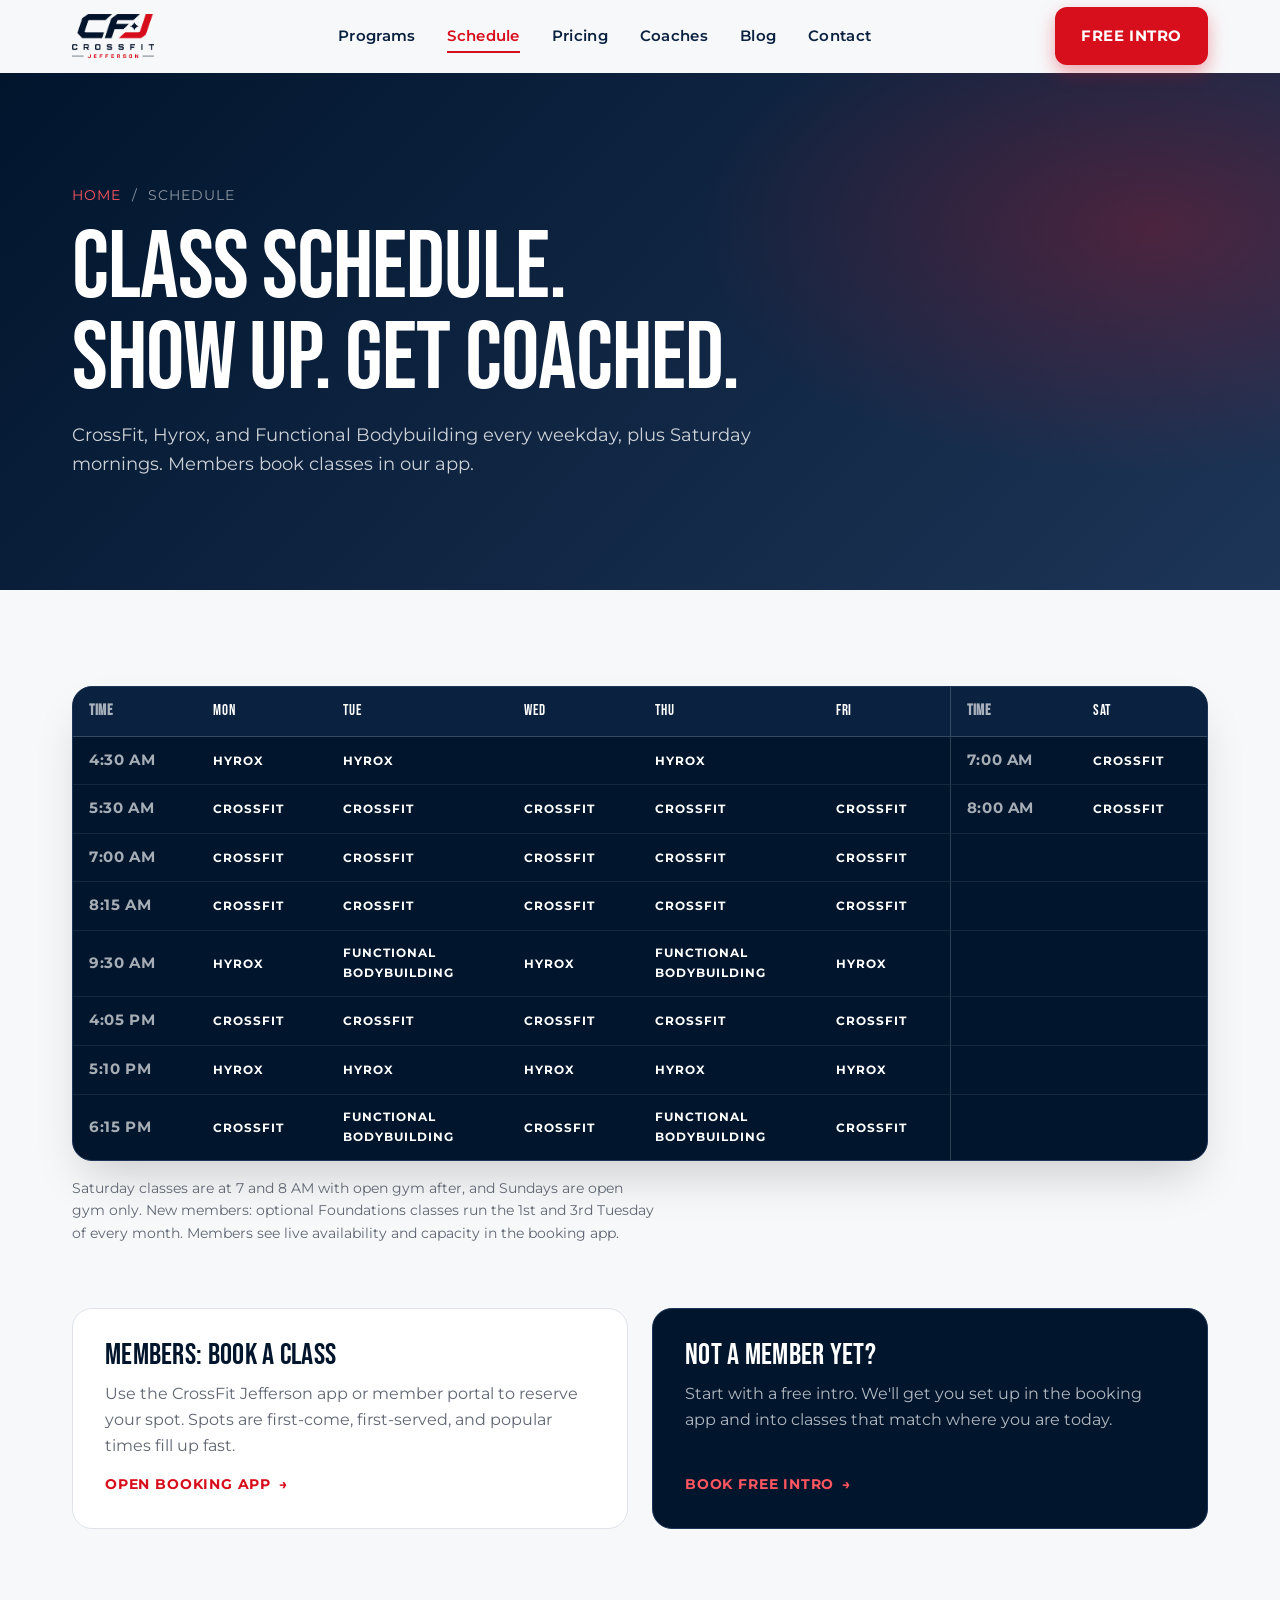
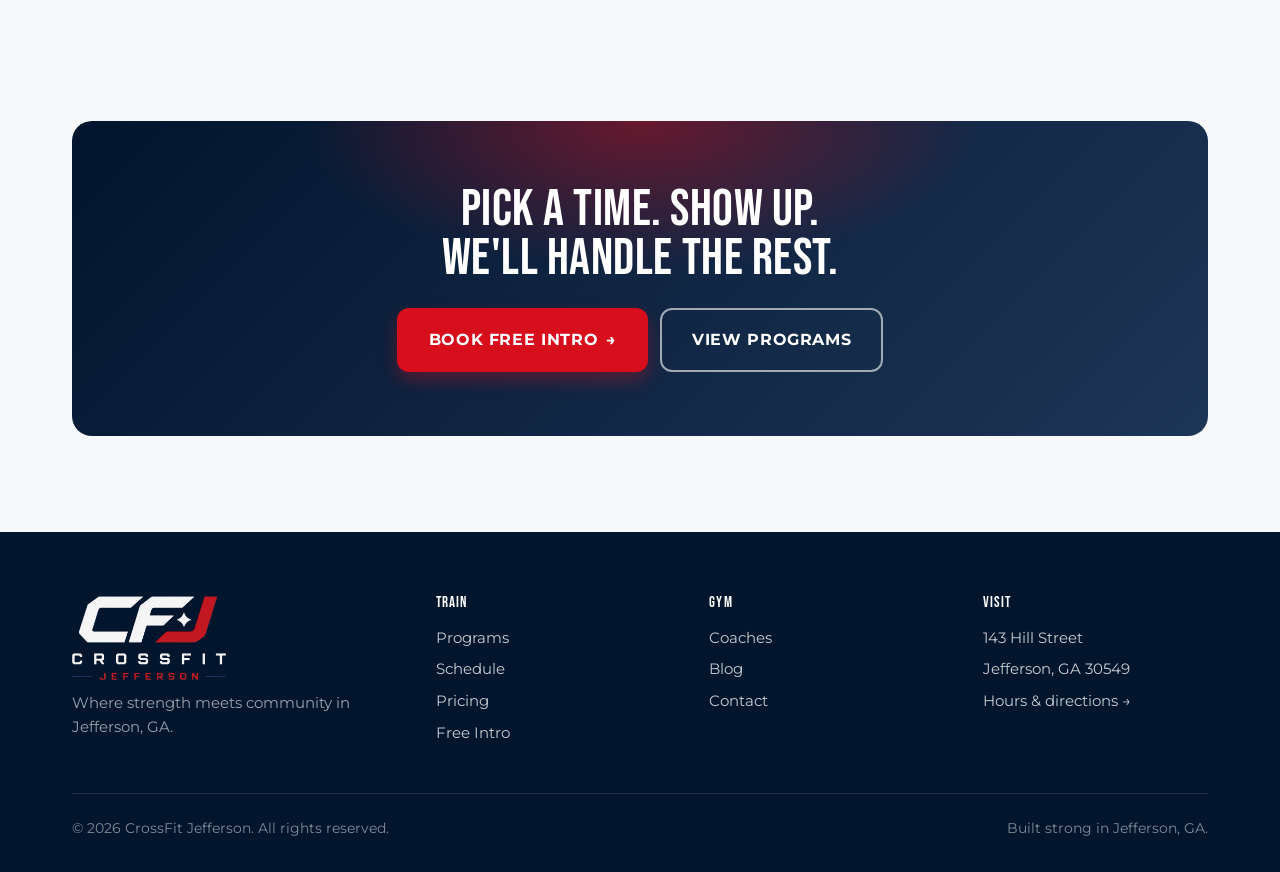
<file: schedule.html>
<!DOCTYPE html>
<html lang="en">
<head>
  <meta charset="UTF-8">
  <meta name="viewport" content="width=device-width, initial-scale=1, viewport-fit=cover">
  <title>Class Schedule · CrossFit Jefferson</title>
  <meta name="description" content="Weekly class schedule at CrossFit Jefferson in Jefferson, GA. CrossFit, Hyrox, and Functional Bodybuilding class times.">
  <meta name="theme-color" content="#01152d">
  <link rel="preconnect" href="https://fonts.googleapis.com">
  <link rel="preconnect" href="https://fonts.gstatic.com" crossorigin>
  <link href="https://fonts.googleapis.com/css2?family=Bebas+Neue&family=Montserrat:wght@400;500;600;700&display=swap" rel="stylesheet">
  <link rel="stylesheet" href="assets/css/styles.css?v=21">
  <link rel="icon" type="image/png" href="assets/img/favicon.png">
  <script type="application/ld+json">
  {
    "@context": "https://schema.org",
    "@type": "BreadcrumbList",
    "itemListElement": [
      {"@type":"ListItem","position":1,"name":"Home","item":"https://kopacrossfit.com/"},
      {"@type":"ListItem","position":2,"name":"Schedule","item":"https://kopacrossfit.com/schedule"}
    ]
  }
  </script>
</head>
<body>

<header class="site-header">
  <div class="container">
    <nav class="nav" aria-label="Primary">
      <a class="nav-brand" href="index.html" aria-label="CrossFit Jefferson home"><img src="assets/img/cfj-logo.png" alt="CrossFit Jefferson" width="170" height="93"></a>
      <ul class="nav-links" id="primary-nav">
        <li><a href="programs.html">Programs</a></li>
        <li><a href="schedule.html">Schedule</a></li>
        <li><a href="pricing.html">Pricing</a></li>
        <li><a href="coaches.html">Coaches</a></li>
        <li><a href="blog.html">Blog</a></li>
        <li><a href="contact.html">Contact</a></li>
      </ul>
      <div class="nav-cta">
        <a href="get-started.html" class="btn btn-primary">Free Intro</a>
        <button class="nav-toggle" aria-controls="primary-nav" aria-expanded="false" aria-label="Toggle menu"><span></span><span></span><span></span></button>
      </div>
    </nav>
  </div>
</header>

<section class="page-hero">
  <div class="container">
    <div class="breadcrumb"><a href="index.html">Home</a> &nbsp;/&nbsp; Schedule</div>
    <h1 class="h-display">Class schedule.<br>Show up. Get coached.</h1>
    <p class="lead" style="max-width: 60ch; margin-top: var(--s-4);">CrossFit, Hyrox, and Functional Bodybuilding every weekday, plus Saturday mornings. Members book classes in our app.</p>
  </div>
</section>

<section>
  <div class="container">
    <div class="schedule-wrap">
      <table class="schedule-table">
        <thead>
          <tr>
            <th>Time</th><th>Mon</th><th>Tue</th><th>Wed</th><th>Thu</th><th>Fri</th><th>Time</th><th>Sat</th>
          </tr>
        </thead>
        <tbody>
          <tr>
            <td>4:30 AM</td>
            <td><span class="schedule-tag hyrox">Hyrox</span></td>
            <td><span class="schedule-tag hyrox">Hyrox</span></td>
            <td></td>
            <td><span class="schedule-tag hyrox">Hyrox</span></td>
            <td></td>
            <td>7:00 AM</td>
            <td><span class="schedule-tag">CrossFit</span></td>
          </tr>
          <tr>
            <td>5:30 AM</td>
            <td><span class="schedule-tag">CrossFit</span></td>
            <td><span class="schedule-tag">CrossFit</span></td>
            <td><span class="schedule-tag">CrossFit</span></td>
            <td><span class="schedule-tag">CrossFit</span></td>
            <td><span class="schedule-tag">CrossFit</span></td>
            <td>8:00 AM</td>
            <td><span class="schedule-tag">CrossFit</span></td>
          </tr>
          <tr>
            <td>7:00 AM</td>
            <td><span class="schedule-tag">CrossFit</span></td>
            <td><span class="schedule-tag">CrossFit</span></td>
            <td><span class="schedule-tag">CrossFit</span></td>
            <td><span class="schedule-tag">CrossFit</span></td>
            <td><span class="schedule-tag">CrossFit</span></td>
            <td></td>
            <td></td>
          </tr>
          <tr>
            <td>8:15 AM</td>
            <td><span class="schedule-tag">CrossFit</span></td>
            <td><span class="schedule-tag">CrossFit</span></td>
            <td><span class="schedule-tag">CrossFit</span></td>
            <td><span class="schedule-tag">CrossFit</span></td>
            <td><span class="schedule-tag">CrossFit</span></td>
            <td></td>
            <td></td>
          </tr>
          <tr>
            <td>9:30 AM</td>
            <td><span class="schedule-tag hyrox">Hyrox</span></td>
            <td><span class="schedule-tag strength">Functional<br>Bodybuilding</span></td>
            <td><span class="schedule-tag hyrox">Hyrox</span></td>
            <td><span class="schedule-tag strength">Functional<br>Bodybuilding</span></td>
            <td><span class="schedule-tag hyrox">Hyrox</span></td>
            <td></td>
            <td></td>
          </tr>
          <tr>
            <td>4:05 PM</td>
            <td><span class="schedule-tag">CrossFit</span></td>
            <td><span class="schedule-tag">CrossFit</span></td>
            <td><span class="schedule-tag">CrossFit</span></td>
            <td><span class="schedule-tag">CrossFit</span></td>
            <td><span class="schedule-tag">CrossFit</span></td>
            <td></td>
            <td></td>
          </tr>
          <tr>
            <td>5:10 PM</td>
            <td><span class="schedule-tag hyrox">Hyrox</span></td>
            <td><span class="schedule-tag hyrox">Hyrox</span></td>
            <td><span class="schedule-tag hyrox">Hyrox</span></td>
            <td><span class="schedule-tag hyrox">Hyrox</span></td>
            <td><span class="schedule-tag hyrox">Hyrox</span></td>
            <td></td>
            <td></td>
          </tr>
          <tr>
            <td>6:15 PM</td>
            <td><span class="schedule-tag">CrossFit</span></td>
            <td><span class="schedule-tag strength">Functional<br>Bodybuilding</span></td>
            <td><span class="schedule-tag">CrossFit</span></td>
            <td><span class="schedule-tag strength">Functional<br>Bodybuilding</span></td>
            <td><span class="schedule-tag">CrossFit</span></td>
            <td></td>
            <td></td>
          </tr>
        </tbody>
      </table>
    </div>

    <p class="small mt-4">Saturday classes are at 7 and 8 AM with open gym after, and Sundays are open gym only. New members: optional Foundations classes run the 1st and 3rd Tuesday of every month. Members see live availability and capacity in the booking app.</p>

    <div class="grid grid-2 mt-8">
      <div class="card reveal">
        <h3>Members: book a class</h3>
        <p>Use the CrossFit Jefferson app or member portal to reserve your spot. Spots are first-come, first-served, and popular times fill up fast.</p>
        <a href="#" class="card-link">Open booking app</a>
      </div>
      <div class="card reveal card-dark">
        <h3>Not a member yet?</h3>
        <p>Start with a free intro. We'll get you set up in the booking app and into classes that match where you are today.</p>
        <a href="get-started.html" class="card-link" style="color: var(--brand-300);">Book Free Intro</a>
      </div>
    </div>
  </div>
</section>

<!-- CTA -->
<section>
  <div class="container">
    <div class="cta-banner reveal">
      <h2>Pick a time. Show up.<br>We'll handle the rest.</h2>
      <div class="flex flex-center" style="gap: var(--s-3); flex-wrap: wrap; margin-top: var(--s-5);">
        <a href="get-started.html" class="btn btn-primary btn-lg btn-arrow">Book Free Intro</a>
        <a href="programs.html" class="btn btn-ghost-light btn-lg">View Programs</a>
      </div>
    </div>
  </div>
</section>

<footer class="site-footer">
  <div class="container">
    <div class="footer-grid">
      <div>
        <a class="nav-brand" href="index.html" aria-label="CrossFit Jefferson home"><img src="assets/img/cfj-logo-white.png" alt="CrossFit Jefferson" style="height:84px;width:auto;"></a>
        <p class="footer-brand-text">Where strength meets community in Jefferson, GA.</p>
      </div>
      <div><h4>Train</h4><ul><li><a href="programs.html">Programs</a></li><li><a href="schedule.html">Schedule</a></li><li><a href="pricing.html">Pricing</a></li><li><a href="get-started.html">Free Intro</a></li></ul></div>
      <div><h4>Gym</h4><ul><li><a href="coaches.html">Coaches</a></li><li><a href="blog.html">Blog</a></li><li><a href="contact.html">Contact</a></li></ul></div>
      <div><h4>Visit</h4><ul><li>143 Hill Street</li><li>Jefferson, GA 30549</li><li><a href="contact.html">Hours &amp; directions →</a></li></ul></div>
    </div>
    <div class="footer-bottom">
      <span>© <span data-year>2026</span> CrossFit Jefferson. All rights reserved.</span>
      <span>Built strong in Jefferson, GA.</span>
    </div>
  </div>
</footer>

<a href="get-started.html" class="btn btn-primary float-cta">Free Intro</a>

<script src="assets/js/main.js" defer></script>
</body>
</html>
</file>
<file: assets/css/styles.css>
/* ==========================================================================
   CrossFit Jefferson — design system
   Mobile-first, no framework, no build step.
   ========================================================================== */

/* ---------- Tokens ---------- */
:root {
  /* Color — CrossFit Jefferson brand (sampled from logo) */
  --ink:        #01152d;       /* logo navy */
  --ink-2:      #0a2140;
  --ink-3:      #1d3557;
  --paper:      #f7f8fa;
  --paper-2:    #eceff3;
  --line:       #dfe3e9;
  --muted:      #5f6672;
  --muted-2:    #8b93a1;

  --brand:      #d70e1c;       /* logo red */
  --brand-700:  #a80812;
  --brand-300:  #ff5560;
  --brand-50:   #fdecee;
  --accent:     #1d3557;       /* secondary navy */
  --success:    #2e7d32;
  --danger:     #c0392b;

  /* Type */
  --font-display: "Bebas Neue", "Oswald", "Impact", system-ui, sans-serif;
  --font-body:    "Montserrat", system-ui, -apple-system, "Segoe UI", Roboto, sans-serif;

  /* Spacing scale */
  --s-1: 0.25rem;
  --s-2: 0.5rem;
  --s-3: 0.75rem;
  --s-4: 1rem;
  --s-5: 1.5rem;
  --s-6: 2rem;
  --s-7: 3rem;
  --s-8: 4rem;
  --s-9: 6rem;
  --s-10: 8rem;

  /* Layout */
  --container: 1200px;
  --container-narrow: 880px;
  --radius: 12px;
  --radius-lg: 20px;

  /* Effects */
  --shadow-sm: 0 1px 2px rgba(0,0,0,0.06), 0 1px 3px rgba(0,0,0,0.08);
  --shadow-md: 0 4px 12px rgba(0,0,0,0.08), 0 2px 4px rgba(0,0,0,0.05);
  --shadow-lg: 0 24px 48px -12px rgba(0,0,0,0.18);

  --ease: cubic-bezier(0.4, 0, 0.2, 1);
  --t-fast: 150ms var(--ease);
  --t-med:  250ms var(--ease);
  --t-slow: 500ms var(--ease);

  /* Header height (used for scroll offset) */
  --nav-h: 72px;
}

/* ---------- Reset ---------- */
*, *::before, *::after { box-sizing: border-box; }
* { margin: 0; }
html { -webkit-text-size-adjust: 100%; scroll-behavior: smooth; }
body {
  font-family: var(--font-body);
  font-size: 16px;
  line-height: 1.6;
  color: var(--ink);
  background: var(--paper);
  -webkit-font-smoothing: antialiased;
  -moz-osx-font-smoothing: grayscale;
  text-rendering: optimizeLegibility;
  overflow-x: hidden;
}
img, picture, video, canvas, svg { display: block; max-width: 100%; height: auto; }
button, input, select, textarea { font: inherit; color: inherit; }
a { color: inherit; text-decoration: none; }
ul, ol { padding: 0; list-style: none; }
:focus-visible { outline: 3px solid var(--brand); outline-offset: 3px; border-radius: 4px; }

@media (prefers-reduced-motion: reduce) {
  html { scroll-behavior: auto; }
  *, *::before, *::after { animation-duration: 0.001ms !important; transition-duration: 0.001ms !important; }
}

/* ---------- Typography ---------- */
h1, h2, h3, h4 {
  font-family: var(--font-display);
  font-weight: 400;
  line-height: 0.95;
  letter-spacing: 0.01em;
  text-transform: uppercase;
}
.h-display {
  font-size: clamp(2.75rem, 8vw, 6rem);
  letter-spacing: -0.01em;
}
h1 { font-size: clamp(2.25rem, 6vw, 4.5rem); }
h2 { font-size: clamp(1.85rem, 4.5vw, 3.25rem); }
h3 { font-size: clamp(1.4rem, 2.5vw, 1.85rem); }
h4 { font-size: 1.15rem; letter-spacing: 0.04em; }

p { max-width: 65ch; }
.lead { font-size: clamp(1.05rem, 1.4vw, 1.25rem); color: var(--ink-2); }
small, .small { font-size: 0.875rem; color: var(--muted); }

.eyebrow {
  display: inline-block;
  font-family: var(--font-body);
  font-size: 0.78rem;
  font-weight: 700;
  letter-spacing: 0.18em;
  text-transform: uppercase;
  color: var(--brand);
  margin-bottom: var(--s-3);
}
.eyebrow.dark { color: var(--ink); }

.text-center { text-align: center; }
.muted       { color: var(--muted); }
.no-wrap     { white-space: nowrap; }
.divider {
  display: block;
  width: 48px;
  height: 4px;
  background: var(--brand);
  border-radius: 2px;
  margin: var(--s-4) 0 var(--s-5);
}
.divider.center { margin-left: auto; margin-right: auto; }

/* ---------- Layout primitives ---------- */
.container {
  width: 100%;
  max-width: var(--container);
  margin-inline: auto;
  padding-inline: clamp(1rem, 4vw, 2rem);
}
.container-narrow { max-width: var(--container-narrow); margin-inline: auto; padding-inline: clamp(1rem, 4vw, 2rem); }

section { padding-block: clamp(3rem, 8vw, 6rem); }
.section-tight { padding-block: clamp(2rem, 5vw, 3.5rem); }

.grid { display: grid; gap: var(--s-5); }
.grid-2 { grid-template-columns: repeat(2, minmax(0, 1fr)); }
.grid-3 { grid-template-columns: repeat(3, minmax(0, 1fr)); }
.grid-4 { grid-template-columns: repeat(4, minmax(0, 1fr)); }
.grid-auto { grid-template-columns: repeat(auto-fit, minmax(280px, 1fr)); }

.flex { display: flex; gap: var(--s-4); }
.flex-wrap { flex-wrap: wrap; }
.flex-center { align-items: center; justify-content: center; }
.flex-between { align-items: center; justify-content: space-between; }

@media (max-width: 880px) {
  .grid-2, .grid-3, .grid-4 { grid-template-columns: 1fr; }
}

/* ---------- Buttons ---------- */
.btn {
  display: inline-flex;
  align-items: center;
  gap: var(--s-2);
  padding: 0.95rem 1.5rem;
  font-weight: 700;
  font-size: 0.95rem;
  letter-spacing: 0.04em;
  text-transform: uppercase;
  border: 2px solid transparent;
  border-radius: var(--radius);
  cursor: pointer;
  transition: transform var(--t-fast), background var(--t-fast), color var(--t-fast), border-color var(--t-fast), box-shadow var(--t-fast);
  white-space: nowrap;
  text-decoration: none;
}
.btn:hover { transform: translateY(-2px); }
.btn:active { transform: translateY(0); }

.btn-primary {
  background: var(--brand);
  color: white;
  box-shadow: 0 8px 18px rgba(215,14,28, 0.35);
}
.btn-primary:hover { background: var(--brand-700); box-shadow: 0 12px 24px rgba(215,14,28, 0.45); }

.btn-dark {
  background: var(--ink);
  color: white;
}
.btn-dark:hover { background: var(--ink-3); }

.btn-ghost {
  background: transparent;
  color: var(--ink);
  border-color: var(--ink);
}
.btn-ghost:hover { background: var(--ink); color: white; }

.btn-ghost-light {
  background: transparent;
  color: white;
  border-color: rgba(255,255,255,0.6);
}
.btn-ghost-light:hover { background: white; color: var(--ink); border-color: white; }

.btn-lg { padding: 1.1rem 1.85rem; font-size: 1rem; }
.btn-arrow::after {
  content: "→";
  transition: transform var(--t-fast);
}
.btn-arrow:hover::after { transform: translateX(4px); }

/* ---------- Header / Nav ---------- */
.site-header {
  position: sticky;
  top: 0;
  z-index: 100;
  background: rgba(247, 248, 250, 0.92);
  backdrop-filter: saturate(180%) blur(12px);
  -webkit-backdrop-filter: saturate(180%) blur(12px);
  border-bottom: 1px solid transparent;
  transition: border-color var(--t-fast), background var(--t-fast);
}
.site-header.scrolled { border-bottom-color: var(--line); }

.nav {
  display: flex;
  align-items: center;
  justify-content: space-between;
  height: var(--nav-h);
}
.nav-brand {
  display: flex;
  align-items: center;
  gap: 0.65rem;
  font-family: var(--font-display);
  font-size: 1.5rem;
  letter-spacing: 0.05em;
  color: var(--ink);
}
.nav-brand .logo {
  width: 38px; height: 38px;
  display: grid; place-items: center;
  background: var(--ink);
  color: var(--brand);
  border-radius: 10px;
  font-family: var(--font-display);
  font-size: 1.1rem;
}
.nav-brand small { display: block; font-size: 0.55rem; letter-spacing: 0.25em; color: var(--muted); margin-top: 2px; font-family: var(--font-body); font-weight: 700; }
.nav-brand img { display: block; height: clamp(36px, 4vw, 44px); width: auto; max-width: 200px; }
.site-header .nav-brand img { transition: transform var(--t-fast); }
.site-header .nav-brand:hover img { transform: scale(1.03); }

.nav-links {
  display: flex;
  align-items: center;
  gap: var(--s-6);
}
.nav-links a {
  font-size: 0.92rem;
  font-weight: 600;
  letter-spacing: 0.02em;
  color: var(--ink-2);
  position: relative;
  padding: var(--s-2) 0;
  transition: color var(--t-fast);
}
.nav-links a::after {
  content: "";
  position: absolute;
  left: 0; right: 0; bottom: 0;
  height: 2px;
  background: var(--brand);
  transform: scaleX(0);
  transform-origin: left;
  transition: transform var(--t-med);
}
.nav-links a:hover, .nav-links a.is-active { color: var(--brand); }
.nav-links a.is-active::after { transform: scaleX(1); }

.nav-cta { display: flex; gap: var(--s-3); align-items: center; }

.nav-toggle {
  display: none;
  background: transparent;
  border: 0;
  width: 44px; height: 44px;
  cursor: pointer;
  padding: 0;
  position: relative;
}
.nav-toggle span {
  display: block;
  position: absolute;
  left: 10px;
  width: 24px; height: 2px;
  background: var(--ink);
  transition: transform var(--t-med), opacity var(--t-fast), top var(--t-med);
}
.nav-toggle span:nth-child(1) { top: 14px; }
.nav-toggle span:nth-child(2) { top: 21px; }
.nav-toggle span:nth-child(3) { top: 28px; }
.nav-toggle[aria-expanded="true"] span:nth-child(1) { top: 21px; transform: rotate(45deg); }
.nav-toggle[aria-expanded="true"] span:nth-child(2) { opacity: 0; }
.nav-toggle[aria-expanded="true"] span:nth-child(3) { top: 21px; transform: rotate(-45deg); }

@media (max-width: 960px) {
  .nav-toggle { display: block; }
  .nav-links {
    position: fixed;
    top: var(--nav-h);
    right: 0;
    left: 0;
    width: 100%;
    height: calc(100vh - var(--nav-h));
    height: calc(100dvh - var(--nav-h));
    flex-direction: column;
    align-items: flex-start;
    background: var(--paper);
    padding: var(--s-6) var(--s-5) var(--s-7);
    gap: var(--s-4);
    transform: translateX(100%);
    transition: transform var(--t-med);
    overflow-y: auto;
    border-top: 1px solid var(--line);
  }
  .nav-links.open { transform: translateX(0); }
  .nav-links a { font-size: 1.4rem; font-family: var(--font-display); letter-spacing: 0.04em; }
  .nav-cta .btn-ghost { display: none; }
}

/* ---------- Hero ---------- */
.hero {
  position: relative;
  min-height: clamp(560px, 82vh, 820px);
  display: flex;
  align-items: center;
  color: white;
  background: var(--ink);
  overflow: hidden;
  isolation: isolate;
}
.hero::before {
  content: "";
  position: absolute;
  inset: 0;
  background: url("../img/hero.webp?v=4") center/cover no-repeat;
  background-color: var(--ink);
  filter: blur(4px) saturate(1.1) brightness(0.95);
  transform: scale(1.06); /* hides blurred edges */
  z-index: -2;
}
.hero::after {
  content: "";
  position: absolute;
  inset: 0;
  background:
    linear-gradient(180deg, rgba(0,0,0,0.35) 0%, rgba(0,0,0,0.5) 60%, rgba(10,10,10,0.88) 100%),
    radial-gradient(80% 60% at 80% 30%, rgba(215,14,28,0.2), transparent 70%),
    repeating-linear-gradient(45deg, rgba(255,255,255,0.03) 0 1px, transparent 1px 32px),
    repeating-linear-gradient(-45deg, rgba(255,255,255,0.03) 0 1px, transparent 1px 32px);
  z-index: -1;
  pointer-events: none;
}
.hero-inner {
  display: grid;
  grid-template-columns: 1.1fr 0.9fr;
  align-items: center;
  gap: var(--s-7);
  padding-block: var(--s-9) var(--s-8);
  width: 100%;
}
.hero-copy { max-width: 720px; }
.hero h1 { color: white; }
.hero .lead { color: rgba(255,255,255,0.85); margin-top: var(--s-4); }
.hero-cta { display: flex; gap: var(--s-3); flex-wrap: wrap; margin-top: var(--s-6); }
.hero-meta {
  display: flex;
  flex-wrap: wrap;
  gap: var(--s-5);
  margin-top: var(--s-7);
  padding-top: var(--s-5);
  border-top: 1px solid rgba(255,255,255,0.15);
  color: rgba(255,255,255,0.8);
  font-size: 0.9rem;
}
.hero-meta strong { display: block; font-family: var(--font-display); font-size: 2rem; color: white; line-height: 1; }

.hero-card {
  background: rgba(255,255,255,0.06);
  border: 1px solid rgba(255,255,255,0.18);
  border-radius: var(--radius-lg);
  padding: var(--s-6);
  backdrop-filter: blur(10px);
}
.hero-card h3 { color: white; margin-bottom: var(--s-3); }
.hero-card ul { display: grid; gap: var(--s-2); }
.hero-card li {
  display: flex;
  gap: var(--s-3);
  color: rgba(255,255,255,0.9);
  font-size: 0.95rem;
}
.hero-card li::before {
  content: "✓";
  color: var(--brand);
  font-weight: 700;
}

@media (max-width: 880px) {
  .hero-inner { grid-template-columns: 1fr; gap: var(--s-6); padding-block: var(--s-8) var(--s-7); }
  .hero { min-height: 600px; }
}

/* Page hero (smaller, used on inner pages) */
.page-hero {
  background: linear-gradient(135deg, var(--ink) 0%, var(--ink-3) 100%);
  color: white;
  padding-block: clamp(4rem, 9vw, 7rem);
  position: relative;
  isolation: isolate;
  overflow: hidden;
}
.page-hero::after {
  content: "";
  position: absolute; inset: 0; z-index: -1;
  background: radial-gradient(60% 80% at 90% 30%, rgba(215,14,28,0.28), transparent 60%);
}
.page-hero h1 { color: white; }
.page-hero .lead { color: rgba(255,255,255,0.8); margin-top: var(--s-4); }
.page-hero .breadcrumb { color: rgba(255,255,255,0.55); font-size: 0.85rem; margin-bottom: var(--s-4); letter-spacing: 0.08em; text-transform: uppercase; }
.page-hero .breadcrumb a { color: var(--brand-300); }

/* ---------- Cards ---------- */
.card {
  background: white;
  border: 1px solid var(--line);
  border-radius: var(--radius-lg);
  padding: var(--s-6);
  transition: transform var(--t-med), box-shadow var(--t-med), border-color var(--t-med);
  display: flex;
  flex-direction: column;
}
.card:hover {
  transform: translateY(-4px);
  box-shadow: var(--shadow-lg);
  border-color: var(--brand-300);
}
.card .card-icon {
  width: 56px; height: 56px;
  display: grid; place-items: center;
  background: var(--brand-50);
  color: var(--brand);
  border-radius: 14px;
  margin-bottom: var(--s-4);
  font-size: 1.6rem;
}
.card h3 { margin-bottom: var(--s-3); }
.card p { color: var(--muted); flex: 1; }
.card .card-link {
  display: inline-flex;
  align-items: center;
  gap: var(--s-2);
  margin-top: var(--s-4);
  font-weight: 700;
  color: var(--brand);
  text-transform: uppercase;
  letter-spacing: 0.06em;
  font-size: 0.85rem;
}
.card .card-link::after { content: "→"; transition: transform var(--t-fast); }
.card:hover .card-link::after { transform: translateX(4px); }

.card-dark { background: var(--ink); color: white; border-color: var(--ink-3); }
.card-dark p { color: rgba(255,255,255,0.7); }

/* Program card with image */
.program-card {
  position: relative;
  overflow: hidden;
  border-radius: var(--radius-lg);
  min-height: 380px;
  color: white;
  display: flex;
  align-items: flex-end;
  padding: var(--s-6);
  background: var(--ink);
  isolation: isolate;
  transition: transform var(--t-med);
}
.program-card::before {
  content: "";
  position: absolute; inset: 0; z-index: -1;
  background: linear-gradient(180deg, transparent 30%, rgba(0,0,0,0.85) 100%), var(--bg, linear-gradient(135deg, var(--brand) 0%, var(--ink) 100%));
  background-size: cover;
  background-position: center;
  transition: transform var(--t-slow);
}
.program-card:hover { transform: translateY(-4px); }
.program-card:hover::before { transform: scale(1.06); }
.program-card-content { position: relative; }
.program-card h3 { color: white; }
.program-card p { color: rgba(255,255,255,0.85); }

/* ---------- Pricing ---------- */
.pricing-grid {
  display: grid;
  gap: var(--s-5);
  grid-template-columns: repeat(auto-fit, minmax(280px, 1fr));
}
/* When the pricing tiers collapse to one column, lead with the featured card */
@media (max-width: 700px) {
  .pricing-grid .price-card.featured { order: -1; }
}
.price-card {
  background: white;
  border: 1px solid var(--line);
  border-radius: var(--radius-lg);
  padding: var(--s-7) var(--s-6);
  display: flex;
  flex-direction: column;
  position: relative;
  transition: transform var(--t-med), box-shadow var(--t-med), border-color var(--t-med);
}
.price-card.featured {
  background: var(--ink);
  color: white;
  border-color: var(--ink);
  transform: translateY(-8px);
  box-shadow: var(--shadow-lg);
}
.price-card.featured h3, .price-card.featured .price { color: white; }
.price-card.featured .price-features li { color: rgba(255,255,255,0.85); }
.price-card .badge {
  position: absolute;
  top: var(--s-4);
  right: var(--s-4);
  background: var(--brand);
  color: white;
  font-size: 0.7rem;
  font-weight: 700;
  letter-spacing: 0.1em;
  text-transform: uppercase;
  padding: 0.3rem 0.6rem;
  border-radius: 6px;
}
.price {
  font-family: var(--font-display);
  font-size: 3.5rem;
  line-height: 1;
  margin-block: var(--s-3);
}
.price small { font-family: var(--font-body); font-size: 0.85rem; color: var(--muted); margin-left: 0.4rem; font-weight: 500; }
.price-features { display: grid; gap: var(--s-2); margin: var(--s-5) 0; }
.price-features li { display: flex; gap: var(--s-3); color: var(--ink-2); font-size: 0.95rem; }
.price-features li::before { content: "✓"; color: var(--brand); font-weight: 700; }

/* Term + description list (block flow, hanging checkmark) */
.checks { display: grid; gap: var(--s-3); }
.checks li {
  display: block;
  position: relative;
  padding-left: 1.75rem;
  color: var(--ink-2);
  font-size: 0.95rem;
  line-height: 1.55;
}
.checks li::before {
  content: "✓";
  position: absolute;
  left: 0;
  top: 0;
  color: var(--brand);
  font-weight: 700;
}
.checks li strong { color: var(--ink); }
.price-card .btn { margin-top: auto; justify-content: center; }

/* Commitment tiers (inside the featured Unlimited card) */
.commit-tiers {
  margin-top: var(--s-4);
  border: 1px solid rgba(255,255,255,0.15);
  border-radius: var(--radius);
  overflow: hidden;
}
.commit-tiers div {
  display: flex;
  justify-content: space-between;
  align-items: center;
  padding: 0.6rem 0.9rem;
  font-size: 0.9rem;
  color: rgba(255,255,255,0.85);
}
.commit-tiers div + div { border-top: 1px solid rgba(255,255,255,0.12); }
.commit-tiers strong { color: white; font-weight: 700; }

/* ---------- Process / Steps ---------- */
.steps {
  display: grid;
  gap: var(--s-6);
  grid-template-columns: repeat(auto-fit, minmax(280px, 1fr));
  counter-reset: step;
}
.step {
  position: relative;
  padding: var(--s-6);
  background: white;
  border: 1px solid var(--line);
  border-radius: var(--radius-lg);
  counter-increment: step;
}
.step::before {
  content: counter(step, decimal-leading-zero);
  position: absolute;
  top: -22px;
  left: var(--s-6);
  font-family: var(--font-display);
  font-size: 3rem;
  color: var(--brand);
  background: var(--paper);
  padding-inline: var(--s-2);
  line-height: 1;
}
.step h3 { margin: var(--s-4) 0 var(--s-3); }

/* ---------- Testimonials ---------- */
.testimonial {
  background: white;
  border: 1px solid var(--line);
  border-radius: var(--radius-lg);
  padding: var(--s-6);
  display: flex;
  flex-direction: column;
  gap: var(--s-3);
}
.testimonial .stars { color: var(--brand); letter-spacing: 0.1em; font-size: 1.05rem; }
.testimonial blockquote { font-size: 1rem; color: var(--ink-2); line-height: 1.6; }
.testimonial .who { display: flex; align-items: center; gap: var(--s-3); margin-top: auto; padding-top: var(--s-3); border-top: 1px solid var(--line); }
.testimonial .avatar {
  width: 40px; height: 40px;
  border-radius: 50%;
  background: var(--brand);
  color: white;
  display: grid;
  place-items: center;
  font-weight: 700;
  font-size: 1rem;
}
.testimonial .who strong { display: block; font-size: 0.95rem; }
.testimonial .who span { font-size: 0.8rem; color: var(--muted); }

/* ---------- FAQ ---------- */
.faq { display: grid; gap: var(--s-3); }
.faq details {
  background: white;
  border: 1px solid var(--line);
  border-radius: var(--radius);
  padding: var(--s-4) var(--s-5);
  transition: border-color var(--t-fast), box-shadow var(--t-fast);
}
.faq details[open] { border-color: var(--brand-300); box-shadow: var(--shadow-md); }
.faq summary {
  list-style: none;
  cursor: pointer;
  display: flex;
  align-items: center;
  justify-content: space-between;
  font-weight: 600;
  font-size: 1.05rem;
  color: var(--ink);
}
.faq summary::-webkit-details-marker { display: none; }
.faq summary::after {
  content: "+";
  font-size: 1.5rem;
  color: var(--brand);
  transition: transform var(--t-fast);
  line-height: 1;
}
.faq details[open] summary::after { transform: rotate(45deg); }
.faq details > p, .faq details > div { margin-top: var(--s-3); color: var(--muted); }

/* ---------- CTA banner ---------- */
.cta-banner {
  background: linear-gradient(135deg, var(--ink) 0%, var(--ink-3) 100%);
  color: white;
  position: relative;
  overflow: hidden;
  isolation: isolate;
  border-radius: var(--radius-lg);
  padding: clamp(2rem, 6vw, 4rem);
  text-align: center;
}
.cta-banner::after {
  content: "";
  position: absolute; inset: 0; z-index: -1;
  background: radial-gradient(50% 80% at 50% 0%, rgba(215,14,28,0.45), transparent 60%);
}
.cta-banner h2 { color: white; }
.cta-banner .lead { color: rgba(255,255,255,0.85); margin: var(--s-4) auto var(--s-6); max-width: 60ch; }

/* ---------- Coach card ---------- */
.coach {
  background: white;
  border: 1px solid var(--line);
  border-radius: var(--radius-lg);
  overflow: hidden;
  transition: transform var(--t-med), box-shadow var(--t-med);
}
.coach:hover { transform: translateY(-4px); box-shadow: var(--shadow-lg); }
.coach-photo {
  aspect-ratio: 4 / 5;
  background: linear-gradient(135deg, var(--ink) 0%, var(--brand) 100%);
  display: grid;
  place-items: center;
  color: rgba(255,255,255,0.4);
  font-family: var(--font-display);
  font-size: 4rem;
}
.coach-body { padding: var(--s-5); }
.coach h3 { margin-bottom: var(--s-1); }
.coach .role { color: var(--brand); font-size: 0.85rem; text-transform: uppercase; letter-spacing: 0.1em; font-weight: 700; }
.coach p { margin-top: var(--s-3); color: var(--muted); font-size: 0.95rem; }
.coach-tags { display: flex; flex-wrap: wrap; gap: var(--s-2); margin-top: var(--s-4); }
.coach-tags span { background: var(--paper-2); color: var(--ink-2); font-size: 0.75rem; padding: 0.25rem 0.6rem; border-radius: 999px; font-weight: 600; }

/* ---------- Schedule (dark mode) ---------- */
.schedule-table {
  width: 100%;
  border-collapse: separate;
  border-spacing: 0;
  background: var(--ink);
  border-radius: var(--radius-lg);
  overflow: hidden;
  border: 1px solid var(--ink-3);
  font-size: 0.92rem;
  color: rgba(255,255,255,0.92);
  box-shadow: var(--shadow-lg);
}
.schedule-table th, .schedule-table td {
  padding: var(--s-3) var(--s-4);
  text-align: left;
  border-bottom: 1px solid rgba(255,255,255,0.08);
}
.schedule-table th {
  background: var(--ink-2);
  color: white;
  font-family: var(--font-display);
  font-size: 0.95rem;
  letter-spacing: 0.06em;
  text-transform: uppercase;
  font-weight: 400;
  border-bottom: 1px solid rgba(255,255,255,0.18);
}
.schedule-table th:first-child,
.schedule-table th:nth-child(7),
.schedule-table td:first-child,
.schedule-table td:nth-child(7) {
  font-weight: 700;
  color: rgba(255,255,255,0.65);
  letter-spacing: 0.04em;
}
.schedule-table tr:last-child td { border-bottom: 0; }
.schedule-table tbody tr:hover { background: rgba(215,14,28,0.07); }
.schedule-table td:not(:first-child):not(:nth-child(7)) {
  color: rgba(255,255,255,0.4);
}
/* Divider between Fri and the Saturday Time column */
.schedule-table th:nth-child(7),
.schedule-table td:nth-child(7) {
  border-left: 1px solid rgba(255,255,255,0.18);
}
.schedule-tag {
  display: inline-block;
  font-size: 0.78rem;
  font-weight: 700;
  letter-spacing: 0.08em;
  text-transform: uppercase;
  color: white;
  background: transparent;
  padding: 0;
}
.schedule-tag.hyrox,
.schedule-tag.strength,
.schedule-tag.lift,
.schedule-tag.open { background: transparent; color: white; }

@media (max-width: 820px) {
  .schedule-wrap { overflow-x: auto; -webkit-overflow-scrolling: touch; }
  .schedule-table { min-width: 780px; }
}

/* ---------- Forms ---------- */
.form-card {
  background: white;
  border: 1px solid var(--line);
  border-radius: var(--radius-lg);
  padding: clamp(1.5rem, 4vw, 2.5rem);
  box-shadow: var(--shadow-md);
}
.field { display: grid; gap: var(--s-2); margin-bottom: var(--s-4); }
.field label { font-size: 0.85rem; font-weight: 700; letter-spacing: 0.04em; color: var(--ink-2); }
.field label .req { color: var(--brand); }
.field input, .field select, .field textarea {
  width: 100%;
  padding: 0.9rem 1rem;
  background: var(--paper);
  border: 1px solid var(--line);
  border-radius: 10px;
  font-size: 1rem;
  color: var(--ink);
  transition: border-color var(--t-fast), background var(--t-fast), box-shadow var(--t-fast);
}
.field input:focus, .field select:focus, .field textarea:focus {
  outline: none;
  border-color: var(--brand);
  background: white;
  box-shadow: 0 0 0 4px rgba(215,14,28,0.15);
}
.field textarea { min-height: 120px; resize: vertical; }
.field-row { display: grid; grid-template-columns: 1fr 1fr; gap: var(--s-4); }
@media (max-width: 600px) { .field-row { grid-template-columns: 1fr; } }

.checkbox {
  display: flex;
  align-items: flex-start;
  gap: var(--s-3);
  margin-bottom: var(--s-4);
  font-size: 0.9rem;
  color: var(--muted);
}
.checkbox input { width: 18px; height: 18px; margin-top: 2px; accent-color: var(--brand); }

/* ---------- Stats ---------- */
.stats {
  display: grid;
  gap: var(--s-5);
  grid-template-columns: repeat(auto-fit, minmax(180px, 1fr));
  text-align: center;
}
.stat strong {
  display: block;
  font-family: var(--font-display);
  font-size: clamp(2.5rem, 5vw, 3.75rem);
  color: var(--brand);
  line-height: 1;
}
.stat span { display: block; margin-top: var(--s-2); color: var(--muted); font-size: 0.9rem; letter-spacing: 0.04em; text-transform: uppercase; font-weight: 700; }

/* ---------- Marquee logos / trust strip ---------- */
.trust {
  background: var(--ink);
  color: rgba(255,255,255,0.7);
  padding-block: var(--s-5);
  border-top: 1px solid rgba(255,255,255,0.05);
  border-bottom: 1px solid rgba(255,255,255,0.05);
}
.trust-inner {
  display: flex;
  gap: var(--s-7);
  align-items: center;
  justify-content: center;
  flex-wrap: wrap;
  font-family: var(--font-display);
  font-size: 1.1rem;
  letter-spacing: 0.1em;
}
.trust-inner span { opacity: 0.7; }

/* ---------- Backgrounds ---------- */
.bg-paper-2 { background: var(--paper-2); }
.bg-ink     { background: var(--ink); color: white; }
.bg-ink h2, .bg-ink h3 { color: white; }
.bg-ink p   { color: rgba(255,255,255,0.78); }
.bg-ink .eyebrow { color: var(--brand-300); }

/* ---------- Footer ---------- */
.site-footer {
  background: var(--ink);
  color: rgba(255,255,255,0.78);
  padding-block: var(--s-8) var(--s-6);
  font-size: 0.92rem;
}
.site-footer h4 {
  color: white;
  font-size: 0.95rem;
  letter-spacing: 0.08em;
  text-transform: uppercase;
  margin-bottom: var(--s-4);
}
.site-footer .footer-grid {
  display: grid;
  gap: var(--s-7);
  grid-template-columns: 1.4fr 1fr 1fr 1fr;
}
@media (max-width: 880px) {
  .site-footer .footer-grid { grid-template-columns: 1fr 1fr; }
}
@media (max-width: 480px) {
  .site-footer .footer-grid { grid-template-columns: 1fr; }
}
.site-footer ul { display: grid; gap: var(--s-2); }
.site-footer ul a:hover { color: var(--brand); }
.site-footer .footer-brand-text { margin-top: var(--s-3); max-width: 32ch; color: rgba(255,255,255,0.6); }
.site-footer .footer-bottom {
  display: flex;
  justify-content: space-between;
  align-items: center;
  flex-wrap: wrap;
  gap: var(--s-3);
  margin-top: var(--s-7);
  padding-top: var(--s-5);
  border-top: 1px solid rgba(255,255,255,0.1);
  font-size: 0.85rem;
  color: rgba(255,255,255,0.5);
}
.social { display: flex; gap: var(--s-3); }
.social a {
  width: 38px; height: 38px;
  display: grid; place-items: center;
  background: rgba(255,255,255,0.06);
  border: 1px solid rgba(255,255,255,0.1);
  border-radius: 10px;
  color: rgba(255,255,255,0.85);
  transition: background var(--t-fast), color var(--t-fast), border-color var(--t-fast);
}
.social a:hover { background: var(--brand); color: white; border-color: var(--brand); }

/* ---------- Map embed wrapper ---------- */
.map-wrap {
  border-radius: var(--radius-lg);
  overflow: hidden;
  border: 1px solid var(--line);
  background: var(--paper-2);
  aspect-ratio: 16 / 9;
}
.map-wrap iframe { width: 100%; height: 100%; border: 0; }

/* ---------- Reveal-on-scroll ---------- */
.reveal {
  opacity: 0;
  transform: translateY(20px);
  transition: opacity 600ms var(--ease), transform 600ms var(--ease);
}
.reveal.in { opacity: 1; transform: none; }

/* ---------- Utilities ---------- */
.mt-0 { margin-top: 0 !important; }
.mt-2 { margin-top: var(--s-2); }
.mt-4 { margin-top: var(--s-4); }
.mt-6 { margin-top: var(--s-6); }
.mt-8 { margin-top: var(--s-8); }
.mb-4 { margin-bottom: var(--s-4); }
.mb-6 { margin-bottom: var(--s-6); }
.full-width { width: 100%; }

/* Sticky free-intro float button (mobile) */
.float-cta {
  position: fixed;
  right: 18px;
  bottom: 18px;
  z-index: 50;
  display: none;
  box-shadow: var(--shadow-lg);
}
@media (max-width: 720px) {
  .float-cta { display: inline-flex; }
}
</file>
